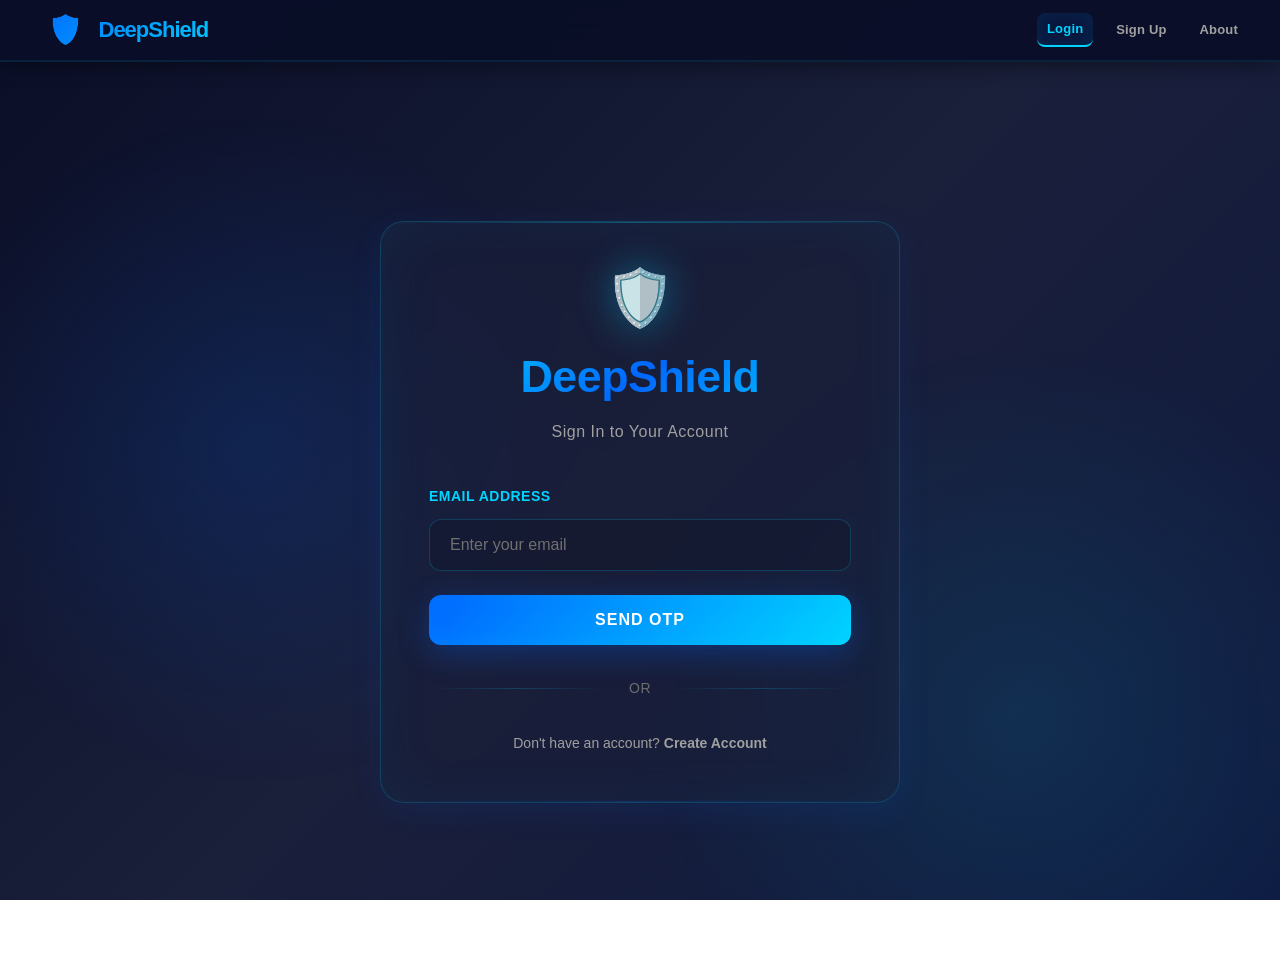
<file: deepfake-detection/index.html>
<!DOCTYPE html>
<html lang="en">
<head>
    <meta charset="UTF-8">
    <meta name="viewport" content="width=device-width, initial-scale=1.0">
    <title>DeepShield - Deepfake Detection System</title>
    <link rel="stylesheet" href="styles.css">
    <link rel="stylesheet" href="animations.css">
    <script src="config.js"></script>
    <script>
        // Check if user is authenticated
        const authToken = localStorage.getItem('authToken');
        const userEmail = localStorage.getItem('userEmail');
        
        if (!authToken || !userEmail) {
            // Redirect to login page if not authenticated
            window.location.href = 'login.html';
        }
    </script>
</head>
<body>
    <!-- Navigation Bar -->
    <nav class="navbar">
        <div class="nav-container">
            <div class="logo">
                <span class="logo-icon">🛡️</span>
                <span class="logo-text">DeepShield</span>
            </div>
            <ul class="nav-links">
                <li><a href="index.html" class="active">Home</a></li>
                <li><a href="image-detection.html">Images</a></li>
                <li><a href="video-detection.html">Videos</a></li>
                <li><a href="audio-detection.html">Audio</a></li>
                <li><a href="scanner.html">Scanner</a></li>
                <li><a href="ai-assistant.html">AI Chat</a></li>
                <li><a href="feedback.html">Feedback</a></li>
                <li><a href="index.html#about">About</a></li>
                <li><a href="profile.html" id="profileLink" class="profile-name" style="display: none;"></a></li>
            </ul>
        </div>
    </nav>

    <!-- Hero Section -->
    <section class="hero">
        <div class="hero-background">
            <div class="glow-sphere glow-1"></div>
            <div class="glow-sphere glow-2"></div>
            <div class="glow-sphere glow-3"></div>
            <div class="mesh-grid"></div>
        </div>
        <div class="hero-content glass animate-up">
            <div class="hero-badge">AI-Powered Authentication</div>
            <h1 class="hero-title">Protecting Truth in the <span class="text-gradient">Digital Era</span></h1>
            <p class="hero-subtitle">Advanced AI detection system providing instant verification for images, videos, and audio content with enterprise-grade precision.</p>
            <div class="hero-buttons">
                <a href="image-detection.html" class="btn btn-primary btn-large">
                    <span class="btn-icon">📸</span>
                    Analyze Image
                </a>
                <a href="video-detection.html" class="btn btn-primary btn-large">
                    <span class="btn-icon">🎥</span>
                    Analyze Video
                </a>
                <a href="audio-detection.html" class="btn btn-primary btn-large">
                    <span class="btn-icon">🎵</span>
                    Analyze Audio
                </a>
                <a href="scanner.html" class="btn btn-secondary btn-large">
                    <span class="btn-icon">🔍</span>
                    Scan URL/QR
                </a>
            </div>
        </div>
    </section>

    <!-- Features Section -->
    <section class="features" id="features">
        <div class="container">
            <h2 class="section-title">Our Detection Technology</h2>
            <div class="features-grid">
                <div class="feature-card glass glass-hover">
                    <div class="feature-icon">📸</div>
                    <h3>Image Analysis</h3>
                    <p>Advanced facial artifact detection using XceptionNet CNN to identify manipulated images with high accuracy.</p>
                </div>

                <div class="feature-card glass glass-hover">
                    <div class="feature-icon">🎥</div>
                    <h3>Video Analysis</h3>
                    <p>Frame-by-frame deepfake detection with temporal consistency checking for comprehensive video authentication.</p>
                </div>

                <div class="feature-card glass glass-hover">
                    <div class="feature-icon">🎵</div>
                    <h3>Audio Analysis</h3>
                    <p>Speech synthesis detection using MFCC feature extraction and CNN classification for audio authenticity verification.</p>
                </div>

                <div class="feature-card glass glass-hover">
                    <div class="feature-icon">🔀</div>
                    <h3>Fusion Logic</h3>
                    <p>Intelligent weighted fusion of multiple detection results for a comprehensive trust score assessment.</p>
                </div>

                <div class="feature-card glass glass-hover">
                    <div class="feature-icon">🧠</div>
                    <h3>Explainable AI</h3>
                    <p>Grad-CAM visualization highlights the regions that influenced the model's decision for transparency.</p>
                </div>

                <div class="feature-card glass glass-hover">
                    <div class="feature-icon">⚡</div>
                    <h3>Real-time Results</h3>
                    <p>Instant analysis and detailed reports with confidence scores and visual indicators for quick decision making.</p>
                </div>
            </div>
        </div>
    </section>
                
    <!-- URL & QR Scanner Section -->
    <section class="scanner-teaser">
        <div class="container">
            <div class="feature-card highlighted full-width">
                <div class="feature-icon">🔍</div>
                <div class="scanner-teaser-content">
                    <h3>URL & QR Scanner</h3>
                    <p>Detect phishing links, malicious redirects, and fraudulent QR codes using advanced heuristic analysis and anomaly detection. Our scanner provides real-time risk scores and transparent explanations for every detection.</p>
                    <ul class="feature-list">
                        <li>Heuristic URL analysis & ML risk assessment</li>
                        <li>QR code link extraction and verification</li>
                        <li>Domain reputation and SSL certificate checking</li>
                    </ul>
                    <a href="scanner.html" class="btn btn-primary">Open Scanner Dashboard</a>
                </div>
            </div>
        </div>
    </section>

    <!-- Models Section -->
    <section class="models">
        <div class="container">
            <h2 class="section-title">ML Models & Techniques</h2>
            <div class="models-grid">
                <div class="model-card glass glass-hover">
                    <h3>XceptionNet</h3>
                    <p class="model-type">CNN Architecture</p>
                    <p>Deep learning CNN based on depthwise separable convolutions for capturing subtle facial artifacts.</p>
                </div>
                <div class="model-card glass glass-hover">
                    <h3>MTCNN</h3>
                    <p class="model-type">Face Detection</p>
                    <p>Multi-task cascaded CNN for detecting and cropping facial regions with landmark precision.</p>
                </div>
                <div class="model-card glass glass-hover">
                    <h3>MFCC</h3>
                    <p class="model-type">Audio Features</p>
                    <p>Mel-Frequency Cepstral Coefficients for extracting meaningful features from audio signals.</p>
                </div>
                <div class="model-card glass glass-hover">
                    <h3>Audio CNN</h3>
                    <p class="model-type">Classification</p>
                    <p>Convolutional Neural Network trained to classify audio as real or synthetically generated.</p>
                </div>
            </div>
        </div>
    </section>

    <!-- How It Works Section -->
    <section class="how-it-works">
        <div class="container">
            <h2 class="section-title">How It Works</h2>
            <div class="workflow">
                <div class="workflow-step">
                    <div class="step-number">1</div>
                    <h3>Upload Content</h3>
                    <p>Select and upload your image, video, or audio file for analysis</p>
                </div>
                <div class="step-arrow">→</div>
                <div class="workflow-step">
                    <div class="step-number">2</div>
                    <h3>Processing</h3>
                    <p>AI models analyze the content for signs of manipulation</p>
                </div>
                <div class="step-arrow">→</div>
                <div class="workflow-step">
                    <div class="step-number">3</div>
                    <h3>Analysis</h3>
                    <p>Multi-modal fusion combines all detection results</p>
                </div>
                <div class="step-arrow">→</div>
                <div class="workflow-step">
                    <div class="step-number">4</div>
                    <h3>Results</h3>
                    <p>Get detailed report with trust score and visual explanations</p>
                </div>
            </div>
        </div>
    </section>

    <!-- About Section -->
    <section class="about" id="about">
        <div class="container">
            <h2 class="section-title">About DeepShield</h2>
            <div class="about-content glass">
                <p>DeepShield is a state-of-the-art deepfake detection system designed to help identify manipulated multimedia content. With advances in AI and deep learning, creating convincing deepfakes has become easier, making detection tools essential for content verification and misinformation prevention.</p>
                <p>Our system combines multiple detection algorithms and machine learning models to provide comprehensive analysis across images, videos, and audio content. We leverage cutting-edge techniques like XceptionNet, MTCNN, and MFCC feature extraction to ensure accurate and reliable results.</p>
                <p>DeepShield is committed to transparency and explainability, providing visual insights into why content was flagged as potentially fake, helping users understand the detection process.</p>
            </div>
        </div>
    </section>

    <!-- Footer -->
    <footer class="footer">
        <div class="container">
            <div class="footer-content">
                <div class="footer-section">
                    <h3>DeepShield</h3>
                    <p>Advanced deepfake detection system</p>
                </div>
                <div class="footer-section">
                    <h4>Navigation</h4>
                    <ul>
                        <li><a href="index.html">Home</a></li>
                        <li><a href="image-detection.html">Image Detection</a></li>
                        <li><a href="video-detection.html">Video Detection</a></li>
                        <li><a href="audio-detection.html">Audio Detection</a></li>
                        <li><a href="scanner.html">URL & QR Scanner</a></li>
                    </ul>
                </div>
                <div class="footer-section">
                    <h4>Technologies</h4>
                    <ul>
                        <li>XceptionNet</li>
                        <li>MTCNN</li>
                        <li>MFCC</li>
                        <li>Grad-CAM</li>
                    </ul>
                </div>
                <div class="footer-section">
                    <h4>Support</h4>
                    <ul>
                        <li><a href="#">Documentation</a></li>
                        <li><a href="#">FAQ</a></li>
                        <li><a href="#">Contact</a></li>
                    </ul>
                </div>
            </div>
            <div class="footer-bottom">
                <p>&copy; 2026 DeepShield. All rights reserved. | Hackathon Project</p>
            </div>
        </div>
    </footer>

    <script src="script.js"></script>
</body>
</html>
</file>
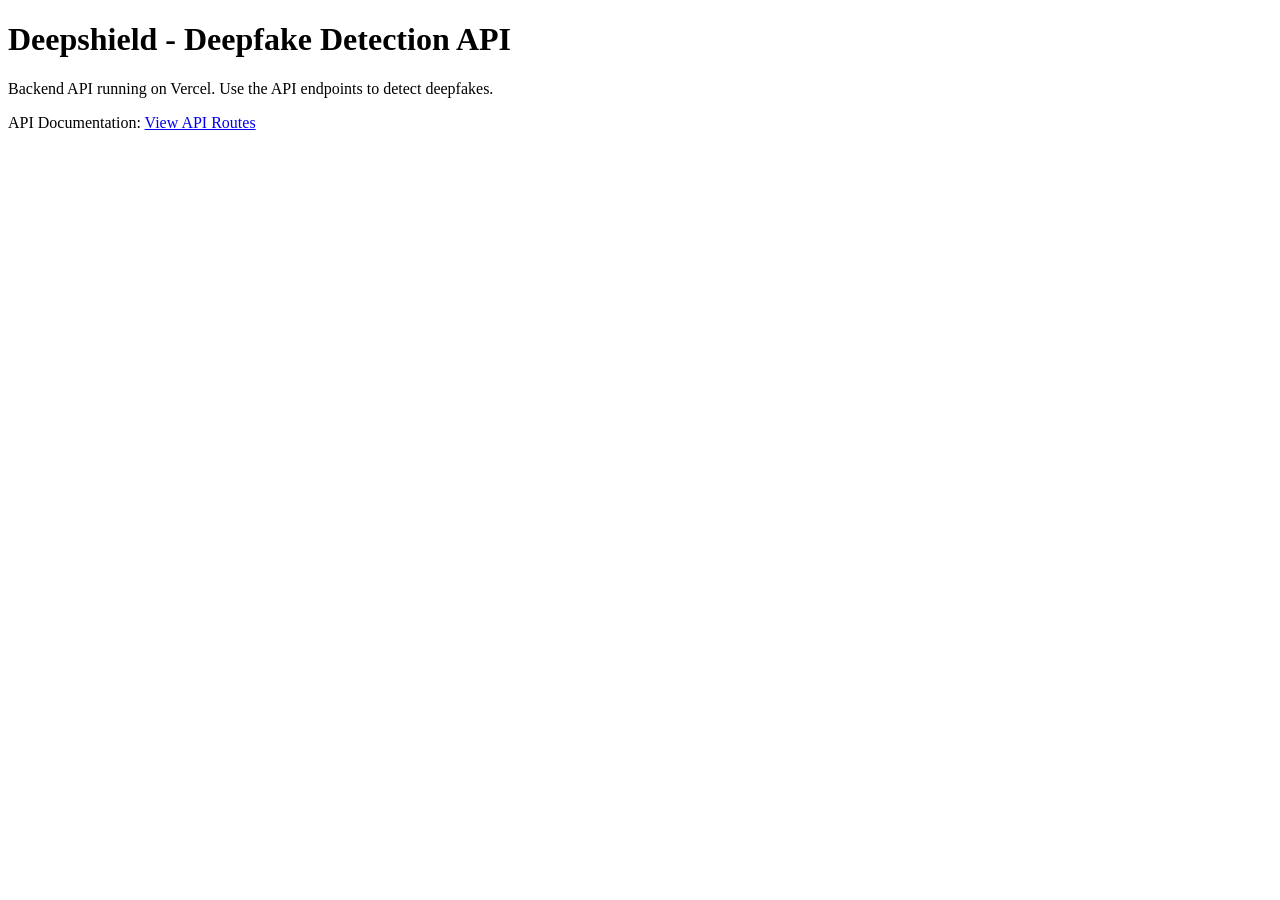
<file: deepfake-detection/public/index.html>
<!DOCTYPE html>
<html>
<head>
  <title>Deepshield API</title>
</head>
<body>
  <h1>Deepshield - Deepfake Detection API</h1>
  <p>Backend API running on Vercel. Use the API endpoints to detect deepfakes.</p>
  <p>API Documentation: <a href="/api">View API Routes</a></p>
</body>
</html>
</file>
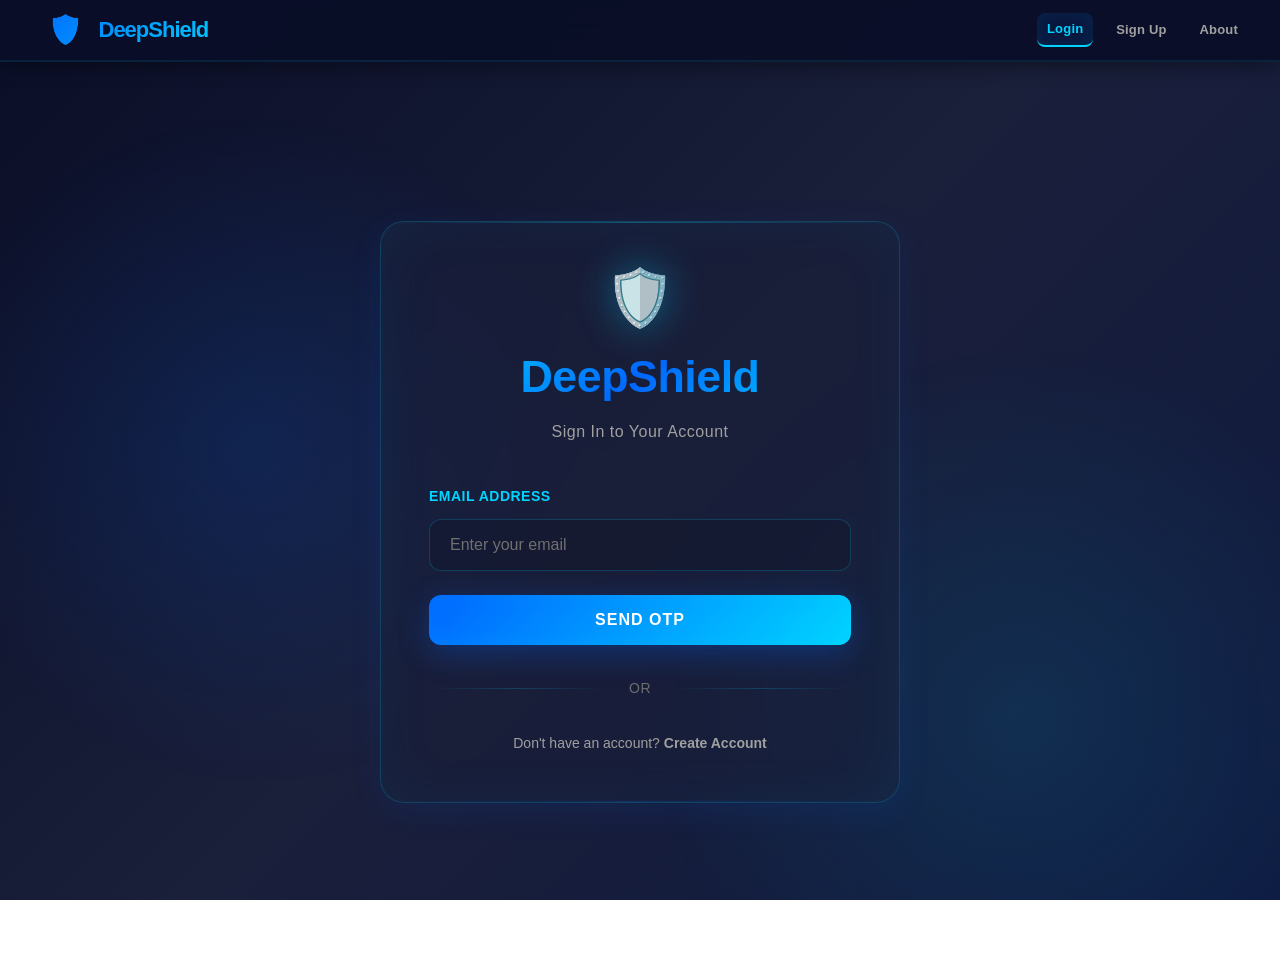
<file: deepfake-detection/ai-assistant.html>
<!DOCTYPE html>
<html lang="en">
<head>
    <meta charset="UTF-8">
    <meta name="viewport" content="width=device-width, initial-scale=1.0">
    <title>AI Assistant - DeepShield</title>
    <link rel="stylesheet" href="styles.css">
    <link rel="stylesheet" href="animations.css">
    <script src="config.js"></script>
    <script>
        // Check if user is authenticated
        const authToken = localStorage.getItem('authToken');
        const userEmail = localStorage.getItem('userEmail');
        
        if (!authToken || !userEmail) {
            // Redirect to login page if not authenticated
            window.location.href = 'login.html';
        }
    </script>
</head>
<body>
    <!-- Navigation Bar -->
    <nav class="navbar">
        <div class="nav-container">
            <div class="logo">
                <span class="logo-icon">🛡️</span>
                <span class="logo-text">DeepShield</span>
            </div>
            <ul class="nav-links">
                <li><a href="index.html">Home</a></li>
                <li><a href="image-detection.html">Images</a></li>
                <li><a href="video-detection.html">Videos</a></li>
                <li><a href="audio-detection.html">Audio</a></li>
                <li><a href="ai-assistant.html" class="active">AI Chat</a></li>
                <li><a href="feedback.html">Feedback</a></li>
                <li><a href="index.html#about">About</a></li>
                <li><a href="profile.html" id="profileLink" class="profile-name" style="display: none;"></a></li>
            </ul>
        </div>
    </nav>

    <!-- AI Assistant Container -->
    <div class="detection-container animate-in">
        <div class="detection-header glass">
            <div class="header-content">
                <div class="hero-badge">AI Intelligence</div>
                <h1>DeepShield <span class="text-gradient">AI Assistant</span></h1>
                <p>Equipped with advanced multi-modal knowledge to help you decode digital authenticity and understand detection fingerprints.</p>
            </div>
            <div class="header-background">
                <div class="glow-sphere glow-1"></div>
            </div>
        </div>

        <div class="detection-content glass">
            <div class="ai-assistant-wrapper">
                <!-- Chat Area -->
                <div class="ai-chat-box glass-accent">
                    <div class="ai-chat-messages" id="chatContainer">
                        <div class="ai-message assistant-msg">
                            <div class="ai-msg-content glass">
                                👋 Hello! I'm your DeepShield AI Assistant. I can help you understand deepfake detection results, answer questions about digital media authenticity, and provide insights about AI security. How can I assist you today?
                            </div>
                        </div>
                    </div>

                    <!-- Suggestions -->
                    <div class="ai-suggestions-premium" id="suggestions">
                        <div class="suggestion-chip" onclick="sendSuggestion('What is deepfake detection?')">What is deepfake detection?</div>
                        <div class="suggestion-chip" onclick="sendSuggestion('How accurate is your detection?')">How accurate is your detection?</div>
                        <div class="suggestion-chip" onclick="sendSuggestion('What indicators show a deepfake?')">What indicators show a deepfake?</div>
                        <div class="suggestion-chip" onclick="sendSuggestion('How can I verify media authenticity?')">How can I verify media authenticity?</div>
                    </div>

                    <!-- Input Area -->
                    <div class="ai-input-section-premium">
                        <div class="voice-status-indicator" id="voiceStatus"></div>
                        <div class="ai-input-row">
                            <textarea 
                                id="messageInput" 
                                placeholder="Consult the Oracle..." 
                                rows="1"
                            ></textarea>
                            <div class="ai-controls-group">
                                <button id="voiceRecordBtn" class="control-btn voice-btn" title="Record" onclick="toggleVoiceRecord()" style="display: none;">
                                    <span class="btn-icon">🎤</span>
                                </button>
                                <button id="sendBtn" class="control-btn send-btn" onclick="sendMessage()">
                                    <span class="btn-icon">🚀</span>
                                </button>
                            </div>
                        </div>
                        
                        <div class="ai-utility-bar">
                            <button class="utility-btn" onclick="clearChat()">🗑️ Clear</button>
                            <button class="utility-btn" onclick="exportChat()">📤 Export</button>
                            <button class="utility-btn" id="voiceStatusBtn" onclick="checkVoiceFeatures()" style="display: none;">🎤 Voice Beta</button>
                        </div>
                    </div>
                </div>
            </div>
        </div>
    </div>

    <!-- Footer -->
    <footer class="footer">
        <div class="container">
            <div class="footer-content">
                <div class="footer-section">
                    <h4>DeepShield</h4>
                    <p>Advanced AI-powered deepfake detection system for images, videos, and audio.</p>
                </div>
                <div class="footer-section">
                    <h4>Quick Links</h4>
                    <ul>
                        <li><a href="index.html">Home</a></li>
                        <li><a href="image-detection.html">Image Detection</a></li>
                        <li><a href="video-detection.html">Video Detection</a></li>
                        <li><a href="audio-detection.html">Audio Detection</a></li>
                    </ul>
                </div>
                <div class="footer-section">
                    <h4>Technology</h4>
                    <ul>
                        <li>XceptionNet CNN</li>
                        <li>Temporal Analysis</li>
                        <li>MFCC Features</li>
                        <li>Fusion Logic</li>
                    </ul>
                </div>
            </div>
            <div class="footer-bottom">
                <p>&copy; 2024 DeepShield. All rights reserved.</p>
            </div>
        </div>
    </footer>

    <style>
        /* AI Assistant Specific Styles */
        /* Premium AI Assistant Overhaul */
        .ai-assistant-wrapper {
            max-width: 1000px;
            margin: 0 auto;
            height: 700px;
        }

        .ai-chat-box {
            background: rgba(15, 23, 42, 0.4);
            border: 1px solid var(--glass-border);
            border-radius: 32px;
            overflow: hidden;
            display: flex;
            flex-direction: column;
            height: 100%;
            box-shadow: var(--shadow-soft);
            backdrop-filter: blur(20px);
        }

        .ai-chat-messages {
            flex: 1;
            overflow-y: auto;
            padding: 32px;
            display: flex;
            flex-direction: column;
            gap: 24px;
            scrollbar-width: thin;
            scrollbar-color: var(--primary-neon) transparent;
        }

        .ai-message {
            display: flex;
            max-width: 85%;
            animation: messageEntry 0.5s cubic-bezier(0.16, 1, 0.3, 1) forwards;
        }

        @keyframes messageEntry {
            from { opacity: 0; transform: translateY(20px) scale(0.95); }
            to { opacity: 1; transform: translateY(0) scale(1); }
        }

        .ai-message.user-msg {
            align-self: flex-end;
            flex-direction: row-reverse;
        }

        .ai-msg-content {
            padding: 16px 24px;
            border-radius: 20px;
            font-size: 15px;
            line-height: 1.6;
            position: relative;
        }

        .user-msg .ai-msg-content {
            background: var(--gradient-primary);
            color: white;
            border-bottom-right-radius: 4px;
            box-shadow: 0 4px 15px rgba(0, 102, 255, 0.3);
        }

        .assistant-msg .ai-msg-content {
            background: rgba(255, 255, 255, 0.03);
            border: 1px solid rgba(255, 255, 255, 0.08);
            color: var(--text-main);
            border-bottom-left-radius: 4px;
        }

        .ai-suggestions-premium {
            display: flex;
            flex-wrap: wrap;
            gap: 12px;
            padding: 0 32px 24px;
            justify-content: center;
        }

        .suggestion-chip {
            padding: 10px 18px;
            background: rgba(255, 255, 255, 0.03);
            border: 1px solid var(--glass-border);
            border-radius: 100px;
            color: var(--text-muted);
            font-size: 13px;
            cursor: pointer;
            transition: var(--transition);
        }

        .suggestion-chip:hover {
            background: rgba(0, 242, 255, 0.1);
            border-color: var(--primary-neon);
            color: var(--primary-neon);
            transform: translateY(-2px);
            box-shadow: 0 5px 15px rgba(0, 242, 255, 0.1);
        }

        .ai-input-section-premium {
            padding: 24px 32px;
            background: rgba(15, 23, 42, 0.6);
            border-top: 1px solid var(--glass-border);
        }

        .ai-input-row {
            display: flex;
            gap: 16px;
            align-items: flex-end;
            background: rgba(255, 255, 255, 0.02);
            border: 1px solid var(--glass-border);
            border-radius: 20px;
            padding: 8px 16px;
            transition: var(--transition);
        }

        .ai-input-row:focus-within {
            border-color: var(--primary-neon);
            background: rgba(255, 255, 255, 0.05);
            box-shadow: 0 0 20px rgba(0, 242, 255, 0.1);
        }

        #messageInput {
            flex: 1;
            background: transparent;
            border: none;
            color: white;
            padding: 12px 0;
            font-size: 15px;
            resize: none;
            max-height: 120px;
        }

        #messageInput:focus {
            outline: none;
        }

        .ai-controls-group {
            display: flex;
            gap: 8px;
            padding-bottom: 4px;
        }

        .control-btn {
            width: 44px;
            height: 44px;
            border-radius: 14px;
            border: 1px solid var(--glass-border);
            background: rgba(255, 255, 255, 0.05);
            color: white;
            cursor: pointer;
            transition: var(--transition);
            display: flex;
            align-items: center;
            justify-content: center;
        }

        .send-btn {
            background: var(--gradient-primary);
            border-color: transparent;
        }

        .control-btn:hover {
            transform: scale(1.05);
            border-color: var(--primary-neon);
        }

        .ai-utility-bar {
            display: flex;
            gap: 16px;
            margin-top: 16px;
            opacity: 0.6;
            transition: var(--transition);
        }

        .ai-utility-bar:hover {
            opacity: 1;
        }

        .utility-btn {
            background: transparent;
            border: none;
            color: var(--text-muted);
            font-size: 12px;
            cursor: pointer;
            display: flex;
            align-items: center;
            gap: 6px;
            transition: var(--transition);
        }

        .utility-btn:hover {
            color: var(--primary-neon);
        }

        @media (max-width: 768px) {
            .ai-voice-controls {
                flex-direction: column;
            }

            .btn-voice {
                width: 100%;
                justify-content: center;
            }

            .voice-status {
                width: 100%;
            }
        }
    </style>

    <script>
        const chatContainer = document.getElementById('chatContainer');
        const messageInput = document.getElementById('messageInput');
        const sendBtn = document.getElementById('sendBtn');
        const suggestionsDiv = document.getElementById('suggestions');

        let conversationHistory = [];
        let currentAnalysisId = null;
        let isWaitingForResponse = false;

        // Get analysis ID from URL parameters if available
        const urlParams = new URLSearchParams(window.location.search);
        currentAnalysisId = urlParams.get('analysis_id') || null;

        // Allow Enter key to send message (Shift+Enter for new line)
        messageInput.addEventListener('keydown', function(event) {
            if (event.key === 'Enter' && !event.shiftKey) {
                event.preventDefault();
                sendMessage();
            }
        });

        // Auto-resize textarea
        messageInput.addEventListener('input', function() {
            this.style.height = 'auto';
            this.style.height = Math.min(this.scrollHeight, 100) + 'px';
        });

        function addMessage(content, isUser = false) {
            const messageDiv = document.createElement('div');
            messageDiv.className = `ai-message ${isUser ? 'user-msg' : 'assistant-msg'}`;
            
            const contentDiv = document.createElement('div');
            contentDiv.className = 'ai-msg-content glass';
            
            if (isUser) {
                contentDiv.textContent = content;
            } else {
                // Format assistant responses with proper text wrapping and line breaks
                contentDiv.innerHTML = formatResponse(content);
            }
            
            messageDiv.appendChild(contentDiv);
            chatContainer.appendChild(messageDiv);
            chatContainer.scrollTop = chatContainer.scrollHeight;

            if (!isUser) {
                conversationHistory.push({
                    role: 'assistant',
                    content: content
                });
            } else {
                conversationHistory.push({
                    role: 'user',
                    content: content
                });
            }
        }

        function formatResponse(text) {
            // Preserve existing line breaks and add proper formatting
            return text
                .split('\n')
                .map(line => {
                    line = line.trim();
                    if (!line) return '<br>';
                    
                    // Format numbered lists
                    if (/^\d+\.\s/.test(line)) {
                        return `<div class="list-item"><strong>${line}</strong></div>`;
                    }
                    
                    // Format bullet points
                    if (/^[\*\-]\s/.test(line)) {
                        return `<div class="bullet-item">${line}</div>`;
                    }
                    
                    // Format bold text markers
                    line = line.replace(/\*\*(.*?)\*\*/g, '<strong>$1</strong>');
                    line = line.replace(/\*\*(.*?):/g, '<strong>$1:</strong>');
                    
                    return `<div class="text-line">${line}</div>`;
                })
                .join('')
                .replace(/<br><br>+/g, '<br>')
                .replace(/<br>$/, '');
        }

        function showTypingIndicator() {
            const messageDiv = document.createElement('div');
            messageDiv.className = 'ai-message assistant-msg';
            messageDiv.id = 'typingIndicator';
            
            const contentDiv = document.createElement('div');
            contentDiv.className = 'typing-indicator';
            contentDiv.innerHTML = `
                <div class="typing-dot"></div>
                <div class="typing-dot"></div>
                <div class="typing-dot"></div>
            `;
            
            messageDiv.appendChild(contentDiv);
            chatContainer.appendChild(messageDiv);
            chatContainer.scrollTop = chatContainer.scrollHeight;
        }

        function removeTypingIndicator() {
            const typingIndicator = document.getElementById('typingIndicator');
            if (typingIndicator) {
                typingIndicator.remove();
            }
        }

        async function sendMessage() {
            const message = messageInput.value.trim();
            
            if (!message || isWaitingForResponse) {
                return;
            }

            // Hide suggestions on first message
            if (conversationHistory.length === 0) {
                suggestionsDiv.style.display = 'none';
            }

            addMessage(message, true);
            messageInput.value = '';
            messageInput.style.height = 'auto';
            
            sendBtn.disabled = true;
            isWaitingForResponse = true;
            showTypingIndicator();

            try {
                const response = await fetch(getApiUrl('/api/chat'), {
                    method: 'POST',
                    headers: {
                        'Content-Type': 'application/json',
                    },
                    body: JSON.stringify({
                        message: message,
                        history: conversationHistory,
                        analysis_id: currentAnalysisId
                    })
                });

                removeTypingIndicator();

                if (!response.ok) {
                    const error = await response.json();
                    throw new Error(error.error || 'Failed to get response');
                }

                const data = await response.json();
                addMessage(data.response, false);

            } catch (error) {
                removeTypingIndicator();
                console.error('Error:', error);
                const errorMsg = `⚠️ Error: ${error.message}. Please check if the backend server is running.`;
                const messageDiv = document.createElement('div');
                messageDiv.className = 'ai-message assistant-msg';
                const contentDiv = document.createElement('div');
                contentDiv.className = 'ai-msg-content error-message';
                contentDiv.textContent = errorMsg;
                messageDiv.appendChild(contentDiv);
                chatContainer.appendChild(messageDiv);
            } finally {
                sendBtn.disabled = false;
                isWaitingForResponse = false;
                messageInput.focus();
            }
        }

        function sendSuggestion(suggestion) {
            messageInput.value = suggestion;
            messageInput.focus();
            sendMessage();
        }

        function clearChat() {
            if (confirm('Are you sure you want to clear the chat history?')) {
                conversationHistory = [];
                chatContainer.innerHTML = `
                    <div class="ai-message assistant-msg">
                        <div class="ai-msg-content glass">
                            👋 Hello! I'm your DeepShield AI Assistant. How can I help you today?
                        </div>
                    </div>
                `;
                suggestionsDiv.style.display = 'flex';
                messageInput.focus();
            }
        }

        async function exportChat() {
            if (conversationHistory.length === 0) {
                alert('No chat to export!');
                return;
            }

            let exportText = 'DeepShield Chat Export\n';
            exportText += `Generated: ${new Date().toLocaleString()}\n`;
            exportText += '='.repeat(60) + '\n\n';

            for (const msg of conversationHistory) {
                exportText += `[${msg.role.toUpperCase()}]\n${msg.content}\n\n`;
                exportText += '-'.repeat(60) + '\n\n';
            }

            const blob = new Blob([exportText], { type: 'text/plain' });
            const url = window.URL.createObjectURL(blob);
            const a = document.createElement('a');
            a.href = url;
            a.download = `deepshield_chat_${new Date().getTime()}.txt`;
            document.body.appendChild(a);
            a.click();
            window.URL.revokeObjectURL(url);
            document.body.removeChild(a);
        }

        // Load chat history if available
        async function loadChatHistory() {
            if (currentAnalysisId) {
                try {
                    const response = await fetch(getApiUrl(`/api/chat/history/${currentAnalysisId}`));
                    if (response.ok) {
                        const data = await response.json();
                        if (data.history && data.history.length > 0) {
                            chatContainer.innerHTML = '';
                            for (const chat of data.history) {
                                addMessage(chat.user_message, true);
                                addMessage(chat.assistant_response, false);
                            }
                            suggestionsDiv.style.display = 'none';
                        }
                    }
                } catch (error) {
                    console.log('Could not load chat history:', error);
                }
            }
        }

        // Load chat history on page load
        window.addEventListener('load', loadChatHistory);

        // ========== VOICE ASSISTANT FUNCTIONS ==========
        let voiceAssistant = null;
        let isVoiceRecording = false;
        let isVoiceChat = false;

        /**
         * Initialize voice assistant
         */
        async function initializeVoiceAssistant() {
            voiceAssistant = new VoiceAssistant(getApiUrl(''));
            
            // Set up callbacks
            voiceAssistant.onRecordingStart = () => {
                updateVoiceStatus('Recording...', 'recording');
            };
            
            voiceAssistant.onRecordingStop = () => {
                updateVoiceStatus('Processing...', 'processing');
            };
            
            voiceAssistant.onTranscriptionComplete = (text) => {
                messageInput.value = text;
                updateVoiceStatus('Transcribed', 'success');
            };
            
            voiceAssistant.onSpeechStart = () => {
                updateVoiceStatus('Playing response...', 'processing');
            };
            
            voiceAssistant.onSpeechComplete = () => {
                updateVoiceStatus('Ready', 'ready');
            };
            
            voiceAssistant.onError = (error) => {
                console.error('Voice error:', error);
                updateVoiceStatus('❌ ' + error, 'error');
                alert('Voice Error: ' + error);
            };

            // Check voice availability
            await checkVoiceFeatures();
        }

        /**
         * Check and display voice features availability
         */
        async function checkVoiceFeatures() {
            if (!voiceAssistant) return;

            try {
                const status = await voiceAssistant.checkVoiceAvailability();
                const recordBtn = document.getElementById('voiceRecordBtn');
                const chatBtn = document.getElementById('voiceChatBtn');
                const statusBtn = document.getElementById('voiceStatusBtn');

                if (status.voice_available && status.groq_available) {
                    recordBtn.style.display = 'inline-block';
                    chatBtn.style.display = 'inline-block';
                    statusBtn.style.display = 'inline-block';
                    updateVoiceStatus('✓ Voice Ready', 'ready');
                } else {
                    updateVoiceStatus('⚠ Voice unavailable', 'error');
                    if (!status.voice_available) {
                        console.warn('Voice features not available');
                    }
                    if (!status.groq_available) {
                        console.warn('Groq AI not available');
                    }
                }
            } catch (error) {
                console.error('Error checking voice features:', error);
                updateVoiceStatus('❌ Check failed', 'error');
            }
        }

        /**
         * Toggle voice recording
         */
        async function toggleVoiceRecord() {
            if (!voiceAssistant) return;

            try {
                if (!isVoiceRecording) {
                    // Start recording
                    await voiceAssistant.startRecording();
                    isVoiceRecording = true;
                    document.getElementById('voiceRecordBtn').classList.add('recording');
                    document.getElementById('voiceRecordBtn').querySelector('.voice-text').textContent = 'Stop';
                } else {
                    // Stop recording and transcribe
                    const audioBlob = await voiceAssistant.stopRecording();
                    isVoiceRecording = false;
                    document.getElementById('voiceRecordBtn').classList.remove('recording');
                    document.getElementById('voiceRecordBtn').querySelector('.voice-text').textContent = 'Record';

                    if (audioBlob) {
                        updateVoiceStatus('Transcribing...', 'processing');
                        await voiceAssistant.transcribeAudio(audioBlob, 'en-US');
                    }
                }
            } catch (error) {
                console.error('Recording error:', error);
                isVoiceRecording = false;
                document.getElementById('voiceRecordBtn').classList.remove('recording');
                document.getElementById('voiceRecordBtn').querySelector('.voice-text').textContent = 'Record';
                updateVoiceStatus('❌ Recording failed', 'error');
            }
        }

        /**
         * Toggle voice chat (record & get voice response)
         */
        async function toggleVoiceChat() {
            if (!voiceAssistant) return;

            try {
                if (!isVoiceChat) {
                    // Start voice chat
                    isVoiceChat = true;
                    document.getElementById('voiceChatBtn').classList.add('active');
                    document.getElementById('voiceChatBtn').querySelector('.voice-text').textContent = 'Stop Chat';
                    updateVoiceStatus('🎤 Listening...', 'recording');

                    await voiceAssistant.startRecording();
                } else {
                    // End recording and process voice chat
                    isVoiceChat = false;
                    document.getElementById('voiceChatBtn').classList.remove('active');
                    document.getElementById('voiceChatBtn').querySelector('.voice-text').textContent = 'Voice Chat';

                    const audioBlob = await voiceAssistant.stopRecording();

                    if (audioBlob) {
                        updateVoiceStatus('Processing...', 'processing');
                        try {
                            console.log('🎯 Starting voice chat request...');
                            const voiceChatResponse = await voiceAssistant.voiceChat(
                                audioBlob,
                                'en-US',
                                'wav',
                                currentAnalysisId
                            );
                            
                            console.log('🎯 Voice chat response received:', voiceChatResponse);
                            console.log('🎯 Response type:', typeof voiceChatResponse);
                            console.log('🎯 Response keys:', voiceChatResponse ? Object.keys(voiceChatResponse) : 'null');
                            console.log('🎯 user_text:', voiceChatResponse?.user_text);
                            console.log('🎯 assistant_text:', voiceChatResponse?.assistant_text);
                            
                            // Add messages to chat from the response data
                            if (voiceChatResponse && voiceChatResponse.user_text && voiceChatResponse.assistant_text) {
                                console.log('✅ Adding user message to chat...');
                                addMessage(voiceChatResponse.user_text, true);
                                console.log('✅ User message added');
                                console.log('✅ Adding assistant message to chat...');
                                addMessage(voiceChatResponse.assistant_text, false);
                                console.log('✅ Assistant message added');
                                console.log('✅ Updating status...');
                                updateVoiceStatus('✓ Voice response received', 'ready');
                                console.log('✅ Status updated');
                            } else {
                                console.error('❌ Voice response missing text fields:', voiceChatResponse);
                                const missingFields = [];
                                if (!voiceChatResponse) missingFields.push('response is null/undefined');
                                if (!voiceChatResponse?.user_text) missingFields.push('user_text');
                                if (!voiceChatResponse?.assistant_text) missingFields.push('assistant_text');
                                updateVoiceStatus('❌ Missing: ' + missingFields.join(', '), 'error');
                            }
                        } catch (voiceError) {
                            console.error('❌ Voice chat processing error:', voiceError);
                            console.error('❌ Error stack:', voiceError.stack);
                            updateVoiceStatus('❌ Error: ' + voiceError.message, 'error');
                            throw voiceError;
                        }
                    }
                }
            } catch (error) {
                console.error('Voice chat error:', error);
                isVoiceChat = false;
                document.getElementById('voiceChatBtn').classList.remove('active');
                document.getElementById('voiceChatBtn').querySelector('.voice-text').textContent = 'Voice Chat';
                updateVoiceStatus('❌ Voice chat error: ' + error.message, 'error');
                alert('Voice chat error: ' + error.message);
            }
        }

        /**
         * Update voice status display
         */
        function updateVoiceStatus(message, status = 'default') {
            const statusEl = document.getElementById('voiceStatus');
            if (statusEl) {
                statusEl.textContent = message;
                statusEl.className = 'voice-status ' + status;
            }
        }

        // Initialize voice assistant when page loads
        window.addEventListener('load', () => {
            initializeVoiceAssistant();
        });
    </script>
    <script src="voice-assistant.js"></script>
    <script src="script.js"></script>
</body>
</html>
</file>
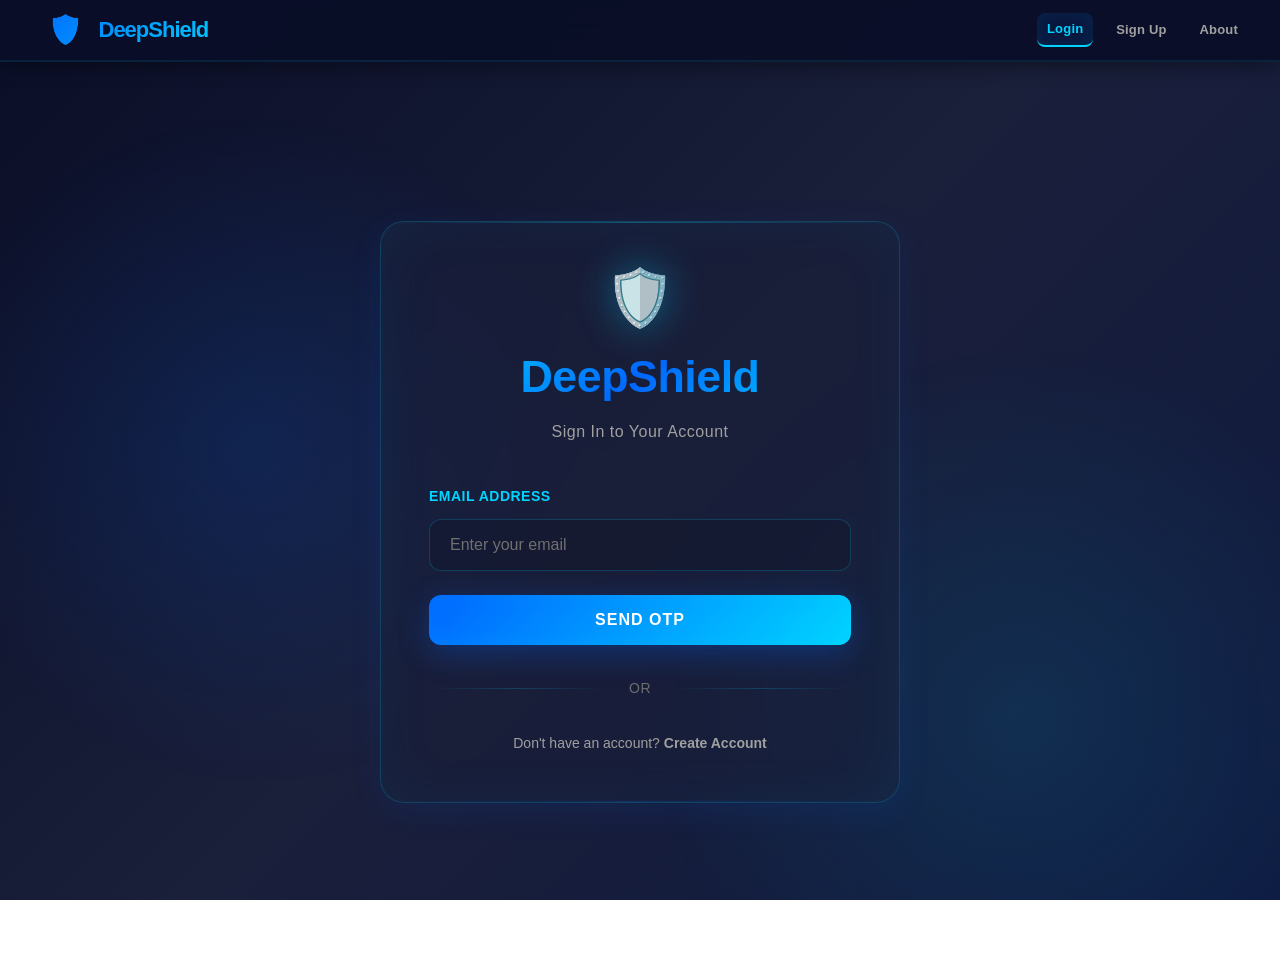
<file: deepfake-detection/audio-detection.html>
<!DOCTYPE html>
<html lang="en">
<head>
    <meta charset="UTF-8">
    <meta name="viewport" content="width=device-width, initial-scale=1.0">
    <title>Audio Deepfake Detection - DeepShield</title>
    <link rel="stylesheet" href="styles.css">
    <link rel="stylesheet" href="animations.css">
    <script src="config.js"></script>
    <script>
        // Check if user is authenticated
        const authToken = localStorage.getItem('authToken');
        const userEmail = localStorage.getItem('userEmail');
        
        if (!authToken || !userEmail) {
            // Redirect to login page if not authenticated
            window.location.href = 'login.html';
        }
    </script>
</head>
<body>
    <!-- Navigation Bar -->
    <nav class="navbar">
        <div class="nav-container">
            <div class="logo">
                <span class="logo-icon">🛡️</span>
                <span class="logo-text">DeepShield</span>
            </div>
            <ul class="nav-links">
                <li><a href="index.html">Home</a></li>
                <li><a href="image-detection.html">Images</a></li>
                <li><a href="video-detection.html">Videos</a></li>
                <li><a href="audio-detection.html" class="active">Audio</a></li>
                <li><a href="ai-assistant.html">AI Chat</a></li>
                <li><a href="feedback.html">Feedback</a></li>
                <li><a href="index.html#about">About</a></li>
                <li><a href="profile.html" id="profileLink" class="profile-name" style="display: none;"></a></li>
            </ul>
        </div>
    </nav>

    <!-- Detection Container -->
    <div class="detection-container animate-in">
        <div class="detection-header glass">
            <div class="header-content">
                <div class="hero-badge">Acoustic Analysis</div>
                <h1>Audio <span class="text-gradient">Deepfake Detection</span></h1>
                <p>Speech synthesis detection using MFCC feature extraction and deep learning classification to identify AI-generated voices with high accuracy.</p>
            </div>
            <div class="header-background">
                <div class="glow-sphere glow-3"></div>
            </div>
        </div>

        <div class="detection-content glass">
            <!-- Upload Section -->
            <div class="upload-section">
                <div class="upload-area-premium" id="uploadArea">
                    <div class="upload-glow"></div>
                    <div class="upload-icon-wrapper">
                        <span class="upload-icon">🎵</span>
                    </div>
                    <div class="upload-text">
                        <h3>Secure Audio Portal</h3>
                        <p>Drag and drop audio here or <span class="browse-link">browse files</span></p>
                        <span class="file-support">Supported: MP3, WAV, M4A (Max 20MB)</span>
                    </div>
                    <input type="file" id="fileInput" accept="audio/*" hidden>
                </div>
                <div class="file-info-premium" id="fileInfo" style="display: none;">
                    <div class="file-details">
                        <span class="file-icon">📻</span>
                        <p id="fileName"></p>
                    </div>
                    <button type="button" class="btn btn-secondary btn-sm" onclick="clearFile()">Change File</button>
                </div>
            </div>

            <!-- Audio Preview Section -->
            <div class="preview-section" id="previewSection" style="display: none;">
                <div class="audio-player">
                    <audio id="previewAudio" controls style="width: 100%; margin-bottom: 20px;">
                        <source id="audioSource" src="" type="audio/mpeg">
                        Your browser does not support the audio element.
                    </audio>
                </div>
                <div class="audio-info">
                    <p><strong>Duration:</strong> <span id="audioDuration">0:00</span></p>
                    <p><strong>Sample Rate:</strong> <span id="sampleRate">N/A</span></p>
                </div>
            </div>

            <!-- Waveform Visualization -->
            <div class="waveform-container" id="waveformContainer" style="display: none;">
                <h3>Audio Waveform</h3>
                <canvas id="waveformCanvas" class="waveform-canvas"></canvas>
            </div>

            <!-- Analysis Button -->
            <div class="button-container">
                <button class="btn btn-primary btn-large" id="analyzeBtn" onclick="analyzeAudio()" style="display: none;">
                    🔍 Analyze Audio
                </button>
            </div>

            <!-- Loading Spinner -->
            <div class="loading-spinner" id="loadingSpinner" style="display: none;">
                <div class="spinner"></div>
                <div class="progress-container">
                    <p id="loadingText">Extracting MFCC features and analyzing speech...</p>
                    <div class="progress-bar">
                        <div class="progress-fill" id="progressFill"></div>
                    </div>
                    <p class="progress-percentage" id="progressPercentage">0%</p>
                </div>
            </div>

            <!-- Results Section -->
            <div class="results-section" id="resultsSection" style="display: none;">
                <h2>Audio Analysis Results</h2>

                <div class="trust-score-container">
                    <div class="trust-score-card">
                        <h3>Overall Trust Score</h3>
                        <div class="trust-meter">
                            <div class="trust-bar" id="trustBar"></div>
                        </div>
                        <p class="trust-percentage" id="trustPercentage">0%</p>
                    </div>
                </div>

                <!-- 🤖 AI-Powered Analysis Section (Dedicated) -->
                <div id="aiReasonsContainer" class="ai-analysis-section" style="display: none;">
                    <!-- Content will be injected here by JavaScript -->
                </div>

                <div class="results-grid">
                    <div class="result-card">
                        <h3>📊 Speech Analysis</h3>
                        <div class="result-item">
                            <label>Speech Synthesis Probability:</label>
                            <div class="confidence-bar">
                                <div class="confidence-fill" id="synthesisConfidence"></div>
                            </div>
                            <span id="synthesisScore">0%</span>
                        </div>
                        <div class="result-item">
                            <label>Voice Authenticity:</label>
                            <div class="confidence-bar">
                                <div class="confidence-fill" id="authenticityConfidence"></div>
                            </div>
                            <span id="authenticityScore">0%</span>
                        </div>
                    </div>

                    <div class="result-card">
                        <h3>📈 MFCC Features</h3>
                        <p class="info-text">Mel-Frequency Cepstral Coefficients analysis:</p>
                        <div class="result-item">
                            <label>Spectral Consistency:</label>
                            <div class="confidence-bar">
                                <div class="confidence-fill" id="spectralConfidence"></div>
                            </div>
                            <span id="spectralScore">0%</span>
                        </div>
                        <div class="result-item">
                            <label>Frequency Stability:</label>
                            <div class="confidence-bar">
                                <div class="confidence-fill" id="frequencyConfidence"></div>
                            </div>
                            <span id="frequencyScore">0%</span>
                        </div>
                    </div>

                    <div class="result-card">
                        <h3>🎯 Detection Verdict</h3>
                        <div class="verdict-box" id="verdictBox">
                            <p id="verdictText"></p>
                            <p class="verdict-confidence" id="verdictConfidence"></p>
                        </div>
                    </div>
                </div>

                <!-- MFCC Spectrogram -->
                <div class="result-card full-width">
                    <h3>🎵 MFCC Spectrogram</h3>
                    <p class="info-text">Visual representation of audio features extracted from the speech signal:</p>
                    <div class="spectrogram-container">
                        <canvas id="spectrogramCanvas" class="spectrogram-canvas"></canvas>
                    </div>
                </div>

                <!-- Frequency Analysis -->
                <div class="result-card full-width">
                    <h3>📊 Frequency Analysis</h3>
                    <div class="frequency-analysis">
                        <canvas id="frequencyChart" class="frequency-chart"></canvas>
                    </div>
                </div>

                <div class="result-card full-width">
                    <h3>📋 Detailed Report</h3>
                    <div class="report-details">
                        <div class="report-item">
                            <span class="report-label">File Analyzed:</span>
                            <span id="reportFileName"></span>
                        </div>
                        <div class="report-item">
                            <span class="report-label">File Size:</span>
                            <span id="reportFileSize"></span>
                        </div>
                        <div class="report-item">
                            <span class="report-label">Audio Duration:</span>
                            <span id="reportDuration"></span>
                        </div>
                        <div class="report-item">
                            <span class="report-label">Sample Rate:</span>
                            <span id="reportSampleRate"></span>
                        </div>
                        <div class="report-item">
                            <span class="report-label">Analysis Time:</span>
                            <span id="reportTime">0.00s</span>
                        </div>
                        <div class="report-item">
                            <span class="report-label">Models Used:</span>
                            <span>MFCC Feature Extraction, Audio CNN</span>
                        </div>
                        <div class="report-item">
                            <span class="report-label">Recommendation:</span>
                            <span id="reportRecommendation"></span>
                        </div>
                    </div>
                </div>

                <div class="button-container">
                    <button class="btn btn-secondary" onclick="downloadReport()">📥 Download Report</button>
                    <button class="btn btn-secondary" onclick="analyzeAnother()">🔄 Analyze Another</button>
                </div>
            </div>

            <!-- Error Section -->
            <div class="error-section" id="errorSection" style="display: none;">
                <div class="error-box">
                    <p id="errorMessage"></p>
                    <button class="btn btn-secondary" onclick="clearError()">Dismiss</button>
                </div>
            </div>
        </div>

        <!-- Information Section -->
        <div class="info-section">
            <h2>How Audio Detection Works</h2>
            <div class="info-grid">
                <div class="info-card">
                    <h3>1. Audio Processing</h3>
                    <p>Audio file is loaded and processed for feature extraction.</p>
                </div>
                <div class="info-card">
                    <h3>2. MFCC Extraction</h3>
                    <p>Mel-Frequency Cepstral Coefficients capture audio characteristics.</p>
                </div>
                <div class="info-card">
                    <h3>3. Feature Analysis</h3>
                    <p>CNN model analyzes MFCC features for synthetic speech detection.</p>
                </div>
                <div class="info-card">
                    <h3>4. Authenticity Scoring</h3>
                    <p>Results are combined to generate audio authenticity verification.</p>
                </div>
            </div>
        </div>
    </div>

    <!-- Footer -->
    <footer class="footer">
        <div class="container">
            <div class="footer-content">
                <div class="footer-section">
                    <h3>DeepShield</h3>
                    <p>Advanced deepfake detection system</p>
                </div>
                <div class="footer-section">
                    <h4>Navigation</h4>
                    <ul>
                        <li><a href="index.html">Home</a></li>
                        <li><a href="image-detection.html">Image Detection</a></li>
                        <li><a href="video-detection.html">Video Detection</a></li>
                        <li><a href="audio-detection.html">Audio Detection</a></li>
                    </ul>
                </div>
                <div class="footer-section">
                    <h4>Technologies</h4>
                    <ul>
                        <li>XceptionNet</li>
                        <li>MTCNN</li>
                        <li>MFCC</li>
                        <li>Grad-CAM</li>
                    </ul>
                </div>
                <div class="footer-section">
                    <h4>Support</h4>
                    <ul>
                        <li><a href="#">Documentation</a></li>
                        <li><a href="#">FAQ</a></li>
                        <li><a href="#">Contact</a></li>
                    </ul>
                </div>
            </div>
            <div class="footer-bottom">
                <p>&copy; 2026 DeepShield. All rights reserved. | Hackathon Project</p>
            </div>
        </div>
    </footer>

    <script src="script.js"></script>
</body>
</html>
</file>
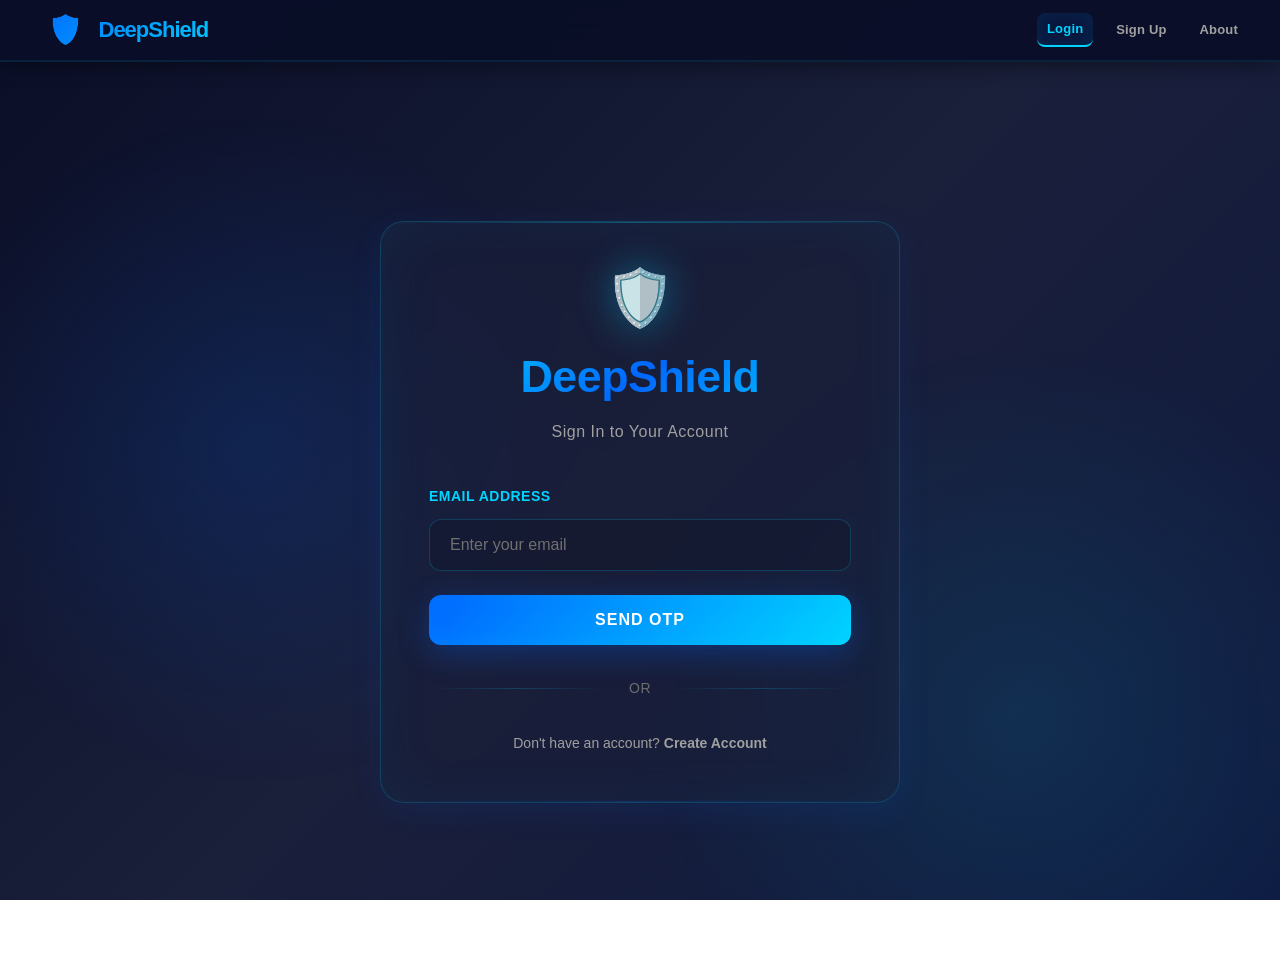
<file: deepfake-detection/feedback.html>
<!DOCTYPE html>
<html lang="en">
<head>
    <meta charset="UTF-8">
    <meta name="viewport" content="width=device-width, initial-scale=1.0">
    <title>Feedback & Suggestions - DeepShield</title>
    <link rel="stylesheet" href="styles.css">
    <link rel="stylesheet" href="animations.css">
    <script src="config.js"></script>
    <script>
        // Check if user is authenticated
        const authToken = localStorage.getItem('authToken');
        const userEmail = localStorage.getItem('userEmail');
        
        if (!authToken || !userEmail) {
            // Redirect to login page if not authenticated
            window.location.href = 'login.html';
        }
    </script></head>
<body>
    <!-- Navigation Bar -->
    <nav class="navbar">
        <div class="nav-container">
            <div class="logo">
                <span class="logo-icon">🛡️</span>
                <span class="logo-text">DeepShield</span>
            </div>
            <ul class="nav-links">
                <li><a href="index.html">Home</a></li>
                <li><a href="image-detection.html">Images</a></li>
                <li><a href="video-detection.html">Videos</a></li>
                <li><a href="audio-detection.html">Audio</a></li>
                <li><a href="ai-assistant.html">AI Chat</a></li>
                <li><a href="feedback.html" class="active">Feedback</a></li>
                <li><a href="index.html#about">About</a></li>
                <li><a href="profile.html" id="profileLink" class="profile-name" style="display: none;"></a></li>
            </ul>
        </div>
    </nav>

    <!-- Feedback Container -->
    <div class="detection-container">
        <div class="detection-header">
            <h1>Share Your Feedback</h1>
            <p>Help us improve DeepShield by sharing your thoughts, suggestions, and bug reports</p>
        </div>

        <!-- Feedback Form Card -->
        <div class="feedback-card">
            <form id="feedbackForm" onsubmit="submitFeedback(event)">
                <!-- Feedback Type -->
                <div class="form-group">
                    <label for="feedbackType">Feedback Type *</label>
                    <select id="feedbackType" required class="form-control">
                        <option value="">Select a type...</option>
                        <option value="bug_report">Bug Report</option>
                        <option value="feature_request">Feature Request</option>
                        <option value="improvement">Improvement Suggestion</option>
                        <option value="general">General Feedback</option>
                        <option value="complaint">Complaint</option>
                        <option value="praise">Praise</option>
                    </select>
                </div>

                <!-- User Email (Display Only - From Session) -->
                <div class="form-group">
                    <label for="userEmail">Your Email</label>
                    <div id="userEmailDisplay" class="form-control" style="
                        background: rgba(0, 212, 255, 0.08);
                        border: 1px solid rgba(0, 212, 255, 0.3);
                        display: flex;
                        align-items: center;
                        color: #00d4ff;
                        font-weight: 500;
                    ">
                        📧 <span id="userEmailText" style="margin-left: 10px;">Loading...</span>
                    </div>
                    <small style="color: #888; display: block; margin-top: 8px;">Using your logged-in email address</small>
                    <input type="hidden" id="userEmail">
                </div>

                <!-- Subject -->
                <div class="form-group">
                    <label for="subject">Subject *</label>
                    <input 
                        type="text" 
                        id="subject" 
                        required 
                        class="form-control" 
                        placeholder="Brief subject of your feedback"
                        maxlength="100"
                    >
                </div>

                <!-- Message -->
                <div class="form-group">
                    <label for="message">Message *</label>
                    <textarea 
                        id="message" 
                        required 
                        class="form-control feedback-textarea" 
                        placeholder="Please provide detailed feedback here..."
                        rows="8"
                        maxlength="2000"
                    ></textarea>
                    <small id="charCount" class="char-count">0 / 2000 characters</small>
                </div>

                <!-- File Upload (Optional) -->
                <div class="form-group">
                    <label for="attachment">Attachment (Optional)</label>
                    <div class="upload-area feedback-upload-area">
                        <div class="upload-icon">📎</div>
                        <h4>Attach a file (if needed)</h4>
                        <p>Screenshots, documents, etc.</p>
                        <input type="file" id="attachment" hidden accept=".jpg,.jpeg,.png,.pdf,.doc,.docx,.txt">
                    </div>
                    <div class="file-info" id="fileInfo" style="display: none;">
                        <p id="fileName"></p>
                        <button type="button" class="btn btn-secondary btn-small" onclick="clearFile()">Change File</button>
                    </div>
                </div>

                <!-- Checkbox for email copy -->
                <div class="checkbox-group">
                    <label class="checkbox-label">
                        <input type="checkbox" id="sendCopy" checked>
                        <span>Send me a copy of this feedback</span>
                    </label>
                </div>

                <!-- Submit Button -->
                <div class="form-actions">
                    <button type="submit" class="btn btn-primary btn-large">
                        <span class="btn-text">Submit Feedback</span>
                        <span class="btn-icon">✉️</span>
                    </button>
                </div>

                <!-- Disclaimer -->
                <p class="form-disclaimer">
                    Your feedback is important to us. We read all submissions and use them to improve DeepShield.
                </p>
            </form>

            <!-- Success Message -->
            <div id="successMessage" class="alert alert-success" style="display: none;">
                <h4>✅ Thank You!</h4>
                <p>Your feedback has been submitted successfully. We appreciate your input!</p>
                <button type="button" class="btn btn-secondary btn-small" onclick="resetForm()">Submit Another Feedback</button>
            </div>

            <!-- Error Message -->
            <div id="errorMessage" class="alert alert-error" style="display: none;">
                <h4>❌ Submission Failed</h4>
                <p id="errorText"></p>
                <button type="button" class="btn btn-secondary btn-small" onclick="hideErrorMessage()">Try Again</button>
            </div>

            <!-- Loading Spinner -->
            <div id="loadingSpinner" class="loading-spinner" style="display: none;">
                <div class="spinner"></div>
                <p>Submitting your feedback...</p>
            </div>
        </div>

        <!-- Info Section -->
        <section class="info-section">
            <h2>Why We Value Your Feedback</h2>
            <div class="info-grid">
                <div class="info-card">
                    <div class="info-icon">🔍</div>
                    <h3>Bug Detection</h3>
                    <p>Help us identify and fix issues you encounter while using DeepShield</p>
                </div>
                <div class="info-card">
                    <div class="info-icon">✨</div>
                    <h3>Feature Development</h3>
                    <p>Share your ideas for new features that would make detection better</p>
                </div>
                <div class="info-card">
                    <div class="info-icon">📈</div>
                    <h3>Continuous Improvement</h3>
                    <p>Your suggestions help us enhance accuracy and user experience</p>
                </div>
                <div class="info-card">
                    <div class="info-icon">👥</div>
                    <h3>Community Growth</h3>
                    <p>Be part of our community and shape the future of deepfake detection</p>
                </div>
            </div>
        </section>
    </div>

    <script src="script.js"></script>
</body>
</html>
</file>
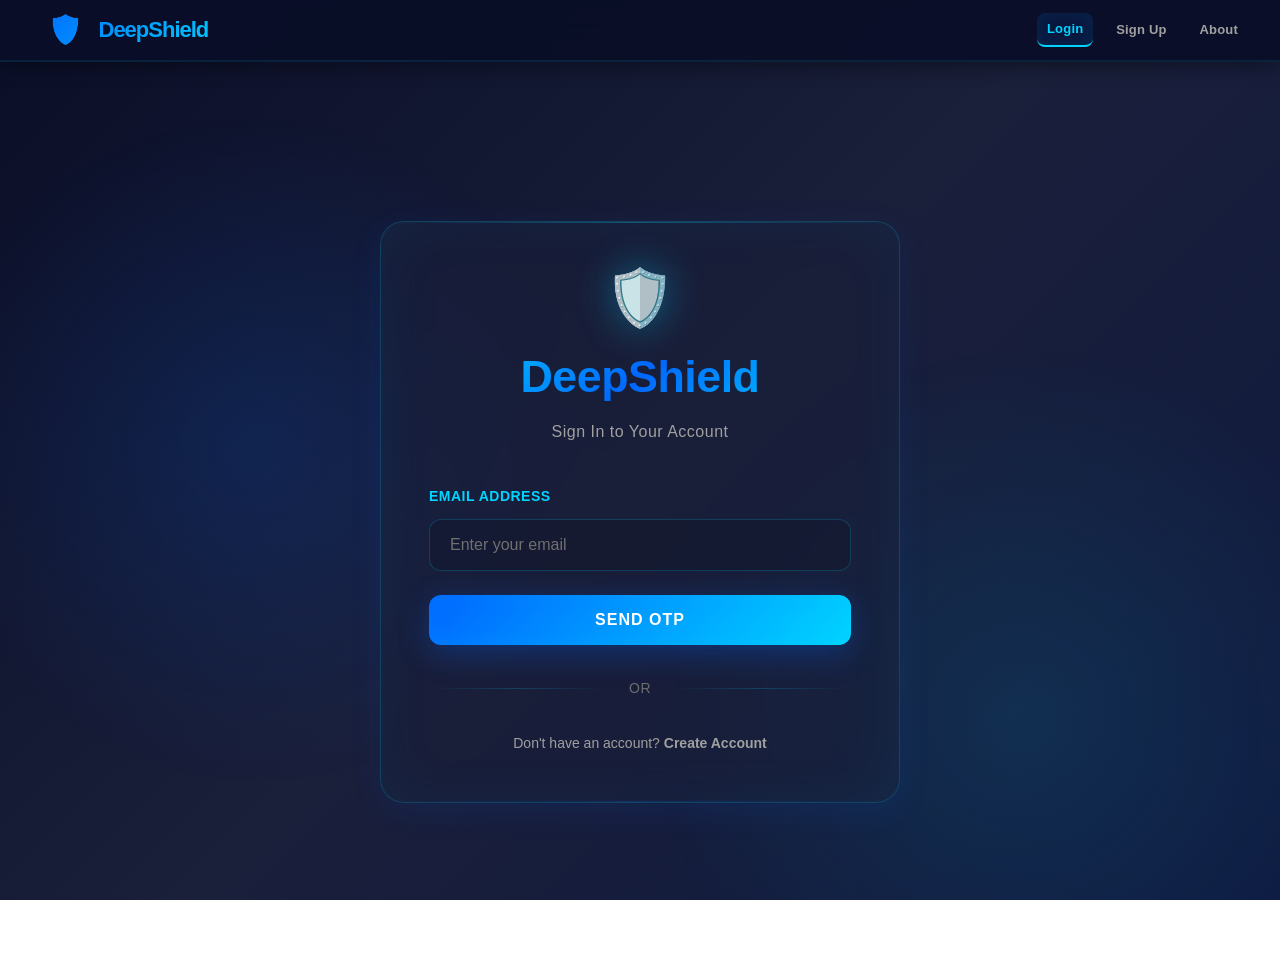
<file: deepfake-detection/image-detection.html>
<!DOCTYPE html>
<html lang="en">
<head>
    <meta charset="UTF-8">
    <meta name="viewport" content="width=device-width, initial-scale=1.0">
    <title>Image Deepfake Detection - DeepShield</title>
    <link rel="stylesheet" href="styles.css">
    <link rel="stylesheet" href="animations.css">
    <script src="config.js"></script>
    <script>
        // Check if user is authenticated
        const authToken = localStorage.getItem('authToken');
        const userEmail = localStorage.getItem('userEmail');
        
        if (!authToken || !userEmail) {
            // Redirect to login page if not authenticated
            window.location.href = 'login.html';
        }
    </script>
</head>
<body>
    <!-- Navigation Bar -->
    <nav class="navbar">
        <div class="nav-container">
            <div class="logo">
                <span class="logo-icon">🛡️</span>
                <span class="logo-text">DeepShield</span>
            </div>
            <ul class="nav-links">
                <li><a href="index.html">Home</a></li>
                <li><a href="image-detection.html" class="active">Images</a></li>
                <li><a href="video-detection.html">Videos</a></li>
                <li><a href="audio-detection.html">Audio</a></li>
                <li><a href="ai-assistant.html">AI Chat</a></li>
                <li><a href="feedback.html">Feedback</a></li>
                <li><a href="index.html#about">About</a></li>
                <li><a href="profile.html" id="profileLink" class="profile-name" style="display: none;"></a></li>
            </ul>
        </div>
    </nav>

    <!-- Detection Container -->
    <div class="detection-container animate-in">
        <div class="detection-header glass">
            <div class="header-content">
                <div class="hero-badge">Deep Analysis</div>
                <h1>Image <span class="text-gradient">Deepfake Detection</span></h1>
                <p>State-of-the-art neural networks analyze every pixel for manipulation artifacts, facial inconsistencies, and synthetic patterns.</p>
            </div>
            <div class="header-background">
                <div class="glow-sphere glow-1"></div>
            </div>
        </div>

        <div class="detection-content glass">
            <!-- Upload Section -->
            <div class="upload-section">
                <div class="upload-area-premium" id="uploadArea">
                    <div class="upload-glow"></div>
                    <div class="upload-icon-wrapper">
                        <span class="upload-icon">📸</span>
                    </div>
                    <div class="upload-text">
                        <h3>Secure Upload Portal</h3>
                        <p>Drag and drop image here or <span class="browse-link">browse files</span></p>
                        <span class="file-support">Supported: JPG, PNG, WEBP (Max 10MB)</span>
                    </div>
                    <input type="file" id="fileInput" accept="image/*" hidden>
                </div>
                <div class="file-info-premium" id="fileInfo" style="display: none;">
                    <div class="file-details">
                        <span class="file-icon">📄</span>
                        <p id="fileName"></p>
                    </div>
                    <button type="button" class="btn btn-secondary btn-sm" onclick="clearFile()">Change File</button>
                </div>
            </div>

            <!-- Preview Section -->
            <div class="preview-section" id="previewSection" style="display: none;">
                <div class="image-preview">
                    <img id="previewImage" src="" alt="Preview">
                </div>
            </div>

            <!-- Analysis Button -->
            <div class="button-container">
                <button class="btn btn-primary btn-large" id="analyzeBtn" onclick="analyzeImage()" style="display: none;">
                    🔍 Analyze Image
                </button>
            </div>

            <!-- Loading Spinner -->
            <div class="loading-spinner" id="loadingSpinner" style="display: none;">
                <div class="spinner"></div>
                <p id="loadingText">Analyzing image with XceptionNet CNN...</p>
                <div class="progress-container">
                    <div class="progress-bar">
                        <div class="progress-fill"></div>
                    </div>
                    <p class="progress-percentage" id="progressPercentage">0%</p>
                </div>
            </div>

            <!-- Results Section -->
            <div class="results-section" id="resultsSection" style="display: none;">
                <h2>Analysis Results</h2>

                <div class="trust-score-container">
                    <div class="trust-score-card">
                        <h3>Overall Trust Score</h3>
                        <div class="trust-meter">
                            <div class="trust-bar" id="trustBar"></div>
                        </div>
                        <p class="trust-percentage" id="trustPercentage">0%</p>
                    </div>
                </div>

                <!-- 🤖 AI-Powered Analysis Section (Dedicated) -->
                <div id="aiReasonsContainer" class="ai-analysis-section" style="display: none;">
                    <!-- Content will be injected here by JavaScript -->
                </div>

                <div class="results-grid">
                    <div class="result-card">
                        <h3>📊 Detection Analysis</h3>
                        <div class="result-item">
                            <label>XceptionNet Confidence:</label>
                            <div class="confidence-bar">
                                <div class="confidence-fill" id="xceptionConfidence"></div>
                            </div>
                            <span id="xceptionScore">0%</span>
                        </div>
                        <div class="result-item">
                            <label>Facial Artifact Detection:</label>
                            <div class="confidence-bar">
                                <div class="confidence-fill" id="artifactConfidence"></div>
                            </div>
                            <span id="artifactScore">0%</span>
                        </div>
                    </div>

                    <div class="result-card">
                        <h3>🎯 Detection Verdict</h3>
                        <div class="verdict-box" id="verdictBox">
                            <p id="verdictText"></p>
                            <p class="verdict-confidence" id="verdictConfidence"></p>
                        </div>
                    </div>
                </div>

                <div class="result-card full-width">
                    <h3>📍 Grad-CAM Visualization</h3>
                    <p class="info-text">Regions highlighted in red indicate areas that influenced the deepfake detection decision:</p>
                    <div class="gradcam-container">
                        <img id="gradcamImage" src="" alt="Grad-CAM Visualization" class="gradcam-image">
                    </div>
                </div>

                <div class="result-card full-width">
                    <h3>📋 Detailed Report</h3>
                    <div class="report-details">
                        <div class="report-item">
                            <span class="report-label">File Analyzed:</span>
                            <span id="reportFileName"></span>
                        </div>
                        <div class="report-item">
                            <span class="report-label">File Size:</span>
                            <span id="reportFileSize"></span>
                        </div>
                        <div class="report-item">
                            <span class="report-label">Analysis Time:</span>
                            <span id="reportTime">0.00s</span>
                        </div>
                        <div class="report-item">
                            <span class="report-label">Models Used:</span>
                            <span>MTCNN (Face Detection), XceptionNet (Deepfake Detection)</span>
                        </div>
                        <div class="report-item">
                            <span class="report-label">Recommendation:</span>
                            <span id="reportRecommendation"></span>
                        </div>
                    </div>
                </div>

                <div class="button-container">
                    <button class="btn btn-secondary" onclick="downloadReport()">📥 Download Report</button>
                    <button class="btn btn-secondary" onclick="analyzeAnother()">🔄 Analyze Another</button>
                </div>
            </div>

            <!-- Error Section -->
            <div class="error-section" id="errorSection" style="display: none;">
                <div class="error-box">
                    <p id="errorMessage"></p>
                    <button class="btn btn-secondary" onclick="clearError()">Dismiss</button>
                </div>
            </div>
        </div>

        <!-- Information Section -->
        <div class="info-section">
            <h2>How Image Detection Works</h2>
            <div class="info-grid">
                <div class="info-card">
                    <h3>1. Face Detection</h3>
                    <p>MTCNN detects and extracts facial regions from the uploaded image.</p>
                </div>
                <div class="info-card">
                    <h3>2. Feature Analysis</h3>
                    <p>XceptionNet analyzes the facial region for artifacts and inconsistencies.</p>
                </div>
                <div class="info-card">
                    <h3>3. Confidence Scoring</h3>
                    <p>The model provides confidence scores indicating probability of manipulation.</p>
                </div>
                <div class="info-card">
                    <h3>4. Explainability</h3>
                    <p>Grad-CAM highlights regions that influenced the detection decision.</p>
                </div>
            </div>
        </div>
    </div>

    <!-- Footer -->
    <footer class="footer">
        <div class="container">
            <div class="footer-content">
                <div class="footer-section">
                    <h3>DeepShield</h3>
                    <p>Advanced deepfake detection system</p>
                </div>
                <div class="footer-section">
                    <h4>Navigation</h4>
                    <ul>
                        <li><a href="index.html">Home</a></li>
                        <li><a href="image-detection.html">Image Detection</a></li>
                        <li><a href="video-detection.html">Video Detection</a></li>
                        <li><a href="audio-detection.html">Audio Detection</a></li>
                    </ul>
                </div>
                <div class="footer-section">
                    <h4>Technologies</h4>
                    <ul>
                        <li>XceptionNet</li>
                        <li>MTCNN</li>
                        <li>MFCC</li>
                        <li>Grad-CAM</li>
                    </ul>
                </div>
                <div class="footer-section">
                    <h4>Support</h4>
                    <ul>
                        <li><a href="#">Documentation</a></li>
                        <li><a href="#">FAQ</a></li>
                        <li><a href="#">Contact</a></li>
                    </ul>
                </div>
            </div>
            <div class="footer-bottom">
                <p>&copy; 2026 DeepShield. All rights reserved. | Hackathon Project</p>
            </div>
        </div>
    </footer>

    <script src="script.js"></script>
</body>
</html>
</file>
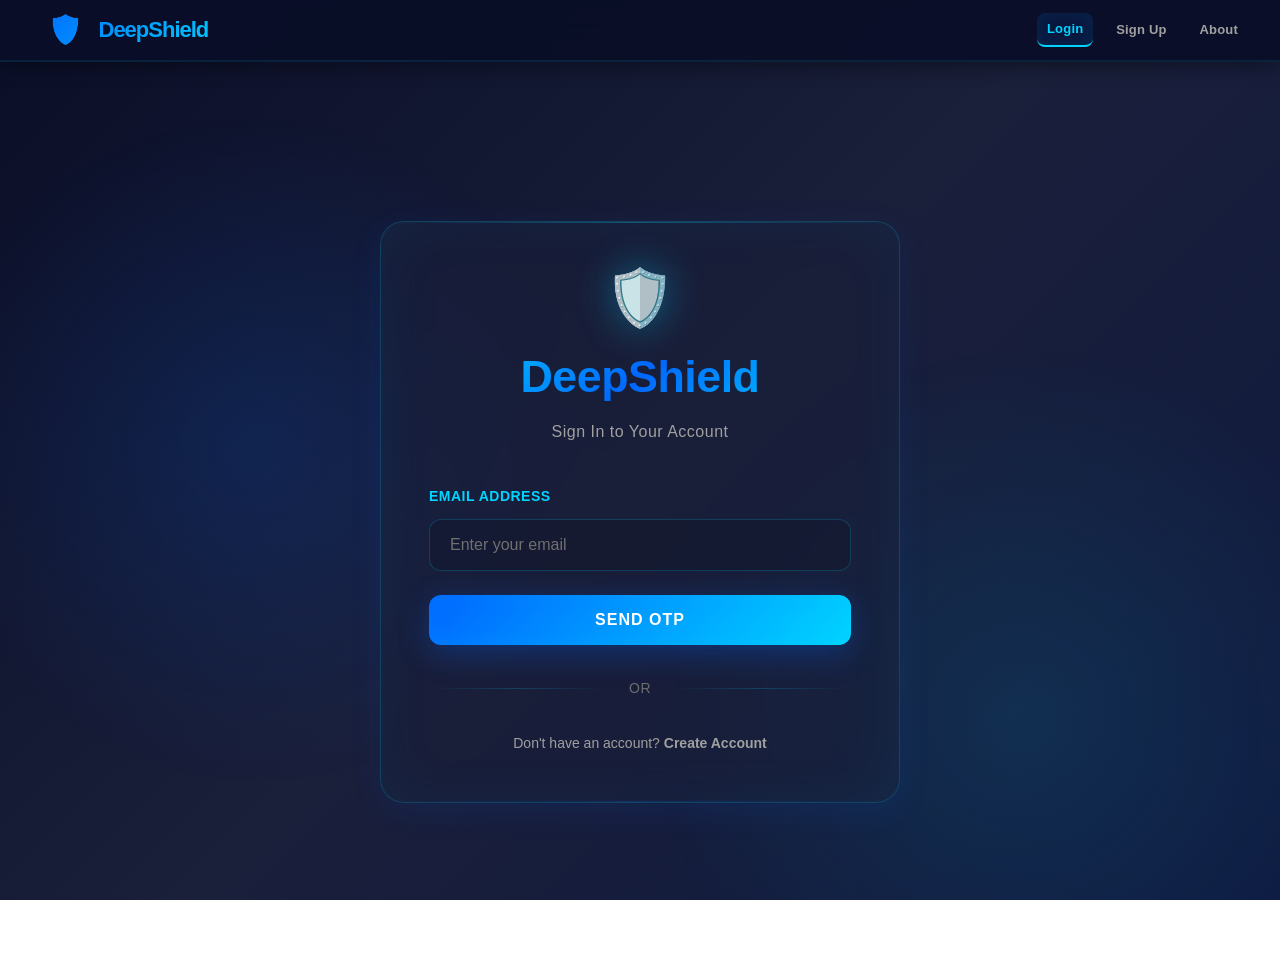
<file: deepfake-detection/login.html>
<!DOCTYPE html>
<html lang="en">
<head>
    <meta charset="UTF-8">
    <meta name="viewport" content="width=device-width, initial-scale=1.0">
    <title>Sign In - DeepShield</title>
    <link rel="stylesheet" href="styles.css">
    <link rel="stylesheet" href="animations.css">
    <script src="config.js"></script>
    <style>
        body {
            background: linear-gradient(135deg, #0a0e27 0%, #1a1f3a 50%, #0f1a40 100%);
            background-attachment: fixed;
            background-repeat: no-repeat;
            min-height: 100vh;
            position: relative;
            overflow-x: hidden;
        }

        /* Animated background elements */
        body::before {
            content: '';
            position: fixed;
            top: 0;
            left: 0;
            right: 0;
            bottom: 0;
            background-image: 
                radial-gradient(circle at 20% 50%, rgba(0, 102, 255, 0.15) 0%, transparent 30%),
                radial-gradient(circle at 80% 80%, rgba(0, 212, 255, 0.1) 0%, transparent 30%);
            pointer-events: none;
            animation: bgShift 8s ease-in-out infinite;
            z-index: 0;
        }

        @keyframes bgShift {
            0%, 100% { opacity: 1; }
            50% { opacity: 0.8; }
        }

        .auth-container {
            min-height: 100vh;
            display: flex;
            align-items: center;
            justify-content: center;
            padding: 2rem;
            position: relative;
            z-index: 1;
        }

        .auth-wrapper {
            width: 100%;
            max-width: 520px;
            animation: slideInUp 0.8s cubic-bezier(0.4, 0, 0.2, 1);
        }

        @keyframes slideInUp {
            from { 
                opacity: 0; 
                transform: translateY(40px); 
            }
            to { 
                opacity: 1; 
                transform: translateY(0); 
            }
        }

        .auth-card {
            background: rgba(26, 31, 58, 0.6);
            backdrop-filter: blur(20px);
            -webkit-backdrop-filter: blur(20px);
            border: 1px solid rgba(0, 212, 255, 0.2);
            border-radius: 24px;
            padding: 3rem;
            box-shadow: 
                0 8px 32px rgba(0, 102, 255, 0.1),
                0 0 60px rgba(0, 212, 255, 0.05) inset;
            position: relative;
            overflow: hidden;
        }

        .auth-card::before {
            content: '';
            position: absolute;
            top: 0;
            left: 0;
            right: 0;
            height: 1px;
            background: linear-gradient(90deg, transparent, rgba(0, 212, 255, 0.3), transparent);
        }

        .auth-card::after {
            content: '';
            position: absolute;
            bottom: 0;
            left: 0;
            right: 0;
            height: 1px;
            background: linear-gradient(90deg, transparent, rgba(0, 102, 255, 0.2), transparent);
        }

        .auth-header {
            text-align: center;
            margin-bottom: 2.5rem;
        }

        .auth-header .logo-icon {
            font-size: 56px;
            display: inline-block;
            margin-bottom: 1.5rem;
            animation: float 3s ease-in-out infinite;
            filter: drop-shadow(0 0 20px rgba(0, 212, 255, 0.4));
        }

        @keyframes float {
            0%, 100% { transform: translateY(0); }
            50% { transform: translateY(-12px); }
        }

        .auth-header h1 {
            font-size: 2.8rem;
            font-weight: 900;
            background: linear-gradient(135deg, #00d4ff 0%, #0066ff 50%, #00d4ff 100%);
            -webkit-background-clip: text;
            -webkit-text-fill-color: transparent;
            background-clip: text;
            margin: 0;
            letter-spacing: -0.5px;
            line-height: 1.2;
        }

        .auth-header p {
            color: #a0a0a0;
            margin-top: 1rem;
            font-size: 1rem;
            font-weight: 400;
            letter-spacing: 0.5px;
        }

        .form-group {
            margin-bottom: 1.5rem;
        }

        .form-group label {
            display: block;
            color: #e0e0e0;
            font-size: 0.875rem;
            font-weight: 600;
            margin-bottom: 0.75rem;
            text-transform: uppercase;
            letter-spacing: 0.5px;
            color: #00d4ff;
        }

        .form-group input {
            width: 100%;
            padding: 1rem 1.25rem;
            background: rgba(19, 23, 42, 0.5);
            border: 1.5px solid rgba(0, 212, 255, 0.2);
            color: #e0e0e0;
            border-radius: 12px;
            font-size: 1rem;
            transition: all 0.3s cubic-bezier(0.4, 0, 0.2, 1);
            font-weight: 500;
        }

        .form-group input::placeholder {
            color: #707070;
        }

        .form-group input:focus {
            outline: none;
            border-color: #00d4ff;
            background: rgba(19, 23, 42, 0.8);
            box-shadow: 
                0 0 0 4px rgba(0, 212, 255, 0.1),
                0 8px 24px rgba(0, 212, 255, 0.15);
            transform: translateY(-2px);
        }

        .form-group input:hover {
            border-color: rgba(0, 212, 255, 0.4);
            background: rgba(19, 23, 42, 0.7);
        }

        .submit-btn {
            width: 100%;
            padding: 1rem;
            background: linear-gradient(135deg, #0066ff 0%, #00d4ff 100%);
            border: none;
            color: white;
            border-radius: 12px;
            font-size: 1rem;
            font-weight: 700;
            cursor: pointer;
            transition: all 0.3s cubic-bezier(0.4, 0, 0.2, 1);
            box-shadow: 
                0 8px 32px rgba(0, 102, 255, 0.3),
                0 0 20px rgba(0, 212, 255, 0.1) inset;
            text-transform: uppercase;
            letter-spacing: 1px;
            position: relative;
            overflow: hidden;
        }

        .submit-btn::before {
            content: '';
            position: absolute;
            top: 0;
            left: -100%;
            width: 100%;
            height: 100%;
            background: rgba(255, 255, 255, 0.2);
            transition: left 0.5s ease;
        }

        .submit-btn:hover::before {
            left: 100%;
        }

        .submit-btn:hover {
            transform: translateY(-3px);
            box-shadow: 
                0 12px 48px rgba(0, 102, 255, 0.4),
                0 0 30px rgba(0, 212, 255, 0.2) inset;
        }

        .submit-btn:active {
            transform: translateY(-1px);
            box-shadow: 
                0 4px 16px rgba(0, 102, 255, 0.3),
                0 0 15px rgba(0, 212, 255, 0.1) inset;
        }

        .divider {
            display: flex;
            align-items: center;
            margin: 2rem 0;
        }

        .divider::before,
        .divider::after {
            content: '';
            flex: 1;
            height: 1px;
            background: linear-gradient(90deg, transparent, rgba(0, 212, 255, 0.2), transparent);
        }

        .divider span {
            padding: 0 1.5rem;
            color: #707070;
            font-size: 0.875rem;
            font-weight: 500;
            text-transform: uppercase;
            letter-spacing: 0.5px;
        }

        .auth-link {
            text-align: center;
            color: #a0a0a0;
            font-size: 14px;
        }

        .auth-link a {
            color: var(--primary-neon);
            text-decoration: none;
            font-weight: 700;
            transition: var(--transition);
        }

        .otp-input-group {
            display: flex;
            gap: 12px;
            justify-content: center;
            margin: 32px 0;
        }

        .otp-input {
            width: 54px;
            height: 60px;
            text-align: center;
            font-size: 24px;
            font-weight: 800;
            background: rgba(255, 255, 255, 0.03);
            border: 1px solid var(--glass-border);
            border-radius: 14px;
            color: var(--text-main);
            transition: var(--transition);
        }

        .otp-input:focus {
            border-color: var(--primary-neon);
            background: rgba(255, 255, 255, 0.06);
            transform: translateY(-4px);
        }

        .loading-spinner {
            display: inline-block;
            width: 18px;
            height: 18px;
            border: 2px solid rgba(255, 255, 255, 0.3);
            border-top-color: white;
            border-radius: 50%;
            animation: spin 0.8s linear infinite;
        }

        @keyframes spin {
            to { transform: rotate(360deg); }
        }

        @media (max-width: 480px) {
            .auth-card { padding: 32px 24px; }
            .otp-input { width: 44px; height: 50px; font-size: 20px; }
        }
        .otp-section {
            display: none;
            opacity: 0;
            transition: opacity 0.4s ease;
        }

        .otp-section.active {
            display: block;
            opacity: 1;
        }

        .email-section.hidden {
            display: none;
        }
    </style>
</head>
<body>
    <nav class="navbar">
        <div class="nav-container">
            <div class="logo">
                <span class="logo-icon">🛡️</span>
                <span class="logo-text">DeepShield</span>
            </div>
            <ul class="nav-links">
                <li><a href="login.html" class="active">Login</a></li>
                <li><a href="signup.html">Sign Up</a></li>
                <li><a href="index.html#about">About</a></li>
            </ul>
        </div>
    </nav>

    <div class="auth-container">
        <div class="auth-wrapper">
            <div class="auth-card">
                <!-- Header -->
                <div class="auth-header">
                    <span class="logo-icon">🛡️</span>
                    <h1>DeepShield</h1>
                    <p id="headerText">Sign In to Your Account</p>
                </div>

                <!-- Error/Success Messages -->
                <div class="error-message" id="errorMessage"></div>
                <div class="success-message" id="successMessage"></div>

                <!-- Email Section -->
                <div id="emailSection">
                    <form id="loginForm" onsubmit="handleEmailSubmit(event)">
                        <div class="form-group">
                            <label for="email">Email Address</label>
                            <input 
                                type="email" 
                                id="email" 
                                name="email" 
                                placeholder="Enter your email"
                                required
                            >
                        </div>

                        <button type="submit" class="submit-btn" id="submitBtn">
                            Send OTP
                        </button>
                    </form>
                </div>

                <!-- OTP Section -->
                <div id="otpSection" class="otp-section">
                    <div class="form-group">
                        <label>Enter OTP (6 digits)</label>
                        <div class="otp-input-group">
                            <input type="text" class="otp-input" maxlength="1" id="otp1" onInput="moveToNext(this, 'otp2')">
                            <input type="text" class="otp-input" maxlength="1" id="otp2" onInput="moveToNext(this, 'otp3')">
                            <input type="text" class="otp-input" maxlength="1" id="otp3" onInput="moveToNext(this, 'otp4')">
                            <input type="text" class="otp-input" maxlength="1" id="otp4" onInput="moveToNext(this, 'otp5')">
                            <input type="text" class="otp-input" maxlength="1" id="otp5" onInput="moveToNext(this, 'otp6')">
                            <input type="text" class="otp-input" maxlength="1" id="otp6" onInput="handleOtpComplete(this)">
                        </div>
                    </div>

                    <button type="button" class="submit-btn" id="verifyBtn" onclick="verifyOTP()">
                        Verify OTP
                    </button>

                    <div class="otp-timer">
                        <span id="otpTimer">Resend in <span id="timerCount">120</span>s</span>
                        <br>
                        <button type="button" class="resend-btn" id="resendBtn" disabled onclick="resendOTP()">
                            Resend OTP
                        </button>
                    </div>

                    <button type="button" class="resend-btn" onclick="backToEmail()" style="display: block; margin-top: 15px;">
                        ← Back
                    </button>
                </div>

                <!-- Divider -->
                <div class="divider">
                    <span>OR</span>
                </div>

                <!-- Sign Up Link -->
                <div class="auth-link">
                    Don't have an account? <a href="signup.html">Create Account</a>
                </div>
            </div>
        </div>
    </div>

    <script>
        let otpTimer = null;
        let timerCount = 120;
        let userEmail = '';

        function showError(message) {
            const errorDiv = document.getElementById('errorMessage');
            errorDiv.textContent = message;
            errorDiv.style.display = 'block';
            setTimeout(() => {
                errorDiv.style.display = 'none';
            }, 5000);
        }

        function showSuccess(message) {
            const successDiv = document.getElementById('successMessage');
            successDiv.textContent = message;
            successDiv.style.display = 'block';
        }

        async function handleEmailSubmit(event) {
            event.preventDefault();
            const email = document.getElementById('email').value.trim();
            const submitBtn = document.getElementById('submitBtn');

            if (!email) {
                showError('Please enter your email');
                return;
            }

            userEmail = email;
            submitBtn.disabled = true;
            submitBtn.innerHTML = '<span class="loading-spinner"></span> Sending OTP...';

            try {
                const response = await fetch(getApiUrl('/api/auth/send-otp'), {
                    method: 'POST',
                    headers: {
                        'Content-Type': 'application/json',
                    },
                    body: JSON.stringify({ email })
                });

                const data = await response.json();

                if (!response.ok) {
                    throw new Error(data.error || 'Failed to send OTP');
                }

                showSuccess('OTP sent to your email. Check spam folder if not found.');
                document.getElementById('emailSection').style.display = 'none';
                document.getElementById('otpSection').classList.add('active');
                document.getElementById('headerText').textContent = 'Enter OTP';
                startOtpTimer();
                document.getElementById('otp1').focus();

            } catch (error) {
                console.error('Error:', error);
                showError(error.message);
            } finally {
                submitBtn.disabled = false;
                submitBtn.innerHTML = 'Send OTP';
            }
        }

        function moveToNext(current, nextId) {
            current.value = current.value.replace(/[^0-9]/g, '');
            if (current.value.length === 1) {
                const nextInput = document.getElementById(nextId);
                if (nextInput) nextInput.focus();
            }
        }

        function handleOtpComplete(input) {
            input.value = input.value.replace(/[^0-9]/g, '');
            const otp1 = document.getElementById('otp1').value;
            const otp2 = document.getElementById('otp2').value;
            const otp3 = document.getElementById('otp3').value;
            const otp4 = document.getElementById('otp4').value;
            const otp5 = document.getElementById('otp5').value;
            const otp6 = document.getElementById('otp6').value;

            if (otp1 && otp2 && otp3 && otp4 && otp5 && otp6) {
                verifyOTP();
            }
        }

        async function verifyOTP() {
            const otp = document.getElementById('otp1').value +
                       document.getElementById('otp2').value +
                       document.getElementById('otp3').value +
                       document.getElementById('otp4').value +
                       document.getElementById('otp5').value +
                       document.getElementById('otp6').value;

            if (otp.length !== 6) {
                showError('Please enter a valid 6-digit OTP');
                return;
            }

            const verifyBtn = document.getElementById('verifyBtn');
            verifyBtn.disabled = true;
            verifyBtn.innerHTML = '<span class="loading-spinner"></span> Verifying...';

            try {
                const response = await fetch(getApiUrl('/api/auth/verify-otp'), {
                    method: 'POST',
                    headers: {
                        'Content-Type': 'application/json',
                    },
                    body: JSON.stringify({ email: userEmail, otp })
                });

                const data = await response.json();

                if (!response.ok) {
                    throw new Error(data.error || 'Invalid OTP');
                }

                // Store token and redirect
                localStorage.setItem('authToken', data.token);
                localStorage.setItem('userEmail', userEmail);
                showSuccess('Login successful! Redirecting...');
                clearTimeout(otpTimer);
                setTimeout(() => {
                    window.location.href = 'index.html';
                }, 1500);

            } catch (error) {
                console.error('Error:', error);
                showError(error.message);
                verifyBtn.disabled = false;
                verifyBtn.innerHTML = 'Verify OTP';
            }
        }

        function startOtpTimer() {
            timerCount = 120;
            document.getElementById('resendBtn').disabled = true;

            otpTimer = setInterval(() => {
                timerCount--;
                document.getElementById('timerCount').textContent = timerCount;

                if (timerCount <= 0) {
                    clearInterval(otpTimer);
                    document.getElementById('otpTimer').style.display = 'none';
                    document.getElementById('resendBtn').disabled = false;
                }
            }, 1000);
        }

        async function resendOTP() {
            const resendBtn = document.getElementById('resendBtn');
            resendBtn.disabled = true;
            resendBtn.textContent = 'Sending...';

            try {
                const response = await fetch(getApiUrl('/api/auth/send-otp'), {
                    method: 'POST',
                    headers: {
                        'Content-Type': 'application/json',
                    },
                    body: JSON.stringify({ email: userEmail })
                });

                if (!response.ok) throw new Error('Failed to resend OTP');

                showSuccess('OTP resent to your email');
                clearOtpInputs();
                document.getElementById('otpTimer').style.display = 'block';
                startOtpTimer();
                document.getElementById('otp1').focus();

            } catch (error) {
                showError(error.message);
            } finally {
                resendBtn.disabled = true;
                resendBtn.textContent = 'Resend OTP';
            }
        }

        function clearOtpInputs() {
            for (let i = 1; i <= 6; i++) {
                document.getElementById(`otp${i}`).value = '';
            }
        }

        function backToEmail() {
            clearOtpInputs();
            document.getElementById('emailSection').style.display = 'block';
            document.getElementById('otpSection').classList.remove('active');
            document.getElementById('headerText').textContent = 'Sign In to Your Account';
            document.getElementById('email').focus();
            clearTimeout(otpTimer);
        }
    </script>
</body>
</html>
</file>
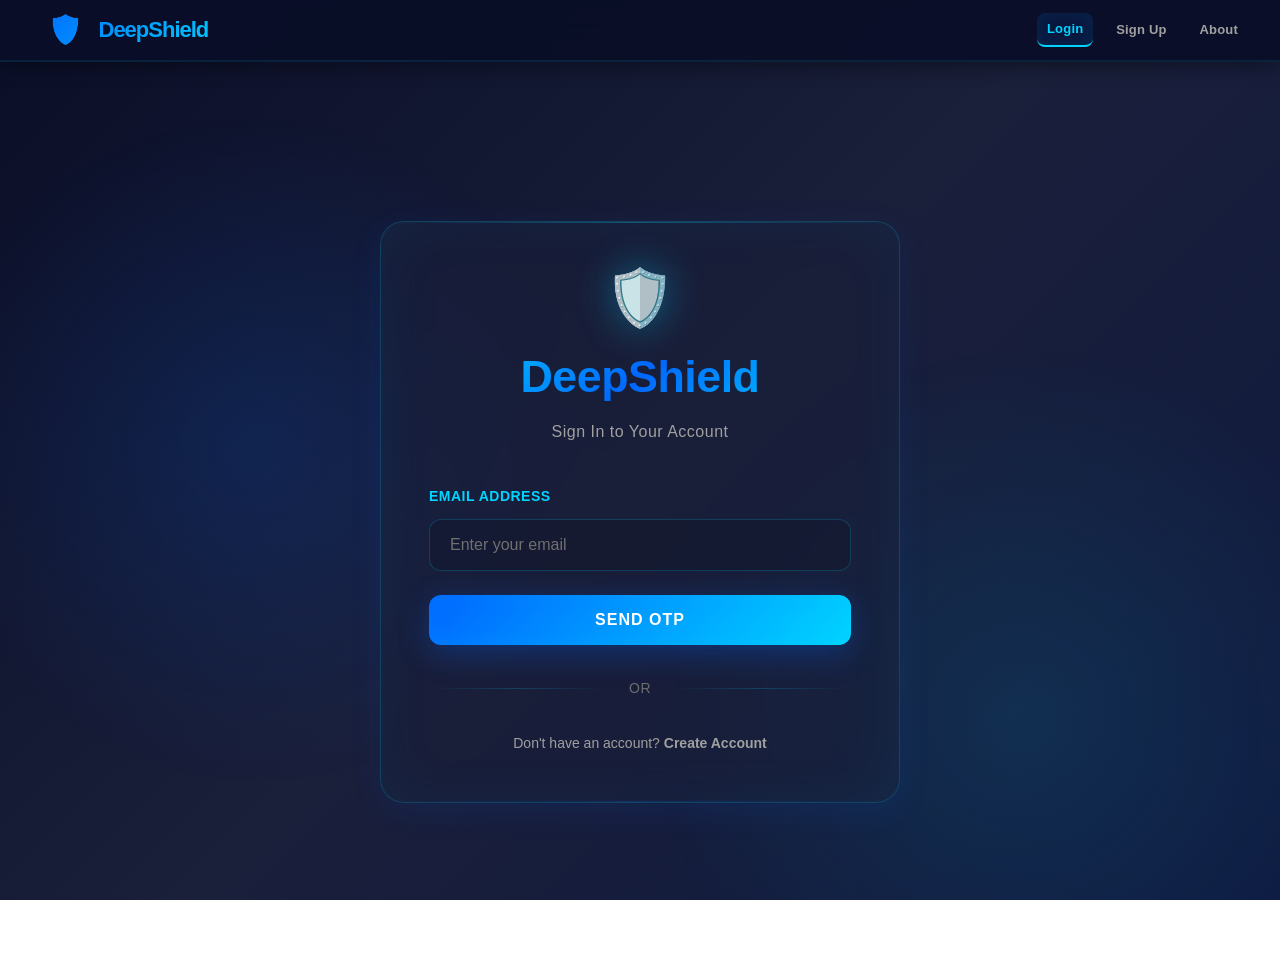
<file: deepfake-detection/profile.html>
<!DOCTYPE html>
<html lang="en">
<head>
    <meta charset="UTF-8">
    <meta name="viewport" content="width=device-width, initial-scale=1.0">
    <title>User Profile - DeepShield</title>
    <link rel="stylesheet" href="styles.css">
    <link rel="stylesheet" href="animations.css">
    <script src="config.js"></script>
    <script>
        // Check if user is authenticated
        const authToken = localStorage.getItem('authToken');
        const userEmail = localStorage.getItem('userEmail');
        
        if (!authToken || !userEmail) {
            // Redirect to login page if not authenticated
            window.location.href = 'login.html';
        }
    </script>
    <style>
        .profile-container {
            min-height: 100vh;
            background: var(--dark-bg);
            padding: 40px 20px;
        }

        .profile-header {
            max-width: 900px;
            margin: 0 auto 40px;
            text-align: center;
        }

        .profile-header h1 {
            font-size: 32px;
            background: var(--gradient-primary);
            -webkit-background-clip: text;
            -webkit-text-fill-color: transparent;
            background-clip: text;
            margin-bottom: 10px;
        }

        .profile-card {
            max-width: 900px;
            margin: 0 auto;
            background: var(--dark-card);
            border: 1px solid var(--border-color);
            border-radius: 12px;
            padding: 40px;
            box-shadow: 0 8px 32px rgba(0, 0, 0, 0.3);
        }

        .profile-section {
            margin-bottom: 30px;
            padding-bottom: 30px;
            border-bottom: 1px solid var(--border-color);
        }

        .profile-section:last-child {
            margin-bottom: 0;
            padding-bottom: 0;
            border-bottom: none;
        }

        .profile-section h2 {
            font-size: 18px;
            color: var(--secondary-color);
            margin-bottom: 20px;
            font-weight: 600;
            text-transform: uppercase;
            letter-spacing: 1px;
        }

        .profile-grid {
            display: grid;
            grid-template-columns: repeat(auto-fit, minmax(250px, 1fr));
            gap: 20px;
        }

        .profile-item {
            background: var(--dark-input);
            padding: 20px;
            border-radius: 8px;
            border: 1px solid var(--border-color);
        }

        .profile-item label {
            display: block;
            color: var(--light-text-secondary);
            font-size: 12px;
            font-weight: 600;
            text-transform: uppercase;
            letter-spacing: 0.5px;
            margin-bottom: 8px;
        }

        .profile-item p {
            color: var(--light-text);
            font-size: 14px;
            word-break: break-word;
        }

        .profile-item p.empty {
            color: var(--light-text-secondary);
            font-style: italic;
        }

        .profile-bio {
            background: var(--dark-input);
            padding: 20px;
            border-radius: 8px;
            border: 1px solid var(--border-color);
            margin-top: 20px;
        }

        .profile-bio label {
            display: block;
            color: var(--light-text-secondary);
            font-size: 12px;
            font-weight: 600;
            text-transform: uppercase;
            letter-spacing: 0.5px;
            margin-bottom: 10px;
        }

        .profile-bio p {
            color: var(--light-text);
            line-height: 1.6;
            white-space: pre-wrap;
        }

        .profile-bio p.empty {
            color: var(--light-text-secondary);
            font-style: italic;
        }

        .profile-actions {
            display: flex;
            gap: 15px;
            margin-top: 40px;
            justify-content: center;
            flex-wrap: wrap;
        }

        .btn {
            padding: 12px 24px;
            border-radius: 8px;
            font-weight: 600;
            cursor: pointer;
            transition: var(--transition);
            border: none;
            font-size: 14px;
        }

        .btn-primary {
            background: var(--gradient-primary);
            color: white;
        }

        .btn-primary:hover {
            transform: translateY(-2px);
            box-shadow: 0 8px 24px rgba(0, 102, 255, 0.3);
        }

        .btn-secondary {
            background: var(--dark-input);
            color: var(--light-text);
            border: 1px solid var(--border-color);
        }

        .btn-secondary:hover {
            background: var(--border-color);
        }

        .btn-danger {
            background: rgba(255, 51, 51, 0.2);
            color: #ff3333;
            border: 1px solid #ff3333;
        }

        .btn-danger:hover {
            background: rgba(255, 51, 51, 0.3);
        }

        .loading-spinner {
            display: inline-block;
            width: 16px;
            height: 16px;
            border: 2px solid rgba(0, 212, 255, 0.3);
            border-top-color: var(--secondary-color);
            border-radius: 50%;
            animation: spin 0.8s linear infinite;
        }

        @keyframes spin {
            to { transform: rotate(360deg); }
        }

        .error-message {
            background: rgba(255, 51, 51, 0.1);
            border-left: 3px solid #ff3333;
            color: #ff3333;
            padding: 15px;
            border-radius: 6px;
            margin-bottom: 20px;
            display: none;
        }

        .success-message {
            background: rgba(0, 208, 132, 0.1);
            border-left: 3px solid var(--success-color);
            color: var(--success-color);
            padding: 15px;
            border-radius: 6px;
            margin-bottom: 20px;
            display: none;
        }

        .stats-grid {
            display: grid;
            grid-template-columns: repeat(auto-fit, minmax(150px, 1fr));
            gap: 15px;
            margin-top: 20px;
        }

        .stat-card {
            background: linear-gradient(135deg, rgba(0, 102, 255, 0.1) 0%, rgba(0, 212, 255, 0.1) 100%);
            padding: 20px;
            border-radius: 8px;
            border: 1px solid var(--border-color);
            text-align: center;
        }

        .stat-card .stat-value {
            font-size: 28px;
            font-weight: bold;
            background: var(--gradient-primary);
            -webkit-background-clip: text;
            -webkit-text-fill-color: transparent;
            background-clip: text;
        }

        .edit-input {
            background: var(--dark-bg);
            color: var(--light-text);
            border: 2px solid var(--primary-color);
            border-radius: 6px;
            padding: 8px 12px;
            width: 100%;
            font-size: 14px;
            font-family: inherit;
            transition: all 0.3s ease;
        }

        .edit-input:focus {
            outline: none;
            border-color: var(--secondary-color);
            box-shadow: 0 0 10px rgba(0, 212, 255, 0.3);
        }

        .btn-success {
            background: linear-gradient(135deg, #00b366 0%, #00ff88 100%) !important;
        }

        .btn-success:hover {
            box-shadow: 0 8px 24px rgba(0, 255, 136, 0.3) !important;
        }        .stat-card .stat-label {
            color: var(--light-text-secondary);
            font-size: 12px;
            margin-top: 8px;
            text-transform: uppercase;
            letter-spacing: 0.5px;
        }

        @media (max-width: 768px) {
            .profile-container {
                padding: 20px 15px;
            }

            .profile-card {
                padding: 20px;
                border-radius: 8px;
            }

            .profile-header h1 {
                font-size: 24px;
            }

            .profile-header p {
                font-size: 14px;
            }

            .profile-section {
                margin-bottom: 20px;
                padding-bottom: 20px;
            }

            .profile-section h2 {
                font-size: 18px;
                margin-bottom: 15px;
            }

            .profile-grid {
                grid-template-columns: 1fr;
                gap: 15px;
            }

            .profile-item label {
                font-size: 12px;
            }

            .profile-item p {
                font-size: 14px;
            }

            .stats-grid {
                grid-template-columns: 1fr;
                gap: 15px;
            }

            .stat-card {
                padding: 20px;
            }

            .stat-value {
                font-size: 24px;
            }

            .stat-label {
                font-size: 12px;
            }

            .profile-actions {
                flex-direction: column;
                gap: 10px;
            }

            .btn {
                width: 100%;
                padding: 12px 16px;
                font-size: 14px;
                min-height: 44px;
            }
        }

        @media (max-width: 480px) {
            .profile-container {
                padding: 15px 10px;
            }

            .profile-card {
                padding: 15px;
                border-radius: 6px;
                box-shadow: 0 4px 16px rgba(0, 0, 0, 0.2);
            }

            .profile-header h1 {
                font-size: 20px;
            }

            .profile-header p {
                font-size: 12px;
            }

            .profile-section {
                margin-bottom: 15px;
                padding-bottom: 15px;
            }

            .profile-section h2 {
                font-size: 16px;
                margin-bottom: 12px;
            }

            .profile-grid {
                grid-template-columns: 1fr;
                gap: 12px;
            }

            .profile-item {
                padding: 10px;
            }

            .profile-item label {
                font-size: 11px;
                margin-bottom: 5px;
            }

            .profile-item p {
                font-size: 13px;
            }

            .stats-grid {
                grid-template-columns: 1fr;
                gap: 12px;
            }

            .stat-card {
                padding: 15px;
                text-align: center;
            }

            .stat-value {
                font-size: 20px;
            }

            .stat-label {
                font-size: 11px;
                margin-top: 5px;
            }

            .profile-actions {
                flex-direction: column;
                gap: 8px;
            }

            .btn {
                width: 100%;
                padding: 10px 14px;
                font-size: 13px;
                min-height: 42px;
                border-radius: 6px;
            }

            input, textarea, select {
                font-size: 16px !important;
            }
        }

        /* Extra small screens */
        @media (max-width: 360px) {
            .profile-header h1 {
                font-size: 18px;
            }

            .profile-section h2 {
                font-size: 15px;
            }

            .stat-value {
                font-size: 18px;
            }

            .btn {
                padding: 8px 12px;
                font-size: 12px;
            }
        }
    </style>
</head>
<body>
    <!-- Navigation Bar -->
    <nav class="navbar">
        <div class="nav-container">
            <div class="logo">
                <span class="logo-icon">🛡️</span>
                <span class="logo-text">DeepShield</span>
            </div>
            <ul class="nav-links">
                <li><a href="index.html">Home</a></li>
                <li><a href="image-detection.html">Images</a></li>
                <li><a href="video-detection.html">Videos</a></li>
                <li><a href="audio-detection.html">Audio</a></li>
                <li><a href="ai-assistant.html">AI Chat</a></li>
                <li><a href="feedback.html">Feedback</a></li>
                <li><a href="index.html#about">About</a></li>
                <li><a href="profile.html" id="profileLink" class="profile-name" style="display: none;"></a></li>
            </ul>
        </div>
    </nav>

    <!-- Profile Container -->
    <div class="profile-container">
        <div class="profile-header">
            <h1>Your Profile</h1>
            <p style="color: var(--light-text-secondary); margin-top: 10px;">Manage your account information</p>
        </div>

        <div class="profile-card">
            <!-- Error/Success Messages -->
            <div class="error-message" id="errorMessage"></div>
            <div class="success-message" id="successMessage"></div>

            <!-- Loading State -->
            <div style="text-align: center; padding: 40px;" id="loadingState">
                <div class="loading-spinner" style="margin: 0 auto; margin-bottom: 15px;"></div>
                <p style="color: var(--light-text-secondary);">Loading your profile...</p>
            </div>

            <!-- Profile Content (Hidden initially) -->
            <div id="profileContent" style="display: none;">
                <!-- Personal Information -->
                <div class="profile-section">
                    <h2>📋 Personal Information</h2>
                    <div class="profile-grid">
                        <div class="profile-item">
                            <label>Full Name</label>
                            <p id="fullName" data-field="full_name">-</p>
                        </div>
                        <div class="profile-item">
                            <label>Email</label>
                            <p id="email" data-field="email">-</p>
                        </div>
                        <div class="profile-item">
                            <label>Phone Number</label>
                            <p id="phoneNumber" data-field="phone_number">-</p>
                        </div>
                        <div class="profile-item">
                            <label>Date of Birth</label>
                            <p id="dateOfBirth" data-field="date_of_birth">-</p>
                        </div>
                        <div class="profile-item">
                            <label>Country</label>
                            <p id="country" data-field="country">-</p>
                        </div>
                        <div class="profile-item">
                            <label>Occupation</label>
                            <p id="occupation" data-field="occupation">-</p>
                        </div>
                    </div>
                </div>

                <!-- Account Statistics -->
                <div class="profile-section">
                    <h2>📊 Account Statistics</h2>
                    <div class="stats-grid">
                        <div class="stat-card">
                            <div class="stat-value" id="memberSince">-</div>
                            <div class="stat-label">Member Since</div>
                        </div>
                        <div class="stat-card">
                            <div class="stat-value" id="lastActive">-</div>
                            <div class="stat-label">Last Active</div>
                        </div>
                    </div>
                </div>

                <!-- Actions -->
                <div class="profile-actions">
                    <button class="btn btn-primary" onclick="editProfile()">✏️ Edit Profile</button>
                    <button class="btn btn-secondary" onclick="goHome()">🏠 Go to Home</button>
                    <button class="btn btn-danger" onclick="logoutUser()">🚪 Logout</button>
                </div>
            </div>
        </div>
    </div>

    <!-- Footer -->
    <footer class="footer">
        <div class="container">
            <div class="footer-content">
                <div class="footer-section">
                    <h3>DeepShield</h3>
                    <p>Advanced deepfake detection system</p>
                </div>
                <div class="footer-section">
                    <h4>Navigation</h4>
                    <ul>
                        <li><a href="index.html">Home</a></li>
                        <li><a href="profile.html">Profile</a></li>
                        <li><a href="ai-assistant.html">AI Assistant</a></li>
                    </ul>
                </div>
                <div class="footer-section">
                    <h4>Support</h4>
                    <ul>
                        <li><a href="#">Documentation</a></li>
                        <li><a href="#">FAQ</a></li>
                        <li><a href="#">Contact</a></li>
                    </ul>
                </div>
            </div>
            <div class="footer-bottom">
                <p>&copy; 2026 DeepShield. All rights reserved. | Hackathon Project</p>
            </div>
        </div>
    </footer>

    <script>
        // Check if user is logged in
        document.addEventListener('DOMContentLoaded', function() {
            const token = localStorage.getItem('authToken');
            if (!token) {
                window.location.href = 'login.html';
                return;
            }
            loadProfile();
        });

        async function loadProfile() {
            try {
                const token = localStorage.getItem('authToken');
                const userEmail = localStorage.getItem('userEmail');
                console.log('Loading profile - Token:', token ? 'exists' : 'missing', 'Email:', userEmail);
                
                const response = await fetch(getApiUrl('/api/auth/user'), {
                    method: 'GET',
                    headers: {
                        'Authorization': `Bearer ${token}`,
                        'Content-Type': 'application/json'
                    }
                });

                console.log('Response status:', response.status);

                if (!response.ok) {
                    if (response.status === 401) {
                        console.log('Unauthorized - redirecting to login');
                        localStorage.removeItem('authToken');
                        localStorage.removeItem('userEmail');
                        window.location.href = 'login.html';
                        return;
                    }
                    const errorData = await response.text();
                    console.error('Error response:', errorData);
                    throw new Error(`Failed to load profile: ${response.statusText}`);
                }

                const user = await response.json();
                console.log('User data received:', user);
                console.log('Full name:', user.full_name);
                console.log('Phone:', user.phone_number);
                console.log('Country:', user.country);
                console.log('Total analyses:', user.total_analyses);
                
                if (user && user.email) {
                    displayProfile(user);
                } else {
                    console.warn('Invalid user data received');
                    displayFallbackProfile();
                }
            } catch (error) {
                console.error('Error:', error);
                showError('Failed to load profile: ' + error.message);
                // Try to display whatever data we have
                displayFallbackProfile();
            } finally {
                const loadingState = document.getElementById('loadingState');
                const profileContent = document.getElementById('profileContent');
                if (loadingState) loadingState.style.display = 'none';
                if (profileContent) profileContent.style.display = 'block';
            }
        }
        
        function displayFallbackProfile() {
            const userEmail = localStorage.getItem('userEmail') || 'Not provided';
            console.log('Displaying fallback profile');
            document.getElementById('email').textContent = userEmail;
            document.getElementById('fullName').textContent = 'User';
            document.getElementById('phoneNumber').textContent = '-';
            document.getElementById('dateOfBirth').textContent = '-';
            document.getElementById('country').textContent = '-';
            document.getElementById('occupation').textContent = '-';
            document.getElementById('memberSince').textContent = '-';
            document.getElementById('lastActive').textContent = '-';
        }

        function displayProfile(user) {
            console.log('Displaying profile:', user);
            
            // Helper function to display values - show "-" for empty/missing values
            const displayValue = (value) => {
                if (!value || value === '' || value === '-') return '-';
                return value;
            };
            
            // Personal Information
            document.getElementById('fullName').textContent = displayValue(user.full_name) !== '-' ? user.full_name : 'User';
            document.getElementById('email').textContent = displayValue(user.email);
            document.getElementById('phoneNumber').textContent = displayValue(user.phone_number);
            document.getElementById('dateOfBirth').textContent = displayValue(formatDate(user.date_of_birth));
            document.getElementById('country').textContent = displayValue(user.country);
            document.getElementById('occupation').textContent = displayValue(user.occupation);

            // Statistics
            document.getElementById('memberSince').textContent = displayValue(formatDate(user.created_at));
            document.getElementById('lastActive').textContent = displayValue(formatDate(user.last_login));
            
            console.log('Profile displayed successfully');
        }

        function formatDate(dateString) {
            if (!dateString || dateString === '-') return '';
            try {
                const date = new Date(dateString);
                if (isNaN(date.getTime())) return '';
                return date.toLocaleDateString('en-US', {
                    year: 'numeric',
                    month: 'short',
                    day: 'numeric'
                });
            } catch (e) {
                console.error('Error formatting date:', e);
                return '';
            }
        }

        function showError(message) {
            const errorDiv = document.getElementById('errorMessage');
            errorDiv.textContent = message;
            errorDiv.style.display = 'block';
            setTimeout(() => {
                errorDiv.style.display = 'none';
            }, 5000);
        }

        function showSuccess(message) {
            const successDiv = document.getElementById('successMessage');
            successDiv.textContent = message;
            successDiv.style.display = 'block';
            setTimeout(() => {
                successDiv.style.display = 'none';
            }, 5000);
        }

        function editProfile() {
            // Toggle edit mode
            const fields = document.querySelectorAll('[data-field]');
            const editBtn = event.target;
            
            const isEditing = editBtn.textContent.includes('✏️');
            
            if (isEditing) {
                // Switch to edit mode
                fields.forEach(field => {
                    const fieldName = field.getAttribute('data-field');
                    const currentValue = field.textContent;
                    field.innerHTML = `<input type="text" value="${currentValue}" class="edit-input">`;
                });
                editBtn.textContent = '💾 Save Profile';
                editBtn.classList.add('btn-success');
                editBtn.classList.remove('btn-primary');
            } else {
                // Save mode - collect all data
                const updatedData = {};
                fields.forEach(field => {
                    const fieldName = field.getAttribute('data-field');
                    const input = field.querySelector('.edit-input');
                    if (input) {
                        updatedData[fieldName] = input.value || '';
                    }
                });
                
                // Send update to backend
                saveProfileChanges(updatedData, editBtn);
            }
        }
        
        async function saveProfileChanges(data, button) {
            try {
                const token = localStorage.getItem('authToken');
                const response = await fetch(getApiUrl('/api/auth/update-profile'), {
                    method: 'POST',
                    headers: {
                        'Authorization': `Bearer ${token}`,
                        'Content-Type': 'application/json'
                    },
                    body: JSON.stringify(data)
                });
                
                if (!response.ok) {
                    throw new Error('Failed to update profile');
                }
                
                const result = await response.json();
                showSuccess('Profile updated successfully!');
                
                // Reload profile
                loadProfile();
                
                // Reset button
                button.textContent = '✏️ Edit Profile';
                button.classList.remove('btn-success');
                button.classList.add('btn-primary');
            } catch (error) {
                console.error('Error:', error);
                showError('Failed to update profile: ' + error.message);
            }
        }

        function goHome() {
            window.location.href = 'index.html';
        }

        function logoutUser() {
            if (confirm('Are you sure you want to logout?')) {
                localStorage.removeItem('authToken');
                localStorage.removeItem('userEmail');
                window.location.href = 'login.html';
            }
        }

        document.addEventListener('DOMContentLoaded', function() {
            const token = localStorage.getItem('authToken');
            if (!token) {
                window.location.href = 'login.html';
                return;
            }
            loadProfile();
        });
    </script>
    <script src="script.js"></script>
</body>
</html>
</file>
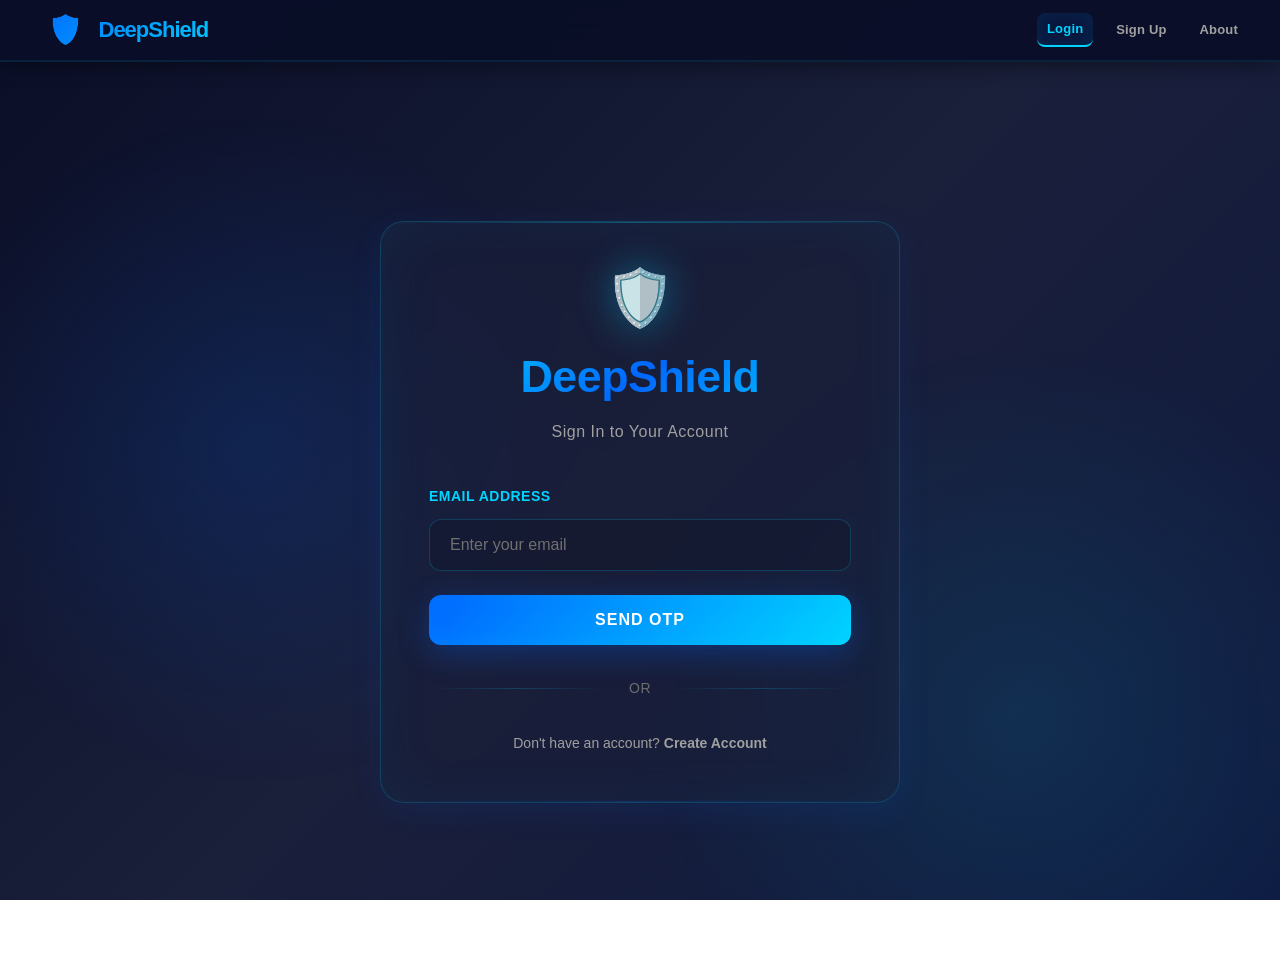
<file: deepfake-detection/scanner.html>
<!DOCTYPE html>
<html lang="en">
<head>
    <meta charset="UTF-8">
    <meta name="viewport" content="width=device-width, initial-scale=1.0">
    <title>URL & QR Scanner - DeepShield</title>
    <link rel="stylesheet" href="styles.css">
    <link rel="stylesheet" href="animations.css">
    <script src="config.js"></script>
    <script>
        const authToken = localStorage.getItem('authToken');
        const userEmail = localStorage.getItem('userEmail');
        if (!authToken || !userEmail) window.location.href = 'login.html';
    </script>
</head>
<body>
    <nav class="navbar">
        <div class="nav-container">
            <div class="logo">
                <span class="logo-icon">🛡️</span>
                <span class="logo-text">DeepShield</span>
            </div>
            <ul class="nav-links">
                <li><a href="index.html">Home</a></li>
                <li><a href="image-detection.html">Images</a></li>
                <li><a href="video-detection.html">Videos</a></li>
                <li><a href="audio-detection.html">Audio</a></li>
                <li><a href="scanner.html" class="active">Scanner</a></li>
                <li><a href="ai-assistant.html">AI Chat</a></li>
                <li><a href="profile.html" id="profileLink" class="profile-name" style="display: none;"></a></li>
            </ul>
        </div>
    </nav>

    <main class="container main-content">
        <header class="page-header">
            <h1>URL & QR Scanner</h1>
            <p>Analyze suspicious links and QR codes for phishing, malware, and fraudulent activity.</p>
        </header>

        <div class="scanner-grid">
            <!-- URL Scanner Card -->
            <div class="card scanner-card">
                <div class="card-header">
                    <span class="icon">🔗</span>
                    <h2>URL Analyzer</h2>
                </div>
                <div class="card-body">
                    <p>Enter a URL to check its safety and reputation.</p>
                    <div class="input-group">
                        <input type="text" id="urlInput" placeholder="https://example.com" class="form-control">
                        <button id="scanUrlBtn" class="btn btn-primary">Scan URL</button>
                    </div>
                    <div id="urlStatus" class="status-msg"></div>
                </div>
            </div>

            <!-- QR Scanner Card -->
            <div class="card scanner-card">
                <div class="card-header">
                    <span class="icon">📱</span>
                    <h2>QR Code Scanner</h2>
                </div>
                <div class="card-body">
                    <p>Upload an image containing a QR code to extract and analyze the URL.</p>
                    <div class="upload-zone" id="qrUploadZone">
                        <input type="file" id="qrInput" accept="image/*" hidden>
                        <div class="upload-content">
                            <span class="upload-icon">📤</span>
                            <p>Click or drag QR image here</p>
                        </div>
                    </div>
                    <div id="qrStatus" class="status-msg"></div>
                </div>
            </div>
        </div>

        <!-- Results Section -->
        <div id="resultsSection" class="results-section" style="display: none;">
            <div class="result-header">
                <h2>Scan Results</h2>
                <div id="resultBadge" class="badge">Safe</div>
            </div>
            
            <div class="result-container">
                <div class="result-main">
                    <div class="risk-score-container">
                        <div class="risk-score-label">Risk Score</div>
                        <div class="risk-score-value" id="riskScore">0.0</div>
                        <div class="risk-progress-bar">
                            <div id="riskProgress" class="risk-progress" style="width: 0%"></div>
                        </div>
                    </div>
                    
                    <div class="verdict-container">
                        <h3>Verdict: <span id="verdictText">Safe</span></h3>
                        <p id="recommendationText">This content appears safe.</p>
                    </div>
                </div>

                <div class="result-details">
                    <h3>Analysis Reasons</h3>
                    <ul id="reasonsList" class="reasons-list">
                        <!-- Reasons will be injected here -->
                    </ul>
                </div>
            </div>

            <div class="result-actions">
                <button id="resetScanner" class="btn btn-secondary">Scan Another</button>
                <a href="ai-assistant.html" id="askAssistant" class="btn btn-outline">Ask AI Assistant</a>
            </div>
        </div>
    </main>

    <footer class="footer">
        <div class="container">
            <p>&copy; 2026 DeepShield. All rights reserved.</p>
        </div>
    </footer>

    <script src="script.js"></script>
    <script>
        // Scanner specific UI logic
        document.addEventListener('DOMContentLoaded', () => {
            const urlInput = document.getElementById('urlInput');
            const scanUrlBtn = document.getElementById('scanUrlBtn');
            const qrInput = document.getElementById('qrInput');
            const qrUploadZone = document.getElementById('qrUploadZone');
            const resultsSection = document.getElementById('resultsSection');
            const resetBtn = document.getElementById('resetScanner');

            // URL Scan
            scanUrlBtn.addEventListener('click', async () => {
                const url = urlInput.value.trim();
                if (!url) return showStatus('urlStatus', 'Please enter a URL', 'error');
                
                showStatus('urlStatus', 'Scanning...', 'info');
                try {
                    const response = await fetch(`${API_CONFIG.BASE_URL}/api/scan/url`, {
                        method: 'POST',
                        headers: { 
                            'Content-Type': 'application/json',
                            'Authorization': `Bearer ${authToken}`
                        },
                        body: JSON.stringify({ url, userEmail })
                    });
                    const data = await response.json();
                    if (data.status === 'success') {
                        displayResults(data);
                    } else {
                        showStatus('urlStatus', data.error || 'Scan failed', 'error');
                    }
                } catch (err) {
                    showStatus('urlStatus', 'Error connecting to server', 'error');
                }
            });

            // QR Upload
            qrUploadZone.addEventListener('click', () => qrInput.click());
            qrInput.addEventListener('change', async (e) => {
                const file = e.target.files[0];
                if (!file) return;
                
                showStatus('qrStatus', `Uploading ${file.name}...`, 'info');
                const formData = new FormData();
                formData.append('file', file);
                formData.append('userEmail', userEmail);
                
                try {
                    const response = await fetch(`${API_CONFIG.BASE_URL}/api/scan/qr`, {
                        method: 'POST',
                        headers: { 'Authorization': `Bearer ${authToken}` },
                        body: formData
                    });
                    const data = await response.json();
                    if (data.status === 'success') {
                        if (data.qr_detected) {
                            displayResults(data);
                        } else {
                            showStatus('qrStatus', 'No QR code found in image', 'warning');
                        }
                    } else {
                        showStatus('qrStatus', data.error || 'Scan failed', 'error');
                    }
                } catch (err) {
                    showStatus('qrStatus', 'Error connecting to server', 'error');
                }
            });

            resetBtn.addEventListener('click', () => {
                resultsSection.style.display = 'none';
                urlInput.value = '';
                document.getElementById('urlStatus').innerHTML = '';
                document.getElementById('qrStatus').innerHTML = '';
                window.scrollTo({ top: 0, behavior: 'smooth' });
            });

            function displayResults(data) {
                resultsSection.style.display = 'block';
                document.getElementById('riskScore').textContent = data.risk_score.toFixed(2);
                document.getElementById('riskProgress').style.width = `${data.risk_score * 100}%`;
                document.getElementById('verdictText').textContent = data.verdict;
                document.getElementById('recommendationText').textContent = data.recommendation;
                
                const badge = document.getElementById('resultBadge');
                badge.textContent = data.verdict.toUpperCase();
                badge.className = `badge badge-${data.verdict}`;
                
                const list = document.getElementById('reasonsList');
                list.innerHTML = '';
                data.reasons.forEach(reason => {
                    const li = document.createElement('li');
                    li.textContent = reason;
                    list.appendChild(li);
                });
                
                resultsSection.scrollIntoView({ behavior: 'smooth' });
                
                // Store analysis_id for session (simulated)
                localStorage.setItem('lastAnalysisId', `scan_${Date.now()}`);
            }

            function showStatus(id, msg, type) {
                const el = document.getElementById(id);
                el.textContent = msg;
                el.className = `status-msg ${type}`;
            }
        });
    </script>
</body>
</html>
</file>
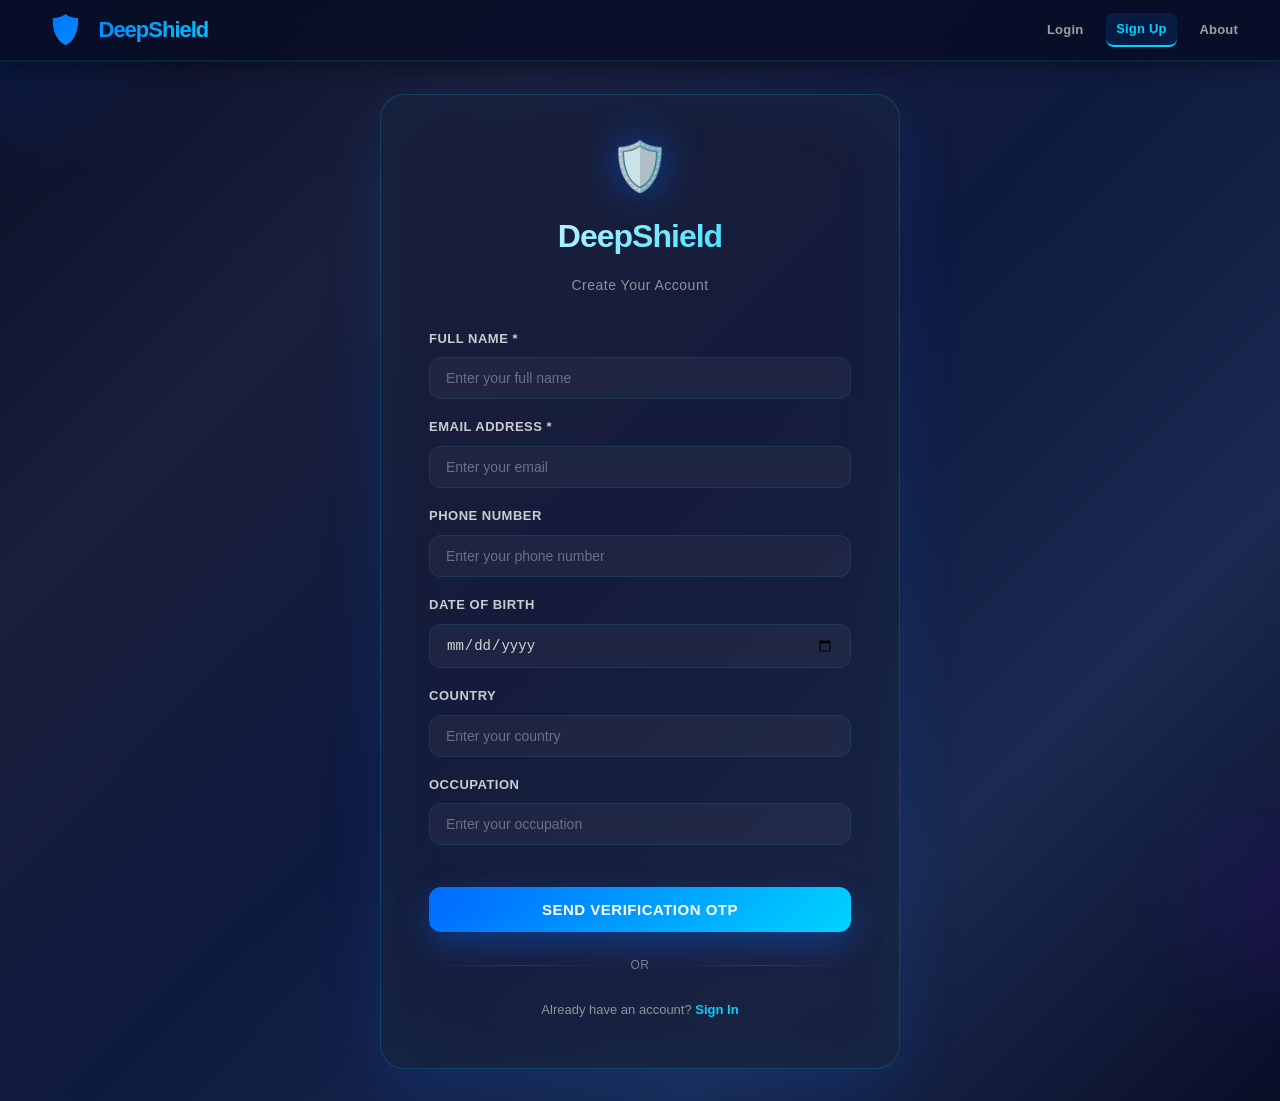
<file: deepfake-detection/signup.html>
<!DOCTYPE html>
<html lang="en">
<head>
    <meta charset="UTF-8">
    <meta name="viewport" content="width=device-width, initial-scale=1.0">
    <title>Sign Up - DeepShield</title>
    <link rel="stylesheet" href="styles.css">
    <link rel="stylesheet" href="animations.css">
    <script src="config.js"></script>
    <style>
        /* =======================================
           SIGNUP PAGE - MODERN GLASSMORPHIC DESIGN
           ======================================= */

        body {
            background: linear-gradient(
                135deg,
                #0a0e27 0%,
                #1a1f3a 25%,
                #0f1a40 50%,
                #1a2a50 75%,
                #0a0e27 100%
            );
            position: relative;
            min-height: 100vh;
            overflow-x: hidden;
        }

        body::before {
            content: '';
            position: fixed;
            width: 400px;
            height: 400px;
            background: radial-gradient(circle, rgba(0, 102, 255, 0.15) 0%, transparent 70%);
            border-radius: 50%;
            top: -200px;
            left: -200px;
            z-index: 0;
            animation: float 20s ease-in-out infinite;
            pointer-events: none;
        }

        body::after {
            content: '';
            position: fixed;
            width: 300px;
            height: 300px;
            background: radial-gradient(circle, rgba(112, 0, 255, 0.1) 0%, transparent 70%);
            border-radius: 50%;
            bottom: -150px;
            right: -150px;
            z-index: 0;
            animation: float 25s ease-in-out infinite reverse;
            pointer-events: none;
        }

        @keyframes float {
            0%, 100% { transform: translate(0, 0); }
            50% { transform: translate(30px, -30px); }
        }

        .auth-container {
            min-height: 100vh;
            display: flex;
            align-items: center;
            justify-content: center;
            padding: var(--spacing-lg);
            position: relative;
            z-index: 1;
        }

        .auth-wrapper {
            width: 100%;
            max-width: 520px;
            animation: slideInUp 0.8s cubic-bezier(0.16, 1, 0.3, 1);
        }

        @keyframes slideInUp {
            from {
                opacity: 0;
                transform: translateY(40px);
            }
            to {
                opacity: 1;
                transform: translateY(0);
            }
        }

        .auth-card {
            background: rgba(26, 31, 58, 0.6);
            backdrop-filter: blur(20px);
            -webkit-backdrop-filter: blur(20px);
            border: 1px solid rgba(0, 212, 255, 0.2);
            border-radius: 24px;
            padding: 48px;
            box-shadow: 
                0 20px 60px rgba(0, 102, 255, 0.15),
                0 0 80px rgba(0, 212, 255, 0.05) inset;
            position: relative;
            overflow: hidden;
        }

        .auth-card::before {
            content: '';
            position: absolute;
            top: -1px;
            left: 0;
            right: 0;
            height: 1px;
            background: linear-gradient(
                90deg,
                transparent 0%,
                rgba(0, 212, 255, 0.4) 50%,
                transparent 100%
            );
            animation: shimmer 3s ease-in-out infinite;
        }

        @keyframes shimmer {
            0%, 100% { opacity: 0.5; }
            50% { opacity: 1; }
        }

        .auth-header {
            text-align: center;
            margin-bottom: 32px;
            animation: slideInDown 0.6s cubic-bezier(0.4, 0, 0.2, 1) 0.1s both;
        }

        @keyframes slideInDown {
            from {
                opacity: 0;
                transform: translateY(-20px);
            }
            to {
                opacity: 1;
                transform: translateY(0);
            }
        }

        .auth-header .logo-icon {
            font-size: 48px;
            display: block;
            margin-bottom: 20px;
            filter: drop-shadow(0 0 20px rgba(0, 102, 255, 0.6));
            animation: float 3s ease-in-out infinite;
        }

        .auth-header h1 {
            font-size: 32px;
            font-weight: 900;
            background: linear-gradient(135deg, #fff 0%, #00d4ff 100%);
            -webkit-background-clip: text;
            -webkit-text-fill-color: transparent;
            background-clip: text;
            margin: 0;
            letter-spacing: -1px;
            text-transform: capitalize;
        }

        .auth-header p {
            color: rgba(224, 224, 224, 0.6);
            margin-top: 12px;
            font-size: 14px;
            letter-spacing: 0.5px;
        }

        .form-group {
            margin-bottom: 18px;
            animation: slideInLeft 0.6s cubic-bezier(0.4, 0, 0.2, 1) forwards;
            opacity: 0;
        }

        .form-group:nth-child(1) { animation-delay: 0.2s; }
        .form-group:nth-child(2) { animation-delay: 0.3s; }
        .form-group:nth-child(3) { animation-delay: 0.4s; }
        .form-group:nth-child(4) { animation-delay: 0.5s; }
        .form-group:nth-child(5) { animation-delay: 0.6s; }
        .form-group:nth-child(6) { animation-delay: 0.7s; }

        @keyframes slideInLeft {
            from {
                opacity: 0;
                transform: translateX(-20px);
            }
            to {
                opacity: 1;
                transform: translateX(0);
            }
        }

        .form-group label {
            display: block;
            color: rgba(224, 224, 224, 0.9);
            font-size: 13px;
            font-weight: 700;
            margin-bottom: 8px;
            text-transform: uppercase;
            letter-spacing: 0.5px;
        }

        .form-group input {
            width: 100%;
            padding: 12px 16px;
            background: rgba(255, 255, 255, 0.04);
            border: 1.5px solid rgba(0, 212, 255, 0.1);
            color: rgba(224, 224, 224, 0.95);
            border-radius: 12px;
            font-size: 14px;
            transition: all 0.3s cubic-bezier(0.4, 0, 0.2, 1);
            font-weight: 500;
        }

        .form-group input::placeholder {
            color: rgba(224, 224, 224, 0.4);
        }

        .form-group input:focus {
            outline: none;
            border-color: rgba(0, 212, 255, 0.6);
            background: rgba(255, 255, 255, 0.08);
            box-shadow: 
                0 0 0 4px rgba(0, 212, 255, 0.1),
                0 0 20px rgba(0, 212, 255, 0.2) inset;
            transform: translateY(-2px);
        }

        .submit-btn {
            width: 100%;
            padding: 14px 24px;
            background: linear-gradient(135deg, #0066ff 0%, #00d4ff 100%);
            border: none;
            color: white;
            border-radius: 12px;
            font-size: 15px;
            font-weight: 700;
            cursor: pointer;
            transition: all 0.3s cubic-bezier(0.4, 0, 0.2, 1);
            box-shadow: 
                0 12px 32px rgba(0, 102, 255, 0.35),
                0 0 20px rgba(0, 212, 255, 0.1) inset;
            margin-top: 24px;
            text-transform: uppercase;
            letter-spacing: 0.5px;
            position: relative;
            overflow: hidden;
            animation: slideInUp 0.6s cubic-bezier(0.4, 0, 0.2, 1) 0.8s both;
        }

        .submit-btn::before {
            content: '';
            position: absolute;
            top: 0;
            left: -100%;
            width: 100%;
            height: 100%;
            background: linear-gradient(
                90deg,
                transparent 0%,
                rgba(255, 255, 255, 0.2) 50%,
                transparent 100%
            );
            transition: left 0.6s ease;
            z-index: 1;
        }

        .submit-btn:hover::before {
            left: 100%;
        }

        .submit-btn:hover {
            transform: translateY(-3px);
            box-shadow: 
                0 16px 48px rgba(0, 102, 255, 0.5),
                0 0 30px rgba(0, 212, 255, 0.2) inset;
        }

        .submit-btn:active {
            transform: translateY(-1px);
            box-shadow: 
                0 8px 24px rgba(0, 102, 255, 0.35),
                0 0 20px rgba(0, 212, 255, 0.1) inset;
        }

        .divider {
            display: flex;
            align-items: center;
            margin: 24px 0;
            animation: slideInRight 0.6s cubic-bezier(0.4, 0, 0.2, 1) 0.7s both;
        }

        @keyframes slideInRight {
            from {
                opacity: 0;
                transform: translateX(20px);
            }
            to {
                opacity: 1;
                transform: translateX(0);
            }
        }

        .divider::before,
        .divider::after {
            content: '';
            flex: 1;
            height: 1px;
            background: linear-gradient(
                90deg,
                transparent,
                rgba(0, 212, 255, 0.2),
                transparent
            );
        }

        .divider span {
            padding: 0 16px;
            color: rgba(224, 224, 224, 0.5);
            font-size: 12px;
            text-transform: uppercase;
            letter-spacing: 0.5px;
        }

        .auth-link {
            text-align: center;
            color: rgba(224, 224, 224, 0.6);
            font-size: 13px;
            margin-top: 20px;
            animation: slideInUp 0.6s cubic-bezier(0.4, 0, 0.2, 1) 0.9s both;
        }

        .auth-link a {
            color: #00d4ff;
            text-decoration: none;
            font-weight: 700;
            transition: all 0.3s ease;
            position: relative;
        }

        .auth-link a::after {
            content: '';
            position: absolute;
            bottom: -2px;
            left: 0;
            width: 0;
            height: 2px;
            background: linear-gradient(90deg, #0066ff, #00d4ff);
            transition: width 0.3s ease;
        }

        .auth-link a:hover {
            color: #0066ff;
        }

        .auth-link a:hover::after {
            width: 100%;
        }

        .otp-input-group {
            display: flex;
            gap: 10px;
            justify-content: center;
            margin: 24px 0;
        }

        .otp-input {
            width: 48px;
            height: 56px;
            text-align: center;
            font-size: 20px;
            background: rgba(255, 255, 255, 0.04);
            border: 1.5px solid rgba(0, 212, 255, 0.1);
            border-radius: 12px;
            color: rgba(224, 224, 224, 0.95);
            font-weight: 600;
            transition: all 0.3s ease;
        }

        .otp-input:focus {
            outline: none;
            border-color: rgba(0, 212, 255, 0.6);
            background: rgba(255, 255, 255, 0.08);
            box-shadow: 0 0 20px rgba(0, 212, 255, 0.3);
            transform: translateY(-2px);
        }

        .loading-spinner {
            display: inline-block;
            width: 18px;
            height: 18px;
            border: 2px solid rgba(255, 255, 255, 0.2);
            border-top-color: #00d4ff;
            border-radius: 50%;
            animation: spin 0.8s linear infinite;
        }

        @keyframes spin {
            to { transform: rotate(360deg); }
        }

        .error-message,
        .success-message {
            padding: 12px 16px;
            border-radius: 12px;
            margin-bottom: 20px;
            font-size: 13px;
            font-weight: 600;
            animation: slideInDown 0.4s cubic-bezier(0.4, 0, 0.2, 1);
        }

        .error-message {
            background: rgba(255, 51, 51, 0.1);
            border: 1px solid rgba(255, 51, 51, 0.3);
            color: #ff6b6b;
            display: none;
        }

        .error-message.show {
            display: block;
        }

        .success-message {
            background: rgba(0, 212, 132, 0.1);
            border: 1px solid rgba(0, 212, 132, 0.3);
            color: #00d084;
            display: none;
        }

        .success-message.show {
            display: block;
        }

        .otp-section {
            display: none;
            opacity: 0;
            transition: opacity 0.4s ease;
        }

        .otp-section.active {
            display: block;
            opacity: 1;
        }

        .form-section.hidden {
            display: none;
        }

        /* =======================================
           RESPONSIVE DESIGN
           ======================================= */

        @media (max-width: 768px) {
            .auth-card {
                padding: 40px 28px;
            }

            .auth-header h1 {
                font-size: 28px;
            }

            .otp-input {
                width: 44px;
                height: 52px;
                font-size: 18px;
            }
        }

        @media (max-width: 480px) {
            .auth-card {
                padding: 28px 20px;
                border-radius: 20px;
            }

            .auth-header {
                margin-bottom: 24px;
            }

            .auth-header .logo-icon {
                font-size: 40px;
                margin-bottom: 16px;
            }

            .auth-header h1 {
                font-size: 24px;
            }

            .auth-header p {
                font-size: 13px;
            }

            .form-group {
                margin-bottom: 16px;
            }

            .form-group input {
                padding: 11px 14px;
                font-size: 13px;
            }

            .submit-btn {
                padding: 12px 20px;
                font-size: 14px;
                margin-top: 20px;
            }

            .otp-input {
                width: 40px;
                height: 48px;
                font-size: 16px;
            }

            .otp-input-group {
                gap: 8px;
            }
        }
    </style>
</head>
<body>
    <nav class="navbar">
        <div class="nav-container">
            <div class="logo">
                <span class="logo-icon">🛡️</span>
                <span class="logo-text">DeepShield</span>
            </div>
            <ul class="nav-links">
                <li><a href="login.html">Login</a></li>
                <li><a href="signup.html" class="active">Sign Up</a></li>
                <li><a href="index.html#about">About</a></li>
            </ul>
        </div>
    </nav>

    <div class="auth-container">
        <div class="auth-wrapper">
            <div class="auth-card">
                <!-- Header -->
                <div class="auth-header">
                    <span class="logo-icon">🛡️</span>
                    <h1>DeepShield</h1>
                    <p id="headerText">Create Your Account</p>
                </div>

                <!-- Error/Success Messages -->
                <div class="error-message" id="errorMessage"></div>
                <div class="success-message" id="successMessage"></div>

                <!-- Sign Up Form Section -->
                <div id="formSection">
                    <form id="signupForm" onsubmit="handleSignup(event)">
                        <div class="form-group">
                            <label for="fullName">Full Name *</label>
                            <input 
                                type="text" 
                                id="fullName" 
                                name="fullName" 
                                placeholder="Enter your full name"
                                required
                            >
                        </div>

                        <div class="form-group">
                            <label for="email">Email Address *</label>
                            <input 
                                type="email" 
                                id="email" 
                                name="email" 
                                placeholder="Enter your email"
                                required
                            >
                        </div>

                        <div class="form-group">
                            <label for="phoneNumber">Phone Number</label>
                            <input 
                                type="tel" 
                                id="phoneNumber" 
                                name="phoneNumber" 
                                placeholder="Enter your phone number"
                            >
                        </div>

                        <div class="form-group">
                            <label for="dateOfBirth">Date of Birth</label>
                            <input 
                                type="date" 
                                id="dateOfBirth" 
                                name="dateOfBirth"
                            >
                        </div>

                        <div class="form-group">
                            <label for="country">Country</label>
                            <input 
                                type="text" 
                                id="country" 
                                name="country" 
                                placeholder="Enter your country"
                            >
                        </div>

                        <div class="form-group">
                            <label for="occupation">Occupation</label>
                            <input 
                                type="text" 
                                id="occupation" 
                                name="occupation" 
                                placeholder="Enter your occupation"
                            >
                        </div>

                        <button type="submit" class="submit-btn" id="submitBtn">
                            Send Verification OTP
                        </button>
                    </form>
                </div>

                <!-- OTP Section -->
                <div id="otpSection" class="otp-section">
                    <div class="form-group">
                        <label>Enter OTP (6 digits)</label>
                        <div class="otp-input-group">
                            <input type="text" class="otp-input" maxlength="1" id="otp1" onInput="moveToNext(this, 'otp2')">
                            <input type="text" class="otp-input" maxlength="1" id="otp2" onInput="moveToNext(this, 'otp3')">
                            <input type="text" class="otp-input" maxlength="1" id="otp3" onInput="moveToNext(this, 'otp4')">
                            <input type="text" class="otp-input" maxlength="1" id="otp4" onInput="moveToNext(this, 'otp5')">
                            <input type="text" class="otp-input" maxlength="1" id="otp5" onInput="moveToNext(this, 'otp6')">
                            <input type="text" class="otp-input" maxlength="1" id="otp6" onInput="handleOtpComplete(this)">
                        </div>
                    </div>

                    <button type="button" class="submit-btn" id="verifyBtn" onclick="verifySignupOTP()">
                        Verify & Create Account
                    </button>

                    <div class="otp-timer">
                        <span id="otpTimer">Resend in <span id="timerCount">120</span>s</span>
                        <br>
                        <button type="button" class="resend-btn" id="resendBtn" disabled onclick="resendSignupOTP()">
                            Resend OTP
                        </button>
                    </div>

                    <button type="button" class="resend-btn" onclick="backToForm()" style="display: block; margin-top: 15px;">
                        ← Back
                    </button>
                </div>

                <!-- Divider -->
                <div class="divider">
                    <span>OR</span>
                </div>

                <!-- Sign In Link -->
                <div class="auth-link">
                    Already have an account? <a href="login.html">Sign In</a>
                </div>
            </div>
        </div>
    </div>

    <script>
        let otpTimer = null;
        let timerCount = 120;
        let signupData = {};

        function showError(message) {
            const errorDiv = document.getElementById('errorMessage');
            errorDiv.textContent = message;
            errorDiv.style.display = 'block';
            setTimeout(() => {
                errorDiv.style.display = 'none';
            }, 5000);
        }

        function showSuccess(message) {
            const successDiv = document.getElementById('successMessage');
            successDiv.textContent = message;
            successDiv.style.display = 'block';
        }

        async function handleSignup(event) {
            event.preventDefault();
            const fullName = document.getElementById('fullName').value.trim();
            const email = document.getElementById('email').value.trim();
            const phoneNumber = document.getElementById('phoneNumber').value.trim();
            const dateOfBirth = document.getElementById('dateOfBirth').value;
            const country = document.getElementById('country').value.trim();
            const occupation = document.getElementById('occupation').value.trim();
            const submitBtn = document.getElementById('submitBtn');

            if (!fullName || !email) {
                showError('Full name and email are required');
                return;
            }

            signupData = { 
                fullName, 
                email, 
                phoneNumber,
                dateOfBirth,
                country,
                occupation
            };
            submitBtn.disabled = true;
            submitBtn.innerHTML = '<span class="loading-spinner"></span> Sending OTP...';

            try {
                const response = await fetch(getApiUrl('/api/auth/send-otp'), {
                    method: 'POST',
                    headers: {
                        'Content-Type': 'application/json',
                    },
                    body: JSON.stringify({ email, isSignup: true })
                });

                const data = await response.json();

                if (!response.ok) {
                    throw new Error(data.error || 'Failed to send OTP');
                }

                showSuccess('OTP sent to your email. Check spam folder if not found.');
                document.getElementById('formSection').style.display = 'none';
                document.getElementById('otpSection').classList.add('active');
                document.getElementById('headerText').textContent = 'Verify Your Email';
                startOtpTimer();
                document.getElementById('otp1').focus();

            } catch (error) {
                console.error('Error:', error);
                showError(error.message);
            } finally {
                submitBtn.disabled = false;
                submitBtn.innerHTML = 'Send Verification OTP';
            }
        }

        function moveToNext(current, nextId) {
            current.value = current.value.replace(/[^0-9]/g, '');
            if (current.value.length === 1) {
                const nextInput = document.getElementById(nextId);
                if (nextInput) nextInput.focus();
            }
        }

        function handleOtpComplete(input) {
            input.value = input.value.replace(/[^0-9]/g, '');
            const otp1 = document.getElementById('otp1').value;
            const otp2 = document.getElementById('otp2').value;
            const otp3 = document.getElementById('otp3').value;
            const otp4 = document.getElementById('otp4').value;
            const otp5 = document.getElementById('otp5').value;
            const otp6 = document.getElementById('otp6').value;

            if (otp1 && otp2 && otp3 && otp4 && otp5 && otp6) {
                verifySignupOTP();
            }
        }

        async function verifySignupOTP() {
            const otp = document.getElementById('otp1').value +
                       document.getElementById('otp2').value +
                       document.getElementById('otp3').value +
                       document.getElementById('otp4').value +
                       document.getElementById('otp5').value +
                       document.getElementById('otp6').value;

            if (otp.length !== 6) {
                showError('Please enter a valid 6-digit OTP');
                return;
            }

            const verifyBtn = document.getElementById('verifyBtn');
            verifyBtn.disabled = true;
            verifyBtn.innerHTML = '<span class="loading-spinner"></span> Creating Account...';

            try {
                const response = await fetch(getApiUrl('/api/auth/signup'), {
                    method: 'POST',
                    headers: {
                        'Content-Type': 'application/json',
                    },
                    body: JSON.stringify({
                        fullName: signupData.fullName,
                        email: signupData.email,
                        phoneNumber: signupData.phoneNumber,
                        dateOfBirth: signupData.dateOfBirth,
                        country: signupData.country,
                        occupation: signupData.occupation,
                        otp
                    })
                });

                const data = await response.json();

                if (!response.ok) {
                    throw new Error(data.error || 'Failed to create account');
                }

                // Store token and redirect
                localStorage.setItem('authToken', data.token);
                localStorage.setItem('userEmail', signupData.email);
                showSuccess('Account created successfully! Redirecting...');
                clearTimeout(otpTimer);
                setTimeout(() => {
                    window.location.href = 'index.html';
                }, 1500);

            } catch (error) {
                console.error('Error:', error);
                showError(error.message);
                verifyBtn.disabled = false;
                verifyBtn.innerHTML = 'Verify & Create Account';
            }
        }

        function startOtpTimer() {
            timerCount = 120;
            document.getElementById('resendBtn').disabled = true;

            otpTimer = setInterval(() => {
                timerCount--;
                document.getElementById('timerCount').textContent = timerCount;

                if (timerCount <= 0) {
                    clearInterval(otpTimer);
                    document.getElementById('otpTimer').style.display = 'none';
                    document.getElementById('resendBtn').disabled = false;
                }
            }, 1000);
        }

        async function resendSignupOTP() {
            const resendBtn = document.getElementById('resendBtn');
            resendBtn.disabled = true;
            resendBtn.textContent = 'Sending...';

            try {
                const response = await fetch(getApiUrl('/api/auth/send-otp'), {
                    method: 'POST',
                    headers: {
                        'Content-Type': 'application/json',
                    },
                    body: JSON.stringify({ 
                        email: signupData.email,
                        isSignup: true
                    })
                });

                if (!response.ok) throw new Error('Failed to resend OTP');

                showSuccess('OTP resent to your email');
                clearOtpInputs();
                document.getElementById('otpTimer').style.display = 'block';
                startOtpTimer();
                document.getElementById('otp1').focus();

            } catch (error) {
                showError(error.message);
            } finally {
                resendBtn.disabled = true;
                resendBtn.textContent = 'Resend OTP';
            }
        }

        function clearOtpInputs() {
            for (let i = 1; i <= 6; i++) {
                document.getElementById(`otp${i}`).value = '';
            }
        }

        function backToForm() {
            clearOtpInputs();
            document.getElementById('formSection').style.display = 'block';
            document.getElementById('otpSection').classList.remove('active');
            document.getElementById('headerText').textContent = 'Create Your Account';
            document.getElementById('fullName').focus();
            clearTimeout(otpTimer);
        }
    </script>
</body>
</html>
</file>
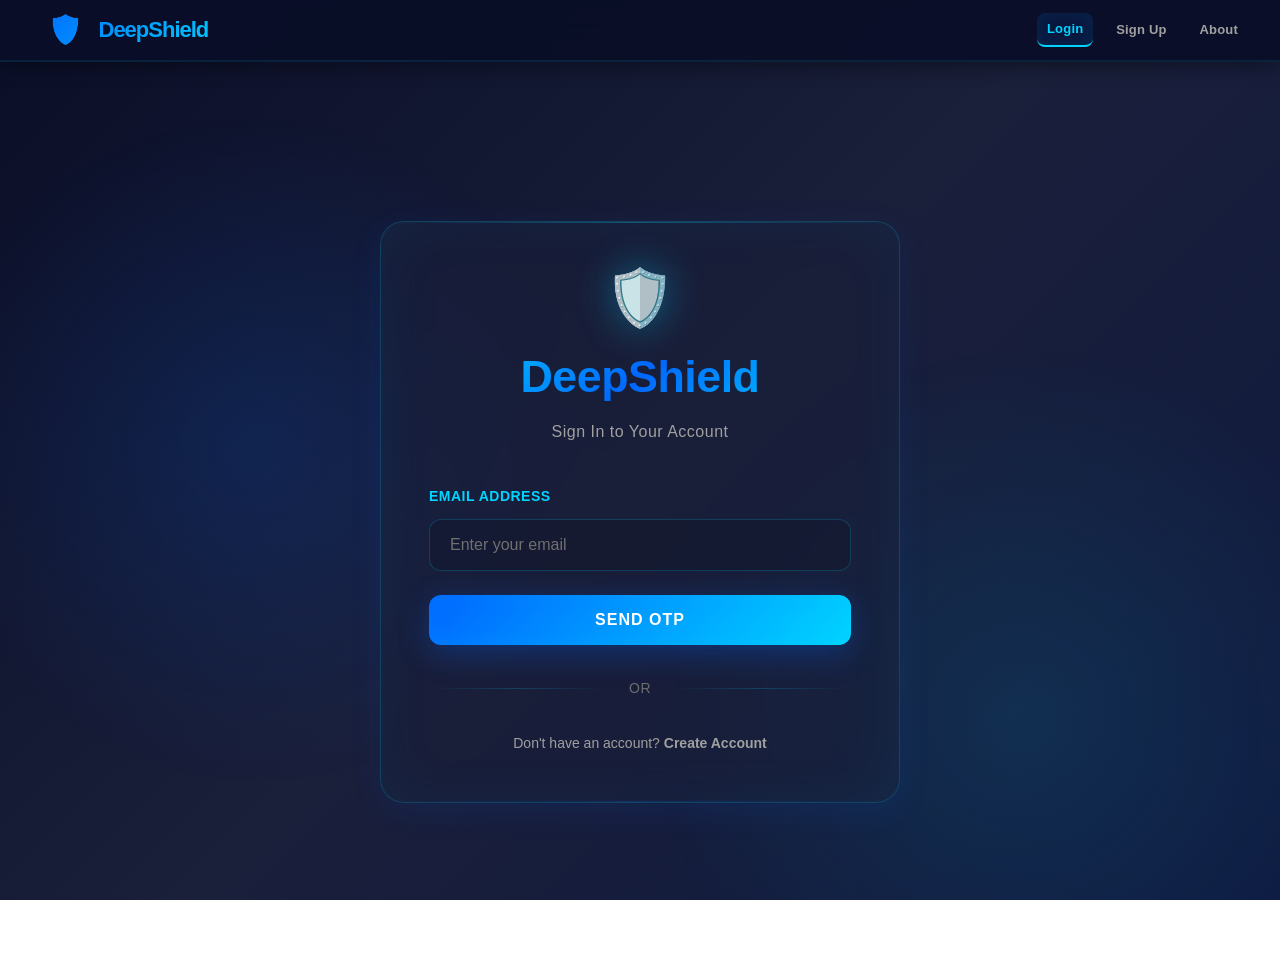
<file: deepfake-detection/video-detection.html>
<!DOCTYPE html>
<html lang="en">
<head>
    <meta charset="UTF-8">
    <meta name="viewport" content="width=device-width, initial-scale=1.0">
    <title>Video Deepfake Detection - DeepShield</title>
    <link rel="stylesheet" href="styles.css">
    <link rel="stylesheet" href="animations.css">
    <script src="config.js"></script>
    <script>
        // Check if user is authenticated
        const authToken = localStorage.getItem('authToken');
        const userEmail = localStorage.getItem('userEmail');
        
        if (!authToken || !userEmail) {
            // Redirect to login page if not authenticated
            window.location.href = 'login.html';
        }
    </script>
</head>
<body>
    <!-- Navigation Bar -->
    <nav class="navbar">
        <div class="nav-container">
            <div class="logo">
                <span class="logo-icon">🛡️</span>
                <span class="logo-text">DeepShield</span>
            </div>
            <ul class="nav-links">
                <li><a href="index.html">Home</a></li>
                <li><a href="image-detection.html">Images</a></li>
                <li><a href="video-detection.html" class="active">Videos</a></li>
                <li><a href="audio-detection.html">Audio</a></li>
                <li><a href="ai-assistant.html">AI Chat</a></li>
                <li><a href="feedback.html">Feedback</a></li>
                <li><a href="index.html#about">About</a></li>
                <li><a href="profile.html" id="profileLink" class="profile-name" style="display: none;"></a></li>
            </ul>
        </div>
    </nav>

    <!-- Detection Container -->
    <div class="detection-container animate-in">
        <div class="detection-header glass">
            <div class="header-content">
                <div class="hero-badge">Temporal Analysis</div>
                <h1>Video <span class="text-gradient">Deepfake Detection</span></h1>
                <p>Advanced frame-by-frame analysis with temporal consistency checking and facial artifact detection for high-precision video authentication.</p>
            </div>
            <div class="header-background">
                <div class="glow-sphere glow-2"></div>
            </div>
        </div>

        <div class="detection-content glass">
            <!-- Upload Section -->
            <div class="upload-section">
                <div class="upload-area-premium" id="uploadArea">
                    <div class="upload-glow"></div>
                    <div class="upload-icon-wrapper">
                        <span class="upload-icon">🎥</span>
                    </div>
                    <div class="upload-text">
                        <h3>Secure Video Portal</h3>
                        <p>Drag and drop video here or <span class="browse-link">browse files</span></p>
                        <span class="file-support">Supported: MP4, AVI, MOV (Max 50MB)</span>
                    </div>
                    <input type="file" id="fileInput" accept="video/*" hidden>
                </div>
                <div class="file-info-premium" id="fileInfo" style="display: none;">
                    <div class="file-details">
                        <span class="file-icon">🎬</span>
                        <p id="fileName"></p>
                    </div>
                    <button type="button" class="btn btn-secondary btn-sm" onclick="clearFile()">Change File</button>
                </div>
            </div>

            <!-- Video Preview Section -->
            <div class="preview-section" id="previewSection" style="display: none;">
                <div class="video-preview">
                    <video id="previewVideo" controls width="100%">
                        <source id="videoSource" src="" type="video/mp4">
                        Your browser does not support the video tag.
                    </video>
                </div>
                <div class="video-info">
                    <p><strong>Duration:</strong> <span id="videoDuration">0:00</span></p>
                    <p><strong>Resolution:</strong> <span id="videoResolution">N/A</span></p>
                </div>
            </div>

            <!-- Frame Selection -->
            <div class="frame-selection" id="frameSelection" style="display: none;">
                <h3>Select Sample Frames for Analysis</h3>
                <p class="info-text">Sample frames from the video for faster analysis</p>
                <div class="frame-options">
                    <label class="radio-option">
                        <input type="radio" name="frameSample" value="5" checked>
                        <span>5 Sample Frames (Fast)</span>
                    </label>
                    <label class="radio-option">
                        <input type="radio" name="frameSample" value="15">
                        <span>15 Sample Frames (Balanced)</span>
                    </label>
                    <label class="radio-option">
                        <input type="radio" name="frameSample" value="30">
                        <span>30 Sample Frames (Thorough)</span>
                    </label>
                </div>
            </div>

            <!-- Analysis Button -->
            <div class="button-container">
                <button class="btn btn-primary btn-large" id="analyzeBtn" onclick="analyzeVideo()" style="display: none;">
                    🔍 Analyze Video
                </button>
            </div>

            <!-- Loading Spinner -->
            <div class="loading-spinner" id="loadingSpinner" style="display: none;">
                <div class="spinner"></div>
                <div class="progress-container">
                    <p id="loadingText">Extracting and analyzing frames...</p>
                    <div class="progress-bar">
                        <div class="progress-fill" id="progressFill"></div>
                    </div>
                    <p class="progress-percentage" id="progressPercentage">0%</p>
                </div>
            </div>

            <!-- Results Section -->
            <div class="results-section" id="resultsSection" style="display: none;">
                <h2>Video Analysis Results</h2>

                <div class="trust-score-container">
                    <div class="trust-score-card">
                        <h3>Overall Trust Score</h3>
                        <div class="trust-meter">
                            <div class="trust-bar" id="trustBar"></div>
                        </div>
                        <p class="trust-percentage" id="trustPercentage">0%</p>
                    </div>
                </div>

                <!-- 🤖 AI-Powered Analysis Section (Dedicated) -->
                <div id="aiReasonsContainer" class="ai-analysis-section" style="display: none;">
                    <!-- Content will be injected here by JavaScript -->
                </div>

                <div class="results-grid">
                    <div class="result-card">
                        <h3>📊 Frame Analysis</h3>
                        <div class="result-item">
                            <label>Frames Analyzed:</label>
                            <span id="framesAnalyzed">0</span>
                        </div>
                        <div class="result-item">
                            <label>Average Fake Probability:</label>
                            <div class="confidence-bar">
                                <div class="confidence-fill" id="avgConfidence"></div>
                            </div>
                            <span id="avgScore">0%</span>
                        </div>
                        <div class="result-item">
                            <label>Suspicious Frames:</label>
                            <span id="suspiciousFrames">0</span>
                        </div>
                    </div>

                    <div class="result-card">
                        <h3>🎯 Temporal Consistency</h3>
                        <div class="result-item">
                            <label>Consistency Score:</label>
                            <div class="confidence-bar">
                                <div class="confidence-fill" id="consistencyScore"></div>
                            </div>
                            <span id="consistencyValue">0%</span>
                        </div>
                        <p class="info-text" id="consistencyInfo"></p>
                    </div>

                    <div class="result-card">
                        <h3>📋 Detection Verdict</h3>
                        <div class="verdict-box" id="verdictBox">
                            <p id="verdictText"></p>
                            <p class="verdict-confidence" id="verdictConfidence"></p>
                        </div>
                    </div>
                </div>

                <!-- Frame Analysis Timeline -->
                <div class="result-card full-width">
                    <h3>📈 Frame Analysis Timeline</h3>
                    <div class="timeline-container">
                        <canvas id="timelineChart" class="timeline-chart"></canvas>
                    </div>
                </div>

                <!-- Suspicious Frames Gallery -->
                <div class="result-card full-width">
                    <h3>⚠️ Suspicious Frames Gallery</h3>
                    <div class="frames-gallery" id="framesGallery">
                        <!-- Frames will be added here -->
                    </div>
                </div>

                <div class="result-card full-width">
                    <h3>📋 Detailed Report</h3>
                    <div class="report-details">
                        <div class="report-item">
                            <span class="report-label">File Analyzed:</span>
                            <span id="reportFileName"></span>
                        </div>
                        <div class="report-item">
                            <span class="report-label">File Size:</span>
                            <span id="reportFileSize"></span>
                        </div>
                        <div class="report-item">
                            <span class="report-label">Video Duration:</span>
                            <span id="reportDuration"></span>
                        </div>
                        <div class="report-item">
                            <span class="report-label">Analysis Time:</span>
                            <span id="reportTime">0.00s</span>
                        </div>
                        <div class="report-item">
                            <span class="report-label">Models Used:</span>
                            <span>MTCNN (Face Detection), XceptionNet (Deepfake Detection), Temporal Analysis</span>
                        </div>
                        <div class="report-item">
                            <span class="report-label">Recommendation:</span>
                            <span id="reportRecommendation"></span>
                        </div>
                    </div>
                </div>

                <div class="button-container">
                    <button class="btn btn-secondary" onclick="downloadReport()">📥 Download Report</button>
                    <button class="btn btn-secondary" onclick="analyzeAnother()">🔄 Analyze Another</button>
                </div>
            </div>

            <!-- Error Section -->
            <div class="error-section" id="errorSection" style="display: none;">
                <div class="error-box">
                    <p id="errorMessage"></p>
                    <button class="btn btn-secondary" onclick="clearError()">Dismiss</button>
                </div>
            </div>
        </div>

        <!-- Information Section -->
        <div class="info-section">
            <h2>How Video Detection Works</h2>
            <div class="info-grid">
                <div class="info-card">
                    <h3>1. Frame Extraction</h3>
                    <p>Video is split into individual frames at regular intervals for analysis.</p>
                </div>
                <div class="info-card">
                    <h3>2. Face Detection</h3>
                    <p>MTCNN detects facial regions in each frame with high precision.</p>
                </div>
                <div class="info-card">
                    <h3>3. Deepfake Detection</h3>
                    <p>XceptionNet analyzes each frame for artifacts and inconsistencies.</p>
                </div>
                <div class="info-card">
                    <h3>4. Temporal Analysis</h3>
                    <p>Results are combined across frames to detect temporal inconsistencies.</p>
                </div>
            </div>
        </div>
    </div>

    <!-- Footer -->
    <footer class="footer">
        <div class="container">
            <div class="footer-content">
                <div class="footer-section">
                    <h3>DeepShield</h3>
                    <p>Advanced deepfake detection system</p>
                </div>
                <div class="footer-section">
                    <h4>Navigation</h4>
                    <ul>
                        <li><a href="index.html">Home</a></li>
                        <li><a href="image-detection.html">Image Detection</a></li>
                        <li><a href="video-detection.html">Video Detection</a></li>
                        <li><a href="audio-detection.html">Audio Detection</a></li>
                    </ul>
                </div>
                <div class="footer-section">
                    <h4>Technologies</h4>
                    <ul>
                        <li>XceptionNet</li>
                        <li>MTCNN</li>
                        <li>MFCC</li>
                        <li>Grad-CAM</li>
                    </ul>
                </div>
                <div class="footer-section">
                    <h4>Support</h4>
                    <ul>
                        <li><a href="#">Documentation</a></li>
                        <li><a href="#">FAQ</a></li>
                        <li><a href="#">Contact</a></li>
                    </ul>
                </div>
            </div>
            <div class="footer-bottom">
                <p>&copy; 2026 DeepShield. All rights reserved. | Hackathon Project</p>
            </div>
        </div>
    </footer>

    <script src="script.js"></script>
</body>
</html>
</file>
<file: deepfake-detection/styles.css>
/* ============================================
   GLOBAL STYLES & VARIABLES
   ============================================ */

:root {
    --primary-color: #0066ff;
    --primary-dark: #0052cc;
    --secondary-color: #00d4ff;
    --success-color: #00d084;
    --danger-color: #ff3333;
    --warning-color: #ffb800;
    --dark-bg: #0a0e27;
    --dark-card: #1a1f3a;
    --dark-input: #13172a;
    --light-text: #e0e0e0;
    --light-text-secondary: #a0a0a0;
    --border-color: #2a3050;
    --gradient-primary: linear-gradient(135deg, #0066ff 0%, #00d4ff 100%);
    --gradient-success: linear-gradient(135deg, #00d084 0%, #00cc66 100%);
    --gradient-danger: linear-gradient(135deg, #ff3333 0%, #ff6666 100%);
    --shadow: 0 8px 32px rgba(0, 0, 0, 0.3);
    --shadow-lg: 0 20px 60px rgba(0, 102, 255, 0.2);
    --transition: all 0.3s cubic-bezier(0.4, 0, 0.2, 1);
    --transition-fast: all 0.15s cubic-bezier(0.4, 0, 0.2, 1);
    --transition-slow: all 0.5s cubic-bezier(0.4, 0, 0.2, 1);
    
    /* Spacing system */
    --spacing-xs: 0.5rem;
    --spacing-sm: 1rem;
    --spacing-md: 1.5rem;
    --spacing-lg: 2rem;
    --spacing-xl: 3rem;
    --spacing-2xl: 4rem;
    
    /* Border radius */
    --radius-sm: 6px;
    --radius-md: 12px;
    --radius-lg: 16px;
    --radius-xl: 20px;
    
    /* Max widths */
    --max-width-container: 1200px;
    --max-width-lg: 1400px;
}

* {
    margin: 0;
    padding: 0;
    box-sizing: border-box;
}

html {
    scroll-behavior: smooth;
    font-size: 16px;
}

body {
    font-family: 'Segoe UI', Tahoma, Geneva, Verdana, sans-serif;
    background: var(--dark-bg);
    color: var(--light-text);
    line-height: 1.6;
    overflow-x: hidden;
    width: 100%;
}

.container {
    max-width: var(--max-width-container);
    margin: 0 auto;
    padding: 0 var(--spacing-lg);
    width: 100%;
}

/* ============================================
   NAVIGATION BAR
   ============================================ */

.navbar {
    background: rgba(10, 14, 39, 0.95);
    backdrop-filter: blur(15px);
    -webkit-backdrop-filter: blur(15px);
    border-bottom: 2px solid rgba(0, 212, 255, 0.1);
    position: sticky;
    top: 0;
    z-index: 1000;
    box-shadow: 0 4px 20px rgba(0, 0, 0, 0.4);
    animation: slideDown 0.6s cubic-bezier(0.4, 0, 0.2, 1);
    width: 100%;
}

@keyframes slideDown {
    from {
        transform: translateY(-100%);
        opacity: 0;
    }
    to {
        transform: translateY(0);
        opacity: 1;
    }
}

.nav-container {
    width: 100%;
    max-width: var(--max-width-lg);
    margin: 0 auto;
    padding: 0.5rem var(--spacing-lg);
    display: flex;
    justify-content: space-between;
    align-items: center;
    height: 60px;
    gap: 1rem;
    flex-wrap: nowrap;
}

.logo {
    display: flex !important;
    align-items: center;
    justify-content: center;
    gap: var(--spacing-sm);
    font-size: 24px;
    font-weight: 800;
    background: linear-gradient(135deg, #0066ff 0%, #00d4ff 100%);
    -webkit-background-clip: text;
    -webkit-text-fill-color: transparent;
    background-clip: text;
    cursor: pointer;
    transition: all 0.4s cubic-bezier(0.4, 0, 0.2, 1);
    white-space: nowrap;
    flex-shrink: 0;
    animation: fadeInLeft 0.6s cubic-bezier(0.4, 0, 0.2, 1);
    letter-spacing: -0.5px;
    padding: var(--spacing-xs) var(--spacing-sm);
}

@keyframes fadeInLeft {
    from {
        opacity: 0;
        transform: translateX(-20px);
    }
    to {
        opacity: 1;
        transform: translateX(0);
    }
}

.logo:hover {
    transform: scale(1.08);
    filter: drop-shadow(0 0 20px rgba(0, 102, 255, 0.5));
}

.logo-icon {
    font-size: 28px;
    animation: spin 3s linear infinite;
    transition: transform 0.4s ease;
    display: inline-block;
    line-height: 1;
}

.logo:hover .logo-icon {
    animation: bounce 0.6s ease;
}

@keyframes spin {
    0% { transform: rotate(0deg); }
    100% { transform: rotate(360deg); }
}

@keyframes bounce {
    0%, 100% { transform: translateY(0); }
    50% { transform: translateY(-6px); }
}

.logo-text {
    font-size: 22px;
    font-weight: 800;
    letter-spacing: -1px;
}

.nav-links {
    display: flex;
    list-style: none;
    gap: 0.8rem;
    margin: 0;
    padding: 0;
    align-items: center;
    flex: 1;
    justify-content: flex-end;
    flex-wrap: nowrap;
}

.nav-links::-webkit-scrollbar {
    height: 4px;
}

.nav-links::-webkit-scrollbar-thumb {
    background: rgba(0, 212, 255, 0.3);
    border-radius: 2px;
}

.nav-links li {
    animation: fadeInDown 0.6s ease forwards;
    height: 100%;
    display: flex;
    align-items: center;
    flex-shrink: 0;
    white-space: nowrap;
}

.nav-links li:nth-child(1) { animation-delay: 0.1s; }
.nav-links li:nth-child(2) { animation-delay: 0.2s; }
.nav-links li:nth-child(3) { animation-delay: 0.3s; }
.nav-links li:nth-child(4) { animation-delay: 0.4s; }
.nav-links li:nth-child(5) { animation-delay: 0.5s; }
.nav-links li:nth-child(6) { animation-delay: 0.6s; }
.nav-links li:nth-child(7) { animation-delay: 0.7s; }
.nav-links li:nth-child(8) { animation-delay: 0.8s; }
.nav-links li:nth-child(9) { animation-delay: 0.9s; }

@keyframes fadeInDown {
    from {
        opacity: 0;
        transform: translateY(-20px);
    }
    to {
        opacity: 1;
        transform: translateY(0);
    }
}

.nav-links a {
    color: var(--light-text-secondary);
    text-decoration: none;
    font-weight: 600;
    font-size: 13px;
    position: relative;
    transition: all 0.3s cubic-bezier(0.4, 0, 0.2, 1);
    padding: 6px 10px;
    border-radius: 8px;
    white-space: nowrap;
    letter-spacing: 0.2px;
    display: flex;
    align-items: center;
}

.nav-links a:hover {
    color: var(--secondary-color);
    background: rgba(0, 212, 255, 0.08);
    transform: translateY(-2px);
    box-shadow: 0 4px 12px rgba(0, 212, 255, 0.15);
}

.nav-links a.active {
    color: var(--secondary-color);
    background: rgba(0, 102, 255, 0.1);
    box-shadow: inset 0 0 20px rgba(0, 212, 255, 0.08);
    border-bottom: 2px solid var(--secondary-color);
}

.profile-name {
    background: linear-gradient(135deg, #00d084 0%, #00cc66 100%) !important;
    color: white !important;
    padding: var(--spacing-xs) var(--spacing-sm) !important;
    border-radius: var(--radius-md);
    font-size: 13px !important;
    font-weight: 600 !important;
    display: inline-flex !important;
    align-items: center;
    justify-content: center;
    border: none !important;
    cursor: pointer !important;
    transition: all 0.3s cubic-bezier(0.4, 0, 0.2, 1) !important;
    position: relative;
    overflow: hidden;
    letter-spacing: 0.5px;
    box-shadow: 0 8px 25px rgba(0, 212, 132, 0.3);
    height: 40px;
    white-space: nowrap;
    max-width: 180px;
    text-overflow: ellipsis;
    margin-left: auto;
}

.profile-name:hover {
    transform: translateY(-3px) scale(1.05) !important;
    box-shadow: 0 12px 35px rgba(0, 212, 132, 0.5) !important;
    text-decoration: none !important;
}

.logout-link {
    background: var(--gradient-primary) !important;
    color: white !important;
    padding: 6px 14px !important;
    border-radius: 8px;
    font-size: 12px !important;
    font-weight: 700 !important;
    display: inline-flex !important;
    align-items: center;
    justify-content: center;
    border: none !important;
    cursor: pointer !important;
    transition: all 0.3s cubic-bezier(0.4, 0, 0.2, 1) !important;
    box-shadow: 0 4px 12px rgba(0, 102, 255, 0.3);
    white-space: nowrap;
}

.logout-link::before {
    content: '';
    position: absolute;
    top: 0;
    left: -100%;
    width: 100%;
    height: 100%;
    background: rgba(255, 255, 255, 0.2);
    transition: left 0.4s ease;
    z-index: 0;
}

.logout-link:hover::before {
    left: 100%;
}

.logout-link:hover {
    transform: translateY(-3px) scale(1.05) !important;
    box-shadow: 0 12px 35px rgba(0, 102, 255, 0.5) !important;
    text-decoration: none !important;
}

.logout-link:active {
    transform: translateY(-1px) scale(0.98) !important;
}

/* ============================================
   BUTTONS
   ============================================ */

.btn {
    padding: var(--spacing-sm) var(--spacing-md);
    border: none;
    border-radius: var(--radius-md);
    font-size: 14px;
    font-weight: 600;
    cursor: pointer;
    transition: all 0.3s cubic-bezier(0.4, 0, 0.2, 1);
    text-decoration: none;
    display: inline-flex;
    align-items: center;
    justify-content: center;
    text-align: center;
    position: relative;
    overflow: hidden;
    gap: var(--spacing-xs);
    outline: none;
    border: none;
}

.btn:focus-visible {
    outline: 2px solid var(--primary-color);
    outline-offset: 2px;
}

.btn::before {
    content: '';
    position: absolute;
    top: 50%;
    left: 50%;
    width: 0;
    height: 0;
    border-radius: 50%;
    background: rgba(255, 255, 255, 0.2);
    transform: translate(-50%, -50%);
    transition: width 0.5s, height 0.5s;
    pointer-events: none;
}

.btn:active::before {
    width: 250px;
    height: 250px;
}

.btn-primary {
    background: var(--gradient-primary);
    color: white;
    box-shadow: 0 4px 15px rgba(0, 102, 255, 0.3);
}

.btn-primary:hover {
    transform: translateY(-3px);
    box-shadow: 0 12px 30px rgba(0, 102, 255, 0.5);
}

.btn-primary:active {
    transform: translateY(-1px);
    box-shadow: 0 6px 15px rgba(0, 102, 255, 0.4);
}

.btn-secondary {
    background: var(--dark-card);
    color: var(--secondary-color);
    border: 2px solid var(--secondary-color);
    transition: all 0.3s cubic-bezier(0.4, 0, 0.2, 1);
}

.btn-secondary:hover {
    background: rgba(0, 212, 255, 0.1);
    transform: translateY(-2px);
    box-shadow: 0 8px 20px rgba(0, 212, 255, 0.3);
}

.btn-secondary:active {
    transform: translateY(0);
}

.btn-large {
    padding: var(--spacing-md) var(--spacing-lg);
    font-size: 15px;
    min-height: 48px;
}

.btn-sm {
    padding: var(--spacing-xs) var(--spacing-sm);
    font-size: 13px;
    min-height: 36px;
}

.btn-icon {
    display: inline-flex;
    align-items: center;
    justify-content: center;
    font-size: 18px;
}

.button-container {
    display: flex;
    gap: var(--spacing-md);
    justify-content: center;
    margin-top: var(--spacing-lg);
    flex-wrap: wrap;
    align-items: center;
    width: 100%;
}

/* ============================================
   FORM ELEMENTS
   ============================================ */

input[type="text"],
input[type="email"],
input[type="password"],
textarea,
select {
    background: rgba(19, 23, 42, 0.6);
    border: 1.5px solid rgba(0, 212, 255, 0.2);
    color: var(--light-text);
    padding: var(--spacing-sm) var(--spacing-md);
    border-radius: var(--radius-md);
    font-size: 14px;
    font-family: inherit;
    transition: all 0.3s cubic-bezier(0.4, 0, 0.2, 1);
    width: 100%;
}

input[type="text"]::placeholder,
input[type="email"]::placeholder,
input[type="password"]::placeholder,
textarea::placeholder {
    color: var(--light-text-secondary);
}

input[type="text"]:focus,
input[type="email"]:focus,
input[type="password"]:focus,
textarea:focus,
select:focus {
    outline: none;
    border-color: var(--secondary-color);
    background: rgba(19, 23, 42, 0.8);
    box-shadow: 0 0 0 3px rgba(0, 212, 255, 0.1),
                0 8px 20px rgba(0, 212, 255, 0.2);
    transform: translateY(-2px);
}

textarea {
    resize: vertical;
    min-height: 120px;
}

/* ============================================
   HERO SECTION
   ============================================ */

.hero {
    min-height: 90vh;
    display: flex;
    align-items: center;
    justify-content: center;
    padding: var(--spacing-2xl) var(--spacing-lg);
    position: relative;
    overflow: hidden;
}

.hero-background {
    position: absolute;
    inset: 0;
    z-index: 0;
}

.hero-content {
    max-width: 700px;
    z-index: 1;
    animation: slideInLeft 0.8s ease-out;
    text-align: center;
}

@keyframes slideInLeft {
    from {
        opacity: 0;
        transform: translateX(-50px);
    }
    to {
        opacity: 1;
        transform: translateX(0);
    }
}

.hero-badge {
    display: inline-block;
    padding: var(--spacing-xs) var(--spacing-md);
    background: rgba(0, 212, 255, 0.1);
    border: 1px solid rgba(0, 212, 255, 0.3);
    border-radius: 20px;
    font-size: 13px;
    font-weight: 600;
    color: var(--secondary-color);
    letter-spacing: 0.5px;
    text-transform: uppercase;
    margin-bottom: var(--spacing-md);
}

.hero-title {
    font-size: 52px;
    font-weight: 900;
    margin-bottom: var(--spacing-lg);
    background: var(--gradient-primary);
    -webkit-background-clip: text;
    -webkit-text-fill-color: transparent;
    background-clip: text;
    line-height: 1.2;
    letter-spacing: -1px;
}

.text-gradient {
    background: linear-gradient(135deg, #00d4ff 0%, #0066ff 100%);
    -webkit-background-clip: text;
    -webkit-text-fill-color: transparent;
    background-clip: text;
}

.hero-subtitle {
    font-size: 17px;
    color: var(--light-text-secondary);
    margin-bottom: var(--spacing-lg);
    line-height: 1.7;
    max-width: 100%;
}

.hero-buttons {
    display: flex;
    gap: var(--spacing-md);
    flex-wrap: wrap;
    justify-content: center;
    align-items: center;
}

.glow-sphere {
    position: absolute;
    border-radius: 50%;
    filter: blur(100px);
    opacity: 0.1;
}

.glow-1 {
    width: 400px;
    height: 400px;
    background: var(--primary-color);
    top: 10%;
    right: 10%;
    animation: float 6s ease-in-out infinite;
}

.glow-2 {
    width: 300px;
    height: 300px;
    background: var(--secondary-color);
    top: 50%;
    left: 10%;
    animation: float 8s ease-in-out infinite reverse;
}

.glow-3 {
    width: 250px;
    height: 250px;
    background: rgba(0, 208, 132, 0.8);
    bottom: 10%;
    right: 20%;
    animation: float 7s ease-in-out infinite;
}

@keyframes float {
    0%, 100% {
        transform: translateY(0px);
    }
    50% {
        transform: translateY(20px);
    }
}

.mesh-grid {
    position: absolute;
    width: 100%;
    height: 100%;
    background-image:
        linear-gradient(rgba(0, 212, 255, 0.05) 1px, transparent 1px),
        linear-gradient(90deg, rgba(0, 212, 255, 0.05) 1px, transparent 1px);
    background-size: 100px 100px;
}

@media (max-width: 768px) {
    .hero {
        min-height: 70vh;
        padding: var(--spacing-xl) var(--spacing-lg);
    }

    .hero-title {
        font-size: 36px;
    }

    .hero-subtitle {
        font-size: 15px;
    }

    .hero-buttons {
        flex-direction: column;
    }
}

/* ============================================
   FEATURES SECTION
   ============================================ */

.features,
.models,
.how-it-works,
.about {
    padding: var(--spacing-2xl) var(--spacing-lg);
    background: linear-gradient(180deg, var(--dark-bg) 0%, rgba(26, 31, 58, 0.5) 100%);
}

.section-title {
    font-size: 44px;
    font-weight: 900;
    text-align: center;
    margin-bottom: var(--spacing-2xl);
    background: var(--gradient-primary);
    -webkit-background-clip: text;
    -webkit-text-fill-color: transparent;
    background-clip: text;
    letter-spacing: -1px;
}

.features-grid {
    display: grid;
    grid-template-columns: repeat(auto-fit, minmax(320px, 1fr));
    gap: var(--spacing-lg);
    margin-bottom: var(--spacing-lg);
    max-width: var(--max-width-container);
    margin-left: auto;
    margin-right: auto;
}

.feature-card {
    background: linear-gradient(135deg, rgba(26, 31, 58, 0.8) 0%, rgba(10, 14, 39, 0.6) 100%);
    border: 1px solid rgba(0, 212, 255, 0.1);
    border-radius: var(--radius-lg);
    padding: var(--spacing-lg);
    transition: all 0.4s cubic-bezier(0.4, 0, 0.2, 1);
    position: relative;
    overflow: hidden;
    animation: fadeInUp 0.6s ease-out forwards;
    opacity: 0;
}

.feature-card:nth-child(1) { animation-delay: 0.1s; }
.feature-card:nth-child(2) { animation-delay: 0.2s; }
.feature-card:nth-child(3) { animation-delay: 0.3s; }
.feature-card:nth-child(4) { animation-delay: 0.4s; }
.feature-card:nth-child(5) { animation-delay: 0.5s; }
.feature-card:nth-child(6) { animation-delay: 0.6s; }

@keyframes fadeInUp {
    from {
        opacity: 0;
        transform: translateY(30px);
    }
    to {
        opacity: 1;
        transform: translateY(0);
    }
}

.feature-card::before {
    content: '';
    position: absolute;
    top: 0;
    left: 0;
    right: 0;
    height: 3px;
    background: var(--gradient-primary);
    transform: scaleX(0);
    transform-origin: left;
    transition: transform 0.4s cubic-bezier(0.4, 0, 0.2, 1);
}

.feature-card:hover {
    border-color: var(--secondary-color);
    transform: translateY(-12px);
    box-shadow: 0 25px 50px rgba(0, 102, 255, 0.15);
    background: linear-gradient(135deg, rgba(26, 31, 58, 1) 0%, rgba(10, 14, 39, 0.8) 100%);
}

.feature-card:hover::before {
    transform: scaleX(1);
}

.feature-icon {
    font-size: 48px;
    margin-bottom: var(--spacing-md);
    display: inline-block;
    transition: all 0.4s cubic-bezier(0.4, 0, 0.2, 1);
    animation: float 3s ease-in-out infinite;
    line-height: 1;
}

.feature-card:hover .feature-icon {
    transform: scale(1.15) rotate(10deg);
    animation: none;
}

.feature-card h3 {
    font-size: 20px;
    margin-bottom: var(--spacing-md);
    color: white;
    font-weight: 700;
}

.feature-card p {
    color: var(--light-text-secondary);
    margin-bottom: var(--spacing-md);
    font-size: 14px;
    line-height: 1.6;
}

.feature-list {
    list-style: none;
    margin-top: var(--spacing-md);
}

.feature-list li {
    padding: var(--spacing-xs) 0;
    padding-left: 24px;
    position: relative;
    font-size: 13px;
    color: var(--light-text-secondary);
}

.feature-list li::before {
    content: '✓';
    position: absolute;
    left: 0;
    color: var(--secondary-color);
    font-weight: bold;
}
/* dangling property fix */
.glow-sphere.glow-3 {
    right: 20%;
    animation: float 7s ease-in-out infinite;
}

@keyframes float {
    0%, 100% {
        transform: translateY(0px);
    }
    50% {
        transform: translateY(20px);
    }
}

.hero-content {
    max-width: 600px;
    z-index: 1;
    animation: slideInLeft 0.8s ease-out;
}

@keyframes slideInLeft {
    from {
        opacity: 0;
        transform: translateX(-50px);
    }
    to {
        opacity: 1;
        transform: translateX(0);
    }
}

.hero-title {
    font-size: 56px;
    font-weight: 900;
    margin-bottom: 20px;
    background: var(--gradient-primary);
    -webkit-background-clip: text;
    -webkit-text-fill-color: transparent;
    background-clip: text;
}

.hero-subtitle {
    font-size: 18px;
    color: var(--light-text-secondary);
    margin-bottom: 40px;
    line-height: 1.8;
}

.hero-buttons {
    display: flex;
    gap: 15px;
    flex-wrap: wrap;
}

@media (max-width: 768px) {
    .hero {
        min-height: 60vh;
        padding: 40px 20px;
    }
    
    .hero-title {
        font-size: 36px;
    }
    
    .hero-subtitle {
        font-size: 16px;
    }
}

/* ============================================
   FEATURES SECTION
   ============================================ */

.features,
.models,
.how-it-works,
.about {
    padding: 80px 20px;
    background: linear-gradient(180deg, var(--dark-bg) 0%, rgba(26, 31, 58, 0.5) 100%);
}

.section-title {
    font-size: 42px;
    font-weight: 900;
    text-align: center;
    margin-bottom: 60px;
    background: var(--gradient-primary);
    -webkit-background-clip: text;
    -webkit-text-fill-color: transparent;
    background-clip: text;
}

.features-grid {
    display: grid;
    grid-template-columns: repeat(auto-fit, minmax(300px, 1fr));
    gap: 30px;
    margin-bottom: 40px;
}

.feature-card {
    background: linear-gradient(135deg, rgba(26, 31, 58, 0.8) 0%, rgba(10, 14, 39, 0.6) 100%);
    border: 1px solid rgba(0, 212, 255, 0.1);
    border-radius: 12px;
    padding: 30px;
    transition: all 0.4s cubic-bezier(0.4, 0, 0.2, 1);
    position: relative;
    overflow: hidden;
    animation: fadeInUp 0.6s ease-out forwards;
    opacity: 0;
}

.feature-card:nth-child(1) { animation-delay: 0.1s; }
.feature-card:nth-child(2) { animation-delay: 0.2s; }
.feature-card:nth-child(3) { animation-delay: 0.3s; }
.feature-card:nth-child(4) { animation-delay: 0.4s; }
.feature-card:nth-child(5) { animation-delay: 0.5s; }
.feature-card:nth-child(6) { animation-delay: 0.6s; }

@keyframes fadeInUp {
    from {
        opacity: 0;
        transform: translateY(30px);
    }
    to {
        opacity: 1;
        transform: translateY(0);
    }
}

.feature-card::before {
    content: '';
    position: absolute;
    top: 0;
    left: 0;
    right: 0;
    height: 3px;
    background: var(--gradient-primary);
    transform: scaleX(0);
    transform-origin: left;
    transition: transform 0.4s cubic-bezier(0.4, 0, 0.2, 1);
}

.feature-card::after {
    content: '';
    position: absolute;
    inset: 0;
    background: radial-gradient(circle at var(--mouse-x, 50%) var(--mouse-y, 50%), rgba(0, 212, 255, 0.1), transparent);
    opacity: 0;
    transition: opacity 0.3s;
}

.feature-card:hover {
    border-color: var(--secondary-color);
    transform: translateY(-12px);
    box-shadow: 0 25px 50px rgba(0, 102, 255, 0.15);
    background: linear-gradient(135deg, rgba(26, 31, 58, 1) 0%, rgba(10, 14, 39, 0.8) 100%);
}

.feature-card:hover::before {
    transform: scaleX(1);
}

.feature-card:hover::after {
    opacity: 1;
}

.feature-icon {
    font-size: 48px;
    margin-bottom: 15px;
    display: inline-block;
    transition: all 0.4s cubic-bezier(0.4, 0, 0.2, 1);
    animation: float 3s ease-in-out infinite;
}

.feature-card:hover .feature-icon {
    transform: scale(1.15) rotate(10deg);
    animation: none;
}

.feature-card h3 {
    font-size: 20px;
    margin-bottom: 12px;
    color: white;
}

.feature-card p {
    color: var(--light-text-secondary);
    margin-bottom: 15px;
    font-size: 14px;
}

.feature-list {
    list-style: none;
    margin-top: 15px;
}

.feature-list li {
    padding: 8px 0;
    padding-left: 24px;
    position: relative;
    font-size: 13px;
    color: var(--light-text-secondary);
}

.feature-list li::before {
    content: '✓';
    position: absolute;
    left: 0;
    color: var(--secondary-color);
    font-weight: bold;
}

/* ============================================
   MODELS SECTION
   ============================================ */

.models-grid {
    display: grid;
    grid-template-columns: repeat(auto-fit, minmax(250px, 1fr));
    gap: 25px;
}

.model-card {
    background: linear-gradient(135deg, rgba(0, 102, 255, 0.1) 0%, rgba(0, 212, 255, 0.1) 100%);
    border: 1px solid var(--border-color);
    border-radius: 12px;
    padding: 25px;
    transition: var(--transition);
    text-align: center;
}

.model-card:hover {
    border-color: var(--secondary-color);
    background: linear-gradient(135deg, rgba(0, 102, 255, 0.2) 0%, rgba(0, 212, 255, 0.2) 100%);
}

.model-card h3 {
    font-size: 22px;
    margin-bottom: 8px;
    color: white;
}

.model-type {
    color: var(--secondary-color);
    font-size: 12px;
    font-weight: 600;
    text-transform: uppercase;
    letter-spacing: 1px;
    margin-bottom: 12px;
}

.model-card p {
    color: var(--light-text-secondary);
    font-size: 14px;
    line-height: 1.6;
}

/* ============================================
   HOW IT WORKS SECTION
   ============================================ */

.workflow {
    display: grid;
    grid-template-columns: repeat(auto-fit, minmax(200px, 1fr));
    gap: 30px;
    align-items: center;
    max-width: 1000px;
    margin: 0 auto;
}

.workflow-step {
    background: var(--dark-card);
    border: 1px solid var(--border-color);
    border-radius: 12px;
    padding: 30px 25px;
    text-align: center;
    transition: var(--transition);
    position: relative;
    z-index: 1;
}

.workflow-step:hover {
    border-color: var(--secondary-color);
    box-shadow: 0 10px 30px rgba(0, 102, 255, 0.15);
}

.step-number {
    width: 50px;
    height: 50px;
    background: var(--gradient-primary);
    border-radius: 50%;
    display: flex;
    align-items: center;
    justify-content: center;
    font-size: 24px;
    font-weight: bold;
    margin: 0 auto 15px;
    color: white;
}

.workflow-step h3 {
    font-size: 18px;
    margin-bottom: 10px;
}

.workflow-step p {
    color: var(--light-text-secondary);
    font-size: 14px;
}

.step-arrow {
    text-align: center;
    font-size: 32px;
    color: var(--secondary-color);
    display: none;
}

@media (min-width: 768px) {
    .workflow {
        grid-template-columns: repeat(4, 1fr);
    }
    
    .step-arrow {
        display: block;
        grid-column: auto;
        margin: 0 -15px;
    }
}

/* ============================================
   ABOUT SECTION
   ============================================ */

.about {
    background: linear-gradient(180deg, rgba(26, 31, 58, 0.5) 0%, var(--dark-bg) 100%);
}

.about-content {
    max-width: 800px;
    margin: 0 auto;
    text-align: center;
}

.about-content p {
    font-size: 16px;
    line-height: 1.8;
    margin-bottom: 20px;
    color: var(--light-text-secondary);
}

/* ============================================
   DETECTION CONTAINER
   ============================================ */

.detection-container {
    max-width: var(--max-width-container);
    margin: 0 auto;
    padding: var(--spacing-2xl) var(--spacing-lg);
    width: 100%;
}

.detection-header {
    text-align: center;
    margin-bottom: var(--spacing-2xl);
}

.detection-header h1 {
    font-size: 44px;
    font-weight: 900;
    margin-bottom: var(--spacing-lg);
    background: var(--gradient-primary);
    -webkit-background-clip: text;
    -webkit-text-fill-color: transparent;
    background-clip: text;
    line-height: 1.2;
    letter-spacing: -1px;
}

.detection-header p {
    font-size: 16px;
    color: var(--light-text-secondary);
    line-height: 1.6;
    max-width: 600px;
    margin: 0 auto;
}

.detection-content {
    background: var(--dark-card);
    border: 1px solid var(--border-color);
    border-radius: var(--radius-lg);
    padding: var(--spacing-lg);
    margin-bottom: var(--spacing-lg);
    box-shadow: var(--shadow);
}

.detection-content.glass {
    background: rgba(26, 31, 58, 0.4);
    backdrop-filter: blur(20px);
    -webkit-backdrop-filter: blur(20px);
    border: 1px solid rgba(0, 212, 255, 0.1);
}

/* ============================================
   UPLOAD SECTION
   ============================================ */

.upload-section {
    margin-bottom: var(--spacing-lg);
}

.upload-area {
    border: 2px dashed var(--border-color);
    border-radius: var(--radius-lg);
    padding: 60px var(--spacing-lg);
    text-align: center;
    cursor: pointer;
    transition: var(--transition);
    background: linear-gradient(135deg, rgba(0, 102, 255, 0.05) 0%, rgba(0, 212, 255, 0.05) 100%);
}

.upload-area:hover {
    border-color: var(--secondary-color);
    background: linear-gradient(135deg, rgba(0, 102, 255, 0.1) 0%, rgba(0, 212, 255, 0.1) 100%);
    transform: translateY(-2px);
}

.upload-icon {
    font-size: 64px;
    margin-bottom: var(--spacing-lg);
    animation: pulse 2s ease-in-out infinite;
    display: inline-block;
    line-height: 1;
}

@keyframes pulse {
    0%, 100% {
        transform: scale(1);
    }
    50% {
        transform: scale(1.1);
    }
}

.upload-area h3 {
    font-size: 22px;
    margin-bottom: var(--spacing-md);
    color: white;
    font-weight: 700;
}

.upload-area p {
    color: var(--light-text-secondary);
    font-size: 14px;
}

.browse-link {
    color: var(--secondary-color);
    font-weight: 600;
    cursor: pointer;
    text-decoration: underline;
}

.file-support {
    display: block;
    margin-top: var(--spacing-sm);
    font-size: 12px;
    color: var(--light-text-secondary);
}

.file-info {
    background: linear-gradient(135deg, rgba(0, 208, 132, 0.1) 0%, rgba(0, 204, 102, 0.1) 100%);
    border: 1px solid rgba(0, 208, 132, 0.3);
    border-radius: var(--radius-md);
    padding: var(--spacing-lg);
    text-align: center;
    margin-bottom: var(--spacing-lg);
}

.file-info p {
    color: var(--success-color);
    font-weight: 500;
    margin-bottom: var(--spacing-md);
}

/* ============================================
   PREVIEW SECTIONS
   ============================================ */

.preview-section {
    margin-bottom: var(--spacing-lg);
}

.image-preview,
.video-preview,
.audio-player {
    margin-bottom: var(--spacing-lg);
}

.image-preview img,
.video-preview video {
    width: 100%;
    max-height: 500px;
    height: auto;
    border-radius: var(--radius-md);
    border: 1px solid var(--border-color);
    display: block;
}

.audio-info,
.video-info {
    display: flex;
    gap: var(--spacing-xl);
    justify-content: center;
    color: var(--light-text-secondary);
    font-size: 14px;
    flex-wrap: wrap;
}

.audio-info p,
.video-info p {
    margin: 0;
}

/* ============================================
   LOADING SPINNER
   ============================================ */

.loading-spinner {
    text-align: center;
    padding: var(--spacing-xl);
}

.spinner {
    width: 50px;
    height: 50px;
    border: 4px solid var(--border-color);
    border-top: 4px solid var(--primary-color);
    border-radius: 50%;
    animation: spin 1s linear infinite;
    margin: 0 auto var(--spacing-lg);
}

@keyframes spin {
    to {
        transform: rotate(360deg);
    }
}

.progress-container {
    margin-top: var(--spacing-lg);
}

.progress-bar {
    width: 100%;
    height: 12px;
    background: var(--dark-input);
    border-radius: 6px;
    overflow: hidden;
    margin: var(--spacing-lg) 0;
    border: 1px solid var(--border-color);
}

.progress-fill {
    height: 100%;
    background: var(--gradient-primary);
    border-radius: 6px;
    animation: progress 0.5s ease-out forwards;
    box-shadow: 0 0 15px rgba(0, 102, 255, 0.5);
}

@keyframes progress {
    to {
        width: 100%;
    }
}

.progress-percentage {
    color: var(--secondary-color);
    font-weight: 600;
    font-size: 14px;
}
.upload-area {
    text-align: center;
    cursor: pointer;
    transition: var(--transition);
    background: linear-gradient(135deg, rgba(0, 102, 255, 0.05) 0%, rgba(0, 212, 255, 0.05) 100%);
}

.upload-area:hover {
    border-color: var(--secondary-color);
    background: linear-gradient(135deg, rgba(0, 102, 255, 0.1) 0%, rgba(0, 212, 255, 0.1) 100%);
}

.upload-icon {
    font-size: 64px;
    margin-bottom: 20px;
    animation: pulse 2s ease-in-out infinite;
}

@keyframes pulse {
    0%, 100% {
        transform: scale(1);
    }
    50% {
        transform: scale(1.1);
    }
}

.upload-area h3 {
    font-size: 22px;
    margin-bottom: 8px;
    color: white;
}

.upload-area p {
    color: var(--light-text-secondary);
    font-size: 14px;
}

.file-info {
    background: linear-gradient(135deg, rgba(0, 208, 132, 0.1) 0%, rgba(0, 204, 102, 0.1) 100%);
    border: 1px solid rgba(0, 208, 132, 0.3);
    border-radius: 8px;
    padding: 20px;
    text-align: center;
    margin-bottom: 20px;
}

.file-info p {
    color: var(--success-color);
    font-weight: 500;
    margin-bottom: 15px;
}

/* ============================================
   PREVIEW SECTIONS
   ============================================ */

.preview-section {
    margin-bottom: 30px;
}

.image-preview,
.video-preview,
.audio-player {
    margin-bottom: 20px;
}

.image-preview img,
.video-preview video {
    width: 100%;
    max-height: 400px;
    border-radius: 8px;
    border: 1px solid var(--border-color);
}

.audio-info,
.video-info {
    display: flex;
    gap: 30px;
    justify-content: center;
    color: var(--light-text-secondary);
    font-size: 14px;
}

.audio-info p,
.video-info p {
    margin: 0;
}

/* ============================================
   WAVEFORM & CANVAS ELEMENTS
   ============================================ */

.waveform-container,
.timeline-container,
.frequency-analysis {
    margin-bottom: 30px;
}

.waveform-container h3,
.timeline-container h3,
.frequency-analysis h3 {
    margin-bottom: 15px;
    color: white;
}

.waveform-canvas,
.timeline-chart,
.frequency-chart,
.spectrogram-canvas {
    width: 100%;
    border: 1px solid var(--border-color);
    border-radius: 8px;
    background: rgba(0, 0, 0, 0.2);
}

/* ============================================
   FRAME SELECTION
   ============================================ */

.frame-selection {
    background: linear-gradient(135deg, rgba(0, 102, 255, 0.05) 0%, rgba(0, 212, 255, 0.05) 100%);
    border: 1px solid var(--border-color);
    border-radius: 8px;
    padding: 25px;
    margin-bottom: 30px;
}

.frame-selection h3 {
    margin-bottom: 10px;
    color: white;
}

.frame-options {
    display: flex;
    gap: 20px;
    flex-wrap: wrap;
}

.radio-option {
    display: flex;
    align-items: center;
    gap: 10px;
    cursor: pointer;
    padding: 10px 15px;
    border: 1px solid var(--border-color);
    border-radius: 8px;
    transition: var(--transition);
    flex: 1;
    min-width: 200px;
}

.radio-option:hover {
    border-color: var(--secondary-color);
    background: rgba(0, 212, 255, 0.05);
}

.radio-option input[type="radio"] {
    cursor: pointer;
    accent-color: var(--primary-color);
    width: 20px;
    height: 20px;
}

.radio-option span {
    color: var(--light-text-secondary);
    font-weight: 500;
}

/* ============================================
   LOADING SPINNER
   ============================================ */

.loading-spinner {
    text-align: center;
    padding: 40px;
}

.spinner {
    width: 50px;
    height: 50px;
    border: 4px solid var(--border-color);
    border-top: 4px solid var(--primary-color);
    border-radius: 50%;
    animation: spin 1s linear infinite;
    margin: 0 auto 20px;
}

@keyframes spin {
    to {
        transform: rotate(360deg);
    }
}

.progress-container {
    margin-top: 20px;
}

.progress-bar {
    width: 100%;
    height: 8px;
    background: var(--dark-input);
    border-radius: 4px;
    overflow: hidden;
    margin: 15px 0;
}

.progress-fill {
    height: 100%;
    background: var(--gradient-primary);
    border-radius: 4px;
    animation: progress 0.5s ease-out forwards;
}

@keyframes progress {
    to {
        width: 100%;
    }
}

.progress-percentage {
    color: var(--secondary-color);
    font-weight: 600;
    font-size: 14px;
}

/* ============================================
   RESULTS SECTION
   ============================================ */

.results-section {
    display: none;
}

.results-section h2 {
    font-size: 32px;
    margin-bottom: var(--spacing-xl);
    color: white;
    font-weight: 800;
    text-align: center;
}

.trust-score-container {
    margin-bottom: var(--spacing-xl);
}

.trust-score-card {
    background: linear-gradient(135deg, rgba(0, 102, 255, 0.1) 0%, rgba(0, 212, 255, 0.1) 100%);
    border: 1px solid var(--border-color);
    border-radius: var(--radius-lg);
    padding: var(--spacing-xl);
    text-align: center;
}

.trust-score-card h3 {
    margin-bottom: var(--spacing-lg);
    color: white;
    font-size: 22px;
    font-weight: 700;
}

.trust-meter {
    width: 100%;
    height: 30px;
    background: var(--dark-input);
    border-radius: 15px;
    overflow: hidden;
    margin-bottom: var(--spacing-lg);
    border: 1px solid var(--border-color);
}

.trust-bar {
    height: 100%;
    background: var(--gradient-success);
    border-radius: 15px;
    width: 0%;
    transition: width 1s ease-out;
    box-shadow: 0 0 20px rgba(0, 208, 132, 0.5);
}

.trust-percentage {
    font-size: 36px;
    font-weight: bold;
    background: var(--gradient-primary);
    -webkit-background-clip: text;
    -webkit-text-fill-color: transparent;
    background-clip: text;
}

.results-grid {
    display: grid;
    grid-template-columns: repeat(auto-fit, minmax(300px, 1fr));
    gap: var(--spacing-lg);
    margin-bottom: var(--spacing-xl);
}

.result-card {
    background: linear-gradient(135deg, rgba(26, 31, 58, 0.5) 0%, rgba(26, 31, 58, 0.3) 100%);
    border: 1px solid var(--border-color);
    border-radius: var(--radius-lg);
    padding: var(--spacing-lg);
    transition: var(--transition);
}

.result-card:hover {
    border-color: var(--secondary-color);
    transform: translateY(-4px);
    box-shadow: 0 15px 35px rgba(0, 102, 255, 0.2);
}

.result-card.expandable {
    cursor: pointer;
    position: relative;
}

.result-card.expandable h3 {
    display: flex;
    align-items: center;
    justify-content: space-between;
    gap: var(--spacing-sm);
}

.result-card.expandable h3::after {
    content: '▼';
    display: inline-block;
    transition: transform 0.3s cubic-bezier(0.4, 0, 0.2, 1);
    font-size: 12px;
    color: var(--secondary-color);
}

.result-card.expandable.collapsed h3::after {
    transform: rotateZ(-90deg);
}

.result-card.expandable .card-content {
    max-height: 1000px;
    overflow: hidden;
    transition: max-height 0.3s cubic-bezier(0.4, 0, 0.2, 1);
}

.result-card.expandable.collapsed .card-content {
    max-height: 0;
    padding: 0;
}

.result-card.full-width {
    grid-column: 1 / -1;
}

.result-card h3 {
    margin-bottom: var(--spacing-lg);
    color: white;
    font-size: 20px;
    font-weight: 700;
}

.result-item {
    margin-bottom: var(--spacing-lg);
}

.result-item label {
    display: block;
    color: var(--light-text-secondary);
    font-size: 12px;
    font-weight: 600;
    text-transform: uppercase;
    letter-spacing: 0.5px;
    margin-bottom: var(--spacing-sm);
}

.confidence-bar {
    width: 100%;
    height: 12px;
    background: var(--dark-input);
    border-radius: 6px;
    overflow: hidden;
    margin-bottom: var(--spacing-sm);
    border: 1px solid var(--border-color);
}

.confidence-fill {
    height: 100%;
    background: var(--gradient-primary);
    border-radius: 6px;
    width: 0%;
    transition: width 1s ease-out;
}

.result-item span {
    display: block;
    color: var(--secondary-color);
    font-weight: 600;
    font-size: 14px;
}

.verdict-box {
    background: linear-gradient(135deg, rgba(0, 208, 132, 0.1) 0%, rgba(0, 204, 102, 0.1) 100%);
    border: 1px solid rgba(0, 208, 132, 0.3);
    border-radius: var(--radius-md);
    padding: var(--spacing-lg);
    text-align: center;
}

.verdict-box.danger {
    background: linear-gradient(135deg, rgba(255, 51, 51, 0.1) 0%, rgba(255, 102, 102, 0.1) 100%);
    border-color: rgba(255, 51, 51, 0.3);
}

.verdict-box p {
    margin: 0;
    color: white;
    font-weight: 600;
    font-size: 16px;
}

.verdict-confidence {
    color: var(--light-text-secondary) !important;
    font-size: 12px !important;
    font-weight: normal !important;
    margin-top: var(--spacing-sm);
}
.confidence-bar {
    border-radius: 6px;
    overflow: hidden;
    margin-bottom: 8px;
    border: 1px solid var(--border-color);
}

.confidence-fill {
    height: 100%;
    background: var(--gradient-primary);
    border-radius: 6px;
    width: 0%;
    transition: width 1s ease-out;
}

.result-item span {
    display: block;
    color: var(--secondary-color);
    font-weight: 600;
    font-size: 14px;
}

/* ============================================
   AI ANALYSIS SECTION (DEDICATED)
   ============================================ */

.ai-analysis-section {
    background: linear-gradient(135deg, 
        rgba(0, 102, 255, 0.08) 0%, 
        rgba(0, 212, 255, 0.08) 50%,
        rgba(102, 51, 255, 0.08) 100%);
    border: 2px solid rgba(0, 212, 255, 0.3);
    border-radius: 16px;
    padding: 40px;
    margin: 40px 0;
    position: relative;
    overflow: hidden;
    box-shadow: 0 0 40px rgba(0, 212, 255, 0.1);
}

.ai-analysis-section::before {
    content: '';
    position: absolute;
    top: 0;
    left: 0;
    right: 0;
    height: 3px;
    background: linear-gradient(90deg, #0066ff, #00d4ff, #6633ff);
    animation: gradient-shift 3s ease infinite;
}

@keyframes gradient-shift {
    0% { background-position: 0% center; }
    100% { background-position: 200% center; }
}

.ai-analysis-section h3 {
    color: #00d4ff;
    font-size: 24px;
    font-weight: 700;
    margin-bottom: 20px;
    display: flex;
    align-items: center;
    gap: 12px;
}

.ai-analysis-section h3::before {
    content: '🤖';
    display: inline-block;
    font-size: 28px;
}

.ai-verdict-banner {
    background: linear-gradient(135deg, rgba(0, 102, 255, 0.15) 0%, rgba(0, 212, 255, 0.15) 100%);
    border-left: 5px solid #00d4ff;
    border-radius: 12px;
    padding: 20px;
    margin-bottom: 25px;
    border: 1px solid rgba(0, 212, 255, 0.2);
}

.ai-verdict-banner.deepfake {
    background: linear-gradient(135deg, rgba(255, 83, 77, 0.15) 0%, rgba(244, 67, 54, 0.15) 100%);
    border-left-color: #FF5345;
    border-color: rgba(255, 83, 77, 0.2);
}

.ai-verdict-text {
    color: #00d4ff;
    font-size: 20px;
    font-weight: 700;
    margin: 0 0 10px 0;
}

.ai-verdict-banner.deepfake .ai-verdict-text {
    color: #FF5345;
}

.ai-risk-assessment {
    color: #E0E0E0;
    font-size: 14px;
    margin: 0;
}

.ai-findings-list {
    display: flex;
    flex-direction: column;
    gap: 15px;
    margin-bottom: 25px;
}

.ai-finding-item {
    display: flex;
    align-items: flex-start;
    gap: 15px;
    padding: 15px;
    background: rgba(0, 0, 0, 0.2);
    border-left: 4px solid #00d4ff;
    border-radius: 8px;
    transition: var(--transition);
}

.ai-finding-item:hover {
    background: rgba(0, 212, 255, 0.1);
    transform: translateX(5px);
}

.ai-finding-item.deepfake {
    border-left-color: #FF5345;
}

.ai-finding-item:hover.deepfake {
    background: rgba(255, 83, 77, 0.1);
}

.ai-finding-number {
    display: flex;
    align-items: center;
    justify-content: center;
    width: 35px;
    height: 35px;
    min-width: 35px;
    border-radius: 50%;
    background: rgba(0, 212, 255, 0.2);
    color: #00d4ff;
    font-weight: 700;
    font-size: 16px;
    flex-shrink: 0;
}

.ai-finding-item.deepfake .ai-finding-number {
    background: rgba(255, 83, 77, 0.2);
    color: #FF5345;
}

.ai-finding-text {
    color: #E0E0E0;
    font-size: 14px;
    line-height: 1.6;
    margin: 0;
}

.ai-insights-grid {
    display: grid;
    grid-template-columns: repeat(auto-fit, minmax(280px, 1fr));
    gap: 20px;
    margin-top: 25px;
    padding-top: 25px;
    border-top: 1px solid rgba(0, 212, 255, 0.1);
}

.ai-insight-card {
    background: rgba(0, 0, 0, 0.3);
    border: 1px solid rgba(0, 212, 255, 0.2);
    border-radius: 12px;
    padding: 20px;
    transition: var(--transition);
}

.ai-insight-card:hover {
    border-color: rgba(0, 212, 255, 0.5);
    background: rgba(0, 212, 255, 0.05);
}

.ai-insight-label {
    color: #00d4ff;
    font-size: 12px;
    font-weight: 700;
    text-transform: uppercase;
    letter-spacing: 1px;
    margin-bottom: 8px;
    display: block;
}

.ai-insight-value {
    color: #E0E0E0;
    font-size: 15px;
    font-weight: 500;
}

/* ============================================
   INFO SECTION
   ============================================ */

.info-section {
    background: var(--dark-card);
    border: 1px solid var(--border-color);
    border-radius: 16px;
    padding: 50px 40px;
    box-shadow: var(--shadow);
}

.info-section h2 {
    font-size: 32px;
    margin-bottom: 40px;
    text-align: center;
    color: white;
}

.info-grid {
    display: grid;
    grid-template-columns: repeat(auto-fit, minmax(250px, 1fr));
    gap: 25px;
}

.info-card {
    background: linear-gradient(135deg, rgba(0, 102, 255, 0.05) 0%, rgba(0, 212, 255, 0.05) 100%);
    border: 1px solid var(--border-color);
    border-radius: 12px;
    padding: 25px;
    transition: var(--transition);
    text-align: center;
}

.info-card:hover {
    border-color: var(--secondary-color);
    background: linear-gradient(135deg, rgba(0, 102, 255, 0.1) 0%, rgba(0, 212, 255, 0.1) 100%);
}

.info-card h3 {
    font-size: 18px;
    margin-bottom: 12px;
    color: white;
}

.info-card p {
    color: var(--light-text-secondary);
    font-size: 14px;
    line-height: 1.6;
}

.info-text {
    color: var(--light-text-secondary);
    font-size: 13px;
    margin: 10px 0;
}

/* ============================================
   ERROR SECTION
   ============================================ */

.error-section {
    display: none;
}

.error-box {
    background: linear-gradient(135deg, rgba(255, 51, 51, 0.1) 0%, rgba(255, 102, 102, 0.1) 100%);
    border: 1px solid rgba(255, 51, 51, 0.3);
    border-radius: 8px;
    padding: 20px;
    text-align: center;
    margin-bottom: 20px;
}

.error-box p {
    color: var(--danger-color);
    font-weight: 500;
    margin-bottom: 15px;
}

/* ============================================
   FOOTER
   ============================================ */

.footer {
    background: rgba(10, 14, 39, 0.95);
    border-top: 1px solid var(--border-color);
    padding: var(--spacing-2xl) var(--spacing-lg) var(--spacing-lg);
    margin-top: var(--spacing-2xl);
}

.footer-content {
    display: grid;
    grid-template-columns: repeat(auto-fit, minmax(220px, 1fr));
    gap: var(--spacing-xl);
    margin-bottom: var(--spacing-xl);
    max-width: var(--max-width-container);
    margin-left: auto;
    margin-right: auto;
}

.footer-section h3,
.footer-section h4 {
    color: white;
    margin-bottom: var(--spacing-md);
    font-weight: 700;
}

.footer-section p {
    color: var(--light-text-secondary);
    font-size: 13px;
    line-height: 1.6;
}

.footer-section ul {
    list-style: none;
}

.footer-section ul li {
    margin-bottom: var(--spacing-sm);
}

.footer-section ul li a {
    color: var(--light-text-secondary);
    text-decoration: none;
    transition: var(--transition);
    font-size: 13px;
}

.footer-section ul li a:hover {
    color: var(--secondary-color);
    text-decoration: underline;
}

.footer-bottom {
    text-align: center;
    padding-top: var(--spacing-lg);
    border-top: 1px solid var(--border-color);
    color: var(--light-text-secondary);
    font-size: 12px;
}

/* ============================================
   RESPONSIVE DESIGN
   ============================================ */

@media (max-width: 1024px) {
    :root {
        font-size: 15px;
    }

    .nav-container {
        padding: var(--spacing-sm) var(--spacing-md);
        gap: var(--spacing-md);
    }

    .logo {
        font-size: 20px;
    }

    .nav-links {
        gap: var(--spacing-xs);
    }

    .nav-links a {
        padding: var(--spacing-xs) var(--spacing-sm);
        font-size: 12px;
    }

    .detection-content {
        padding: var(--spacing-lg);
    }

    .features-grid {
        grid-template-columns: repeat(auto-fit, minmax(280px, 1fr));
        gap: var(--spacing-md);
    }
}

@media (max-width: 768px) {
    :root {
        font-size: 14px;
    }

    .nav-container {
        padding: var(--spacing-sm) var(--spacing-md);
        min-height: 60px;
        gap: var(--spacing-md);
    }

    .logo {
        font-size: 18px;
        gap: var(--spacing-xs);
    }

    .logo-icon {
        font-size: 24px;
    }

    .logo-text {
        display: inline;
    }

    .nav-links {
        gap: 0;
        flex-wrap: wrap;
    }

    .nav-links a {
        padding: var(--spacing-xs) var(--spacing-xs);
        font-size: 11px;
        height: 36px;
    }

    .profile-name {
        margin-left: auto;
        max-width: 150px;
        font-size: 11px !important;
    }

    .logout-link {
        max-width: 150px;
        font-size: 11px !important;
        padding: 6px 12px !important;
    }

    /* Hero Section */
    .hero {
        min-height: 60vh;
        padding: var(--spacing-xl) var(--spacing-lg);
    }

    .hero-title {
        font-size: 32px;
    }

    .hero-subtitle {
        font-size: 14px;
    }

    .hero-buttons {
        flex-direction: column;
        width: 100%;
    }

    .hero-buttons .btn {
        width: 100%;
    }

    /* Section Titles */
    .section-title {
        font-size: 32px;
        margin-bottom: var(--spacing-xl);
    }

    /* Detection Container */
    .detection-container {
        padding: var(--spacing-xl) var(--spacing-lg);
    }

    .detection-header h1 {
        font-size: 32px;
    }

    .detection-header p {
        font-size: 14px;
    }

    .detection-content {
        padding: var(--spacing-lg);
    }

    /* Grid Layouts */
    .features-grid,
    .results-grid {
        grid-template-columns: 1fr;
        gap: var(--spacing-md);
    }

    /* Buttons */
    .btn-large {
        padding: var(--spacing-md) var(--spacing-lg);
        width: 100%;
    }

    .button-container {
        flex-direction: column;
        gap: var(--spacing-md);
    }

    .button-container .btn {
        width: 100%;
    }

    /* Upload Area */
    .upload-area {
        padding: var(--spacing-lg) var(--spacing-md);
    }

    .upload-icon {
        font-size: 48px;
    }

    .upload-area h3 {
        font-size: 18px;
    }

    /* Frame Options */
    .frame-options {
        flex-direction: column;
        gap: var(--spacing-md);
    }

    .radio-option {
        min-width: auto;
        flex: 1;
    }

    /* Footer */
    .footer-content {
        gap: var(--spacing-lg);
    }

    .footer {
        padding: var(--spacing-xl) var(--spacing-lg) var(--spacing-lg);
    }

    /* AI Analysis Section */
    .ai-analysis-section {
        padding: var(--spacing-lg);
        margin: var(--spacing-lg) 0;
    }

    .ai-insights-grid {
        grid-template-columns: 1fr;
        gap: var(--spacing-md);
    }
}

@media (max-width: 480px) {
    :root {
        font-size: 13px;
    }

    .nav-container {
        padding: var(--spacing-xs) var(--spacing-md);
        min-height: 56px;
    }

    .logo {
        font-size: 16px;
        gap: 4px;
    }

    .logo-icon {
        font-size: 20px;
    }

    .nav-links {
        gap: 0;
        order: 3;
        width: 100%;
        margin-top: 8px;
    }

    .nav-links a {
        padding: 4px 6px;
        font-size: 10px;
        height: auto;
    }

    /* Hero */
    .hero {
        min-height: 50vh;
        padding: var(--spacing-lg) var(--spacing-md);
    }

    .hero-title {
        font-size: 24px;
    }

    .hero-subtitle {
        font-size: 13px;
    }

    /* Detection Container */
    .detection-container {
        padding: var(--spacing-lg) var(--spacing-md);
    }

    .detection-header h1 {
        font-size: 24px;
    }

    .detection-header p {
        font-size: 13px;
    }

    .detection-content {
        padding: var(--spacing-md);
        border-radius: var(--radius-md);
    }

    /* Upload */
    .upload-area {
        padding: var(--spacing-lg) var(--spacing-sm);
        border-radius: var(--radius-md);
    }

    .upload-icon {
        font-size: 40px;
        margin-bottom: var(--spacing-md);
    }

    .upload-area h3 {
        font-size: 16px;
    }

    .upload-area p {
        font-size: 13px;
    }

    /* Section Title */
    .section-title {
        font-size: 24px;
        margin-bottom: var(--spacing-lg);
    }

    /* Features Grid */
    .features-grid {
        grid-template-columns: 1fr;
        gap: var(--spacing-md);
    }

    .feature-card {
        padding: var(--spacing-md);
    }

    .feature-icon {
        font-size: 40px;
    }

    .feature-card h3 {
        font-size: 18px;
    }

    /* Results Grid */
    .results-grid {
        grid-template-columns: 1fr;
        gap: var(--spacing-md);
    }

    .result-card {
        padding: var(--spacing-md);
    }

    /* Buttons */
    .btn {
        width: 100%;
        padding: var(--spacing-sm) var(--spacing-md);
    }

    .btn-large {
        min-height: 44px;
    }

    .button-container {
        flex-direction: column;
        gap: var(--spacing-sm);
        margin-top: var(--spacing-lg);
    }

    /* Footer */
    .footer {
        padding: var(--spacing-lg) var(--spacing-md) var(--spacing-md);
    }

    .footer-content {
        grid-template-columns: 1fr;
        gap: var(--spacing-lg);
    }

    .footer-section h3 {
        font-size: 14px;
    }

    .footer-section p {
        font-size: 12px;
    }

    .footer-bottom {
        font-size: 11px;
    }
}

/* ============================================
   UTILITY CLASSES
   ============================================ */

.hidden {
    display: none !important;
}

.visible {
    display: block !important;
}

.container-full {
    max-width: 100%;
    width: 100%;
    padding: 0;
}

.text-center {
    text-align: center;
}

.text-left {
    text-align: left;
}

.text-right {
    text-align: right;
}

.mt-md { margin-top: var(--spacing-md); }
.mt-lg { margin-top: var(--spacing-lg); }
.mt-xl { margin-top: var(--spacing-xl); }
.mb-md { margin-bottom: var(--spacing-md); }
.mb-lg { margin-bottom: var(--spacing-lg); }
.mb-xl { margin-bottom: var(--spacing-xl); }
.p-md { padding: var(--spacing-md); }
.p-lg { padding: var(--spacing-lg); }
.p-xl { padding: var(--spacing-xl); }

/* ============================================
   ADVANCED MICRO-INTERACTIONS
   ============================================ */

/* Gradient animation background */
@keyframes gradientBG {
    0% {
        background-position: 0% 50%;
    }
    50% {
        background-position: 100% 50%;
    }
    100% {
        background-position: 0% 50%;
    }
}

.gradient-bg {
    background-size: 200% 200%;
    animation: gradientBG 15s ease infinite;
}

/* Enhanced card flip effect */
.flip-card {
    background-color: transparent;
    width: 100%;
    height: 300px;
    perspective: 1000px;
}

.flip-card-inner {
    position: relative;
    width: 100%;
    height: 100%;
    text-align: center;
    transition: transform 0.6s;
    transform-style: preserve-3d;
}

.flip-card:hover .flip-card-inner {
    transform: rotateY(180deg);
}

.flip-card-front, .flip-card-back {
    position: absolute;
    width: 100%;
    height: 100%;
    -webkit-backface-visibility: hidden;
    backface-visibility: hidden;
    display: flex;
    flex-direction: column;
    justify-content: center;
    align-items: center;
}

.flip-card-front {
    background: var(--dark-card);
    border: 1px solid var(--border-color);
    border-radius: 12px;
    color: white;
}

.flip-card-back {
    background: linear-gradient(135deg, #0066ff 0%, #00d4ff 100%);
    border-radius: 12px;
    transform: rotateY(180deg);
}

/* Enhanced result card hover effects */
.result-card {
    position: relative;
    overflow: hidden;
}

.result-card::after {
    content: '';
    position: absolute;
    top: 0;
    left: -100%;
    width: 100%;
    height: 100%;
    background: linear-gradient(90deg, transparent, rgba(255, 255, 255, 0.1), transparent);
    transition: left 0.5s ease-in-out;
    pointer-events: none;
}

.result-card:hover::after {
    left: 100%;
}

/* Animated gradient text */
.gradient-text {
    background: var(--gradient-primary);
    -webkit-background-clip: text;
    -webkit-text-fill-color: transparent;
    background-clip: text;
    animation: gradientShift 3s ease-in-out infinite;
    background-size: 200% 200%;
}

/* Neon glow effect */
.neon-glow {
    text-shadow: 0 0 10px var(--primary-color), 0 0 20px var(--secondary-color);
    animation: neon-pulse 2s ease-in-out infinite;
}

@keyframes neon-pulse {
    0%, 100% {
        text-shadow: 0 0 10px var(--primary-color), 0 0 20px var(--secondary-color);
    }
    50% {
        text-shadow: 0 0 20px var(--primary-color), 0 0 30px var(--secondary-color), 0 0 40px var(--primary-color);
    }
}

/* Smooth loader animation */
.smooth-loader {
    width: 50px;
    height: 50px;
    border-radius: 50%;
    background: conic-gradient(var(--primary-color), var(--secondary-color), var(--primary-color));
    animation: spin 1.5s linear infinite;
}

/* Enhanced progress indicator */
.progress-indicator {
    position: relative;
    height: 10px;
    background: var(--dark-input);
    border-radius: 5px;
    overflow: hidden;
}

.progress-indicator::before {
    content: '';
    position: absolute;
    top: 0;
    left: 0;
    height: 100%;
    background: linear-gradient(90deg, var(--primary-color), var(--secondary-color));
    border-radius: 5px;
    animation: expandWidth 1s ease-out forwards;
}

/* Animated dots loading */
.dots-loading {
    display: inline-block;
    position: relative;
    width: 80px;
    height: 80px;
}

.dots-loading div {
    position: absolute;
    border: 4px solid var(--primary-color);
    opacity: 1;
    border-radius: 50%;
    animation: dots 1s cubic-bezier(0, 0.2, 0.8, 1) infinite;
}

.dots-loading div:nth-child(2) {
    animation-delay: -0.5s;
}

.dots-loading div:nth-child(3) {
    animation-delay: -1s;
}

@keyframes dots {
    0% {
        top: 36px;
        left: 36px;
        width: 0;
        height: 0;
        opacity: 1;
    }
    100% {
        top: 0px;
        left: 0px;
        width: 72px;
        height: 72px;
        opacity: 0;
    }
}

/* Cards entrance stagger effect */
.entrance-stagger {
    opacity: 0;
    animation: fadeInUp 0.6s ease-out forwards;
}

.entrance-stagger:nth-child(1) { animation-delay: 0s; }
.entrance-stagger:nth-child(2) { animation-delay: 0.1s; }
.entrance-stagger:nth-child(3) { animation-delay: 0.2s; }
.entrance-stagger:nth-child(4) { animation-delay: 0.3s; }
.entrance-stagger:nth-child(5) { animation-delay: 0.4s; }
.entrance-stagger:nth-child(6) { animation-delay: 0.5s; }
.entrance-stagger:nth-child(n+7) { animation-delay: 0.6s; }

/* Enhanced SVG animation */
svg {
    fill: var(--secondary-color);
}

.animated-svg {
    stroke-dasharray: 1000;
    stroke-dashoffset: 1000;
    animation: drawSVG 2s ease-in-out forwards;
}

@keyframes drawSVG {
    to {
        stroke-dashoffset: 0;
    }
}

/* Morphing shapes */
@keyframes morph {
    0%, 100% {
        border-radius: 60% 40% 30% 70% / 60% 30% 70% 40%;
    }
    25% {
        border-radius: 30% 60% 70% 40% / 50% 60% 30% 60%;
    }
    50% {
        border-radius: 70% 30% 40% 60% / 30% 60% 60% 40%;
    }
    75% {
        border-radius: 40% 70% 60% 30% / 70% 40% 30% 60%;
    }
}

.morphing-shape {
    animation: morph 8s ease-in-out infinite;
    width: 150px;
    height: 150px;
}

/* Enhanced button group animations */
.button-group .btn {
    animation: slideInUp 0.4s ease-out forwards;
}

.button-group .btn:nth-child(1) { animation-delay: 0s; }
.button-group .btn:nth-child(2) { animation-delay: 0.1s; }
.button-group .btn:nth-child(3) { animation-delay: 0.2s; }

/* Text reveal animation */
@keyframes textReveal {
    from {
        background-position: -1000px 0;
    }
    to {
        background-position: 1000px 0;
    }
}

.text-reveal {
    background: linear-gradient(90deg, var(--dark-bg), var(--dark-card), var(--dark-bg));
    background-size: 1000px 100%;
    animation: textReveal 2s linear infinite;
    background-clip: text;
    -webkit-background-clip: text;
    -webkit-text-fill-color: transparent;
}

/* Smooth fade in for results */
.fade-in-results {
    animation: fadeInUp 0.5s ease-out forwards;
}

.fade-in-results:nth-child(1) { animation-delay: 0s; }
.fade-in-results:nth-child(2) { animation-delay: 0.1s; }
.fade-in-results:nth-child(3) { animation-delay: 0.2s; }
.fade-in-results:nth-child(4) { animation-delay: 0.3s; }
.fade-in-results:nth-child(5) { animation-delay: 0.4s; }

/* Floating label animation */
@keyframes floatingLabel {
    0%, 100% {
        transform: translateY(0px);
    }
    50% {
        transform: translateY(-10px);
    }
}

.floating-label {
    animation: floatingLabel 3s ease-in-out infinite;
}

/* Enhancement: Rainbow text effect */
@keyframes rainbow {
    0% {
        color: #ff0000;
    }
    16.66% {
        color: #ff7f00;
    }
    33.32% {
        color: #ffff00;
    }
    49.98% {
        color: #00ff00;
    }
    66.64% {
        color: #0000ff;
    }
    83.30% {
        color: #4b0082;
    }
    100% {
        color: #9400d3;
    }
}

.rainbow-text {
    animation: rainbow 6s linear infinite;
}

/* Smooth bar animation for progress */
.smooth-bar {
    position: relative;
    height: 6px;
    background: var(--dark-input);
    border-radius: 3px;
    overflow: hidden;
}

.smooth-bar::after {
    content: '';
    position: absolute;
    top: 0;
    left: 0;
    height: 100%;
    background: var(--gradient-primary);
    border-radius: 3px;
    animation: expandWidth 1.5s ease-out forwards;
    box-shadow: 0 0 10px var(--secondary-color);
}

/* Cursor follow effect */
.cursor-follow {
    position: relative;
}

.cursor-follow::before {
    content: '';
    position: absolute;
    width: 100%;
    height: 100%;
    top: 0;
    left: 0;
    background: radial-gradient(circle, rgba(0, 212, 255, 0.2) 0%, transparent 70%);
    opacity: 0;
    transition: opacity 0.3s ease-out;
    border-radius: inherit;
}

.cursor-follow:hover::before {
    opacity: 1;
}

/* Icon animation bounce */
@keyframes iconBounce {
    0%, 100% {
        transform: translateY(0);
    }
    50% {
        transform: translateY(-10px);
    }
}

.icon-bounce {
    animation: iconBounce 1s ease-in-out infinite;
}

/* Smooth line animation */
@keyframes lineAnimation {
    from {
        width: 0;
    }
    to {
        width: 100%;
    }
}

.line-animation {
    height: 3px;
    background: var(--gradient-primary);
    animation: lineAnimation 0.8s ease-out;
    margin-bottom: 20px;
}

/* The detection footer animations */
.footer-section {
    animation: fadeInUp 0.6s ease-out forwards;
}

.footer-section:nth-child(2) {
    animation-delay: 0.1s;
}

.footer-section:nth-child(3) {
    animation-delay: 0.2s;
}

.footer-section:nth-child(4) {
    animation-delay: 0.3s;
}

@keyframes slideInRight {
    from {
        transform: translateX(400px);
        opacity: 0;
    }
    to {
        transform: translateX(0);
        opacity: 1;
    }
}

@keyframes slideOut {
    from {
        transform: translateX(0);
        opacity: 1;
    }
    to {
        transform: translateX(400px);
        opacity: 0;
    }
}

@keyframes fadeInUp {
    from {
        opacity: 0;
        transform: translateY(30px);
    }
    to {
        opacity: 1;
        transform: translateY(0);
    }
}

@keyframes fadeInDown {
    from {
        opacity: 0;
        transform: translateY(-30px);
    }
    to {
        opacity: 1;
        transform: translateY(0);
    }
}

@keyframes zoomIn {
    from {
        opacity: 0;
        transform: scale(0.95);
    }
    to {
        opacity: 1;
        transform: scale(1);
    }
}

@keyframes scaleUp {
    from {
        transform: scale(0.9);
        opacity: 0;
    }
    to {
        transform: scale(1);
        opacity: 1;
    }
}

/* Hover effects */
@keyframes glow {
    0%, 100% {
        box-shadow: 0 0 20px rgba(0, 102, 255, 0.5);
    }
    50% {
        box-shadow: 0 0 40px rgba(0, 212, 255, 0.8);
    }
}

@keyframes shimmer {
    0% {
        background-position: -1000px 0;
    }
    100% {
        background-position: 1000px 0;
    }
}

@keyframes bounce {
    0%, 100% {
        transform: translateY(0);
    }
    25% {
        transform: translateY(-5px);
    }
    75% {
        transform: translateY(5px);
    }
}

@keyframes rotate360 {
    from {
        transform: rotate(0deg);
    }
    to {
        transform: rotate(360deg);
    }
}

@keyframes pulse-glow {
    0%, 100% {
        opacity: 1;
        text-shadow: 0 0 5px rgba(0, 212, 255, 0.5);
    }
    50% {
        opacity: 0.8;
        text-shadow: 0 0 20px rgba(0, 212, 255, 0.8);
    }
}

@keyframes slideInRight {
    from {
        transform: translateX(100px);
        opacity: 0;
    }
    to {
        transform: translateX(0);
        opacity: 1;
    }
}

@keyframes slideInLeft {
    from {
        transform: translateX(-100px);
        opacity: 0;
    }
    to {
        transform: translateX(0);
        opacity: 1;
    }
}

@keyframes flip {
    0% {
        transform: perspective(400px) rotateY(0);
    }
    100% {
        transform: perspective(400px) rotateY(360deg);
    }
}

@keyframes heartbeat {
    0%, 100% {
        transform: scale(1);
    }
    25% {
        transform: scale(1.1);
    }
    50% {
        transform: scale(1.05);
    }
    75% {
        transform: scale(1.08);
    }
}

@keyframes gradientShift {
    0% {
        background-position: 0% 50%;
    }
    50% {
        background-position: 100% 50%;
    }
    100% {
        background-position: 0% 50%;
    }
}

@keyframes wave {
    0%, 100% {
        transform: translateY(0px);
    }
    25% {
        transform: translateY(-10px);
    }
    50% {
        transform: translateY(0px);
    }
    75% {
        transform: translateY(-5px);
    }
}

@keyframes fadeInScale {
    from {
        opacity: 0;
        transform: scale(0.8) translateY(20px);
    }
    to {
        opacity: 1;
        transform: scale(1) translateY(0);
    }
}

@keyframes slideDown {
    from {
        opacity: 0;
        max-height: 0;
        transform: translateY(-20px);
    }
    to {
        opacity: 1;
        max-height: 500px;
        transform: translateY(0);
    }
}

@keyframes blink {
    0%, 49%, 100% {
        opacity: 1;
    }
    50%, 99% {
        opacity: 0.3;
    }
}

@keyframes expandWidth {
    from {
        width: 0;
        opacity: 0;
    }
    to {
        width: 100%;
        opacity: 1;
    }
}

/* Particle effects */
@keyframes particle-float {
    0% {
        transform: translateY(0) translateX(0) scale(1);
        opacity: 1;
    }
    100% {
        transform: translateY(-100px) translateX(50px) scale(0);
        opacity: 0;
    }
}

@keyframes particle-sink {
    0% {
        transform: translateY(0) translateX(0) scale(1);
        opacity: 1;
    }
    100% {
        transform: translateY(100px) translateX(-50px) scale(0);
        opacity: 0;
    }
}

/* Apply animations to elements */
.hero-content {
    animation: slideInLeft 0.8s ease-out !important;
}

.feature-card {
    animation: fadeInUp 0.6s ease-out forwards;
}

.feature-card:nth-child(2) {
    animation-delay: 0.1s;
}

.feature-card:nth-child(3) {
    animation-delay: 0.2s;
}

.feature-card:nth-child(4) {
    animation-delay: 0.3s;
}

.feature-card:nth-child(5) {
    animation-delay: 0.4s;
}

.feature-card:nth-child(6) {
    animation-delay: 0.5s;
}

.model-card {
    animation: fadeInUp 0.6s ease-out forwards;
}

.model-card:nth-child(2) {
    animation-delay: 0.15s;
}

.model-card:nth-child(3) {
    animation-delay: 0.3s;
}

.model-card:nth-child(4) {
    animation-delay: 0.45s;
}

.workflow-step {
    animation: scaleUp 0.5s ease-out forwards;
}

.workflow-step:nth-child(2) {
    animation-delay: 0.15s;
}

.workflow-step:nth-child(4) {
    animation-delay: 0.3s;
}

.workflow-step:nth-child(6) {
    animation-delay: 0.45s;
}

/* Enhanced button animations */
.btn:not(.btn-large) {
    position: relative;
    overflow: hidden;
}

.btn::before {
    content: '';
    position: absolute;
    top: 0;
    left: -100%;
    width: 100%;
    height: 100%;
    background: rgba(255, 255, 255, 0.2);
    transition: left 0.3s ease-out;
    z-index: 1;
}

.btn:hover::before {
    left: 100%;
}

.btn-primary {
    position: relative;
    overflow: hidden;
}

.btn-primary:hover {
    animation: heartbeat 0.5s ease-in-out;
}

/* Results animations */
.results-section {
    animation: fadeInUp 0.6s ease-out;
}

.result-card {
    animation: slideInUp 0.5s ease-out forwards;
}

.result-card:nth-child(2) {
    animation-delay: 0.1s;
}

.result-card:nth-child(3) {
    animation-delay: 0.2s;
}

@keyframes slideInUp {
    from {
        opacity: 0;
        transform: translateY(30px);
    }
    to {
        opacity: 1;
        transform: translateY(0);
    }
}

/* Input focus animations */
input:focus,
textarea:focus,
select:focus {
    outline: none;
    border-color: var(--secondary-color) !important;
    box-shadow: 0 0 20px rgba(0, 212, 255, 0.3) !important;
    animation: glow 0.5s ease-in-out;
}

/* Card hover effects */
.feature-card:hover,
.model-card:hover,
.info-card:hover {
    animation: float 0.3s ease-out forwards;
}

@keyframes float {
    from {
        transform: translateY(0);
    }
    to {
        transform: translateY(-8px);
    }
}

/* Smooth transitions for all interactive elements */
a, button, .btn, input, select, textarea {
    transition: all 0.3s cubic-bezier(0.4, 0, 0.2, 1);
}

/* Text animations */
.section-title {
    animation: fadeInDown 0.6s ease-out;
}

/* File upload animation */
.upload-area {
    animation: fadeInScale 0.5s ease-out;
}

.upload-area.drag-over {
    animation: pulse-glow 0.4s ease-in-out;
    border-color: var(--secondary-color);
    background: linear-gradient(135deg, rgba(0, 102, 255, 0.2) 0%, rgba(0, 212, 255, 0.2) 100%);
}

/* Loading state animation */
.loading-spinner .spinner {
    animation: rotate360 1s linear infinite;
}

/* Progress bar animation */
.progress-fill {
    animation: expandWidth 1s ease-out forwards;
}

/* Gallery frame animations */
.gallery-frame {
    animation: fadeInScale 0.5s ease-out forwards;
}

.gallery-frame:nth-child(1) {
    animation-delay: 0s;
}

.gallery-frame:nth-child(2) {
    animation-delay: 0.05s;
}

.gallery-frame:nth-child(3) {
    animation-delay: 0.1s;
}

.gallery-frame:nth-child(4) {
    animation-delay: 0.15s;
}

.gallery-frame:nth-child(5) {
    animation-delay: 0.2s;
}

.gallery-frame:nth-child(n+6) {
    animation-delay: 0.25s;
}

/* Trust score animation */
.trust-bar {
    animation: expandWidth 1.5s cubic-bezier(0.4, 0, 0.2, 1) forwards;
}

/* Report items stagger animation */
.report-item {
    animation: slideInUp 0.5s ease-out forwards;
}

.report-item:nth-child(2) {
    animation-delay: 0.1s;
}

.report-item:nth-child(3) {
    animation-delay: 0.2s;
}

.report-item:nth-child(4) {
    animation-delay: 0.3s;
}

.report-item:nth-child(5) {
    animation-delay: 0.4s;
}

.report-item:nth-child(6) {
    animation-delay: 0.5s;
}

/* Tab transitions */
.tab-content {
    animation: fadeInUp 0.4s ease-out;
}

/* Smooth page transitions */
body {
    animation: fadeInUp 0.5s ease-out;
}

/* Navbar hover enhancement */
.nav-links a:hover {
    animation: pulse-glow 0.4s ease-in-out forwards;
}

.nav-links a.active {
    animation: pulse-glow 0.3s ease-in-out;
}

/* Detection header animation */
.detection-header {
    animation: fadeInDown 0.6s ease-out;
}

.detection-header h1 {
    animation: fadeInDown 0.7s ease-out;
}

.detection-header p {
    animation: fadeInUp 0.6s ease-out 0.1s both;
}

/* Verdict box animations */
.verdict-box {
    animation: scaleUp 0.5s ease-out;
}

/* Enhanced click feedback */
.btn:active {
    transform: scale(0.98);
}

/* Smooth scroll behavior for links */
html {
    scroll-behavior: smooth;
}

/* Logo animation */
.logo {
    animation: fadeInDown 0.6s ease-out;
}

.logo:hover {
    animation: bounce 0.6s ease-in-out;
}

/* Footer animations */
.footer-section {
    animation: fadeInUp 0.6s ease-out forwards;
}

.footer-section:nth-child(2) {
    animation-delay: 0.1s;
}

.footer-section:nth-child(3) {
    animation-delay: 0.2s;
}

.footer-section:nth-child(4) {
    animation-delay: 0.3s;
}

/* ============================================
   FEEDBACK FORM STYLES
   ============================================ */

.feedback-card {
    background: var(--dark-card);
    border: 1px solid var(--border-color);
    border-radius: 16px;
    padding: 40px;
    box-shadow: var(--shadow);
    margin-bottom: 40px;
    animation: fadeInUp 0.6s ease;
}

.form-group {
    margin-bottom: 25px;
}

.form-group label {
    display: block;
    color: #E0E0E0;
    font-weight: 600;
    margin-bottom: 10px;
    font-size: 14px;
    text-transform: uppercase;
    letter-spacing: 0.5px;
}

.form-control {
    width: 100%;
    padding: 12px 15px;
    background: rgba(0, 0, 0, 0.3);
    border: 1px solid rgba(0, 212, 255, 0.2);
    border-radius: 8px;
    color: #E0E0E0;
    font-size: 14px;
    font-family: inherit;
    transition: var(--transition);
}

.form-control:focus {
    outline: none;
    border-color: #00d4ff;
    background: rgba(0, 212, 255, 0.05);
    box-shadow: 0 0 15px rgba(0, 212, 255, 0.1);
}

.form-control::placeholder {
    color: #888;
}

.feedback-textarea {
    resize: vertical;
    min-height: 200px;
    font-family: 'Courier New', monospace;
}

.char-count {
    display: block;
    margin-top: 8px;
    color: #888;
    font-size: 12px;
    text-align: right;
}

.feedback-upload-area {
    border: 2px dashed rgba(0, 212, 255, 0.3);
    border-radius: 12px;
    padding: 30px;
    text-align: center;
    cursor: pointer;
    transition: var(--transition);
    background: rgba(0, 0, 0, 0.2);
}

.feedback-upload-area:hover {
    border-color: #00d4ff;
    background: rgba(0, 212, 255, 0.05);
}

.feedback-upload-area .upload-icon {
    font-size: 40px;
    margin-bottom: 10px;
}

.feedback-upload-area h4 {
    color: #00d4ff;
    margin: 10px 0 5px 0;
    font-size: 16px;
}

.feedback-upload-area p {
    color: #888;
    font-size: 13px;
    margin: 0;
}

.checkbox-group {
    margin-bottom: 30px;
}

.checkbox-label {
    display: flex;
    align-items: center;
    gap: 10px;
    cursor: pointer;
    color: #E0E0E0;
    font-size: 14px;
    user-select: none;
}

.checkbox-label input[type="checkbox"] {
    width: 18px;
    height: 18px;
    cursor: pointer;
    accent-color: #00d4ff;
}

.form-actions {
    display: flex;
    gap: 15px;
    margin-bottom: 20px;
}

.btn-large {
    flex: 1;
    padding: 15px 30px;
    font-size: 16px;
    font-weight: 600;
    display: flex;
    align-items: center;
    justify-content: center;
    gap: 10px;
}

.btn-small {
    padding: 10px 20px;
    font-size: 13px;
}

.form-disclaimer {
    color: #888;
    font-size: 12px;
    text-align: center;
    margin: 0;
    line-height: 1.5;
}

/* Alert Messages */
.alert {
    padding: 20px;
    border-radius: 8px;
    margin-bottom: 20px;
    animation: slideIn 0.4s ease;
}

.alert h4 {
    margin: 0 0 10px 0;
    font-size: 18px;
}

.alert p {
    margin: 0 0 15px 0;
    color: inherit;
    line-height: 1.6;
}

.alert-success {
    background: rgba(0, 212, 127, 0.1);
    border: 1px solid rgba(0, 212, 127, 0.3);
    color: #00D47F;
}

.alert-error {
    background: rgba(255, 83, 77, 0.1);
    border: 1px solid rgba(255, 83, 77, 0.3);
    color: #FF5345;
}

/* Loading Spinner */
.loading-spinner {
    text-align: center;
    padding: 40px;
    display: flex;
    flex-direction: column;
    align-items: center;
    justify-content: center;
}

.spinner {
    width: 50px;
    height: 50px;
    border: 4px solid rgba(0, 212, 255, 0.2);
    border-top-color: #00d4ff;
    border-radius: 50%;
    animation: spin 0.8s linear infinite;
    margin-bottom: 20px;
}

@keyframes spin {
    to { transform: rotate(360deg); }
}

.loading-spinner p {
    color: #00d4ff;
    font-weight: 600;
    margin: 0;
}

@keyframes slideIn {
    from {
        opacity: 0;
        transform: translateY(-10px);
    }
    to {
        opacity: 1;
        transform: translateY(0);
    }
}

/* Responsive Design */
@media (max-width: 768px) {
    .feedback-card {
        padding: 30px 20px;
    }

    .form-actions {
        flex-direction: column;
    }

    .btn-large {
        width: 100%;
    }

    .feedback-upload-area {
        padding: 20px;
    }

    .feedback-upload-area .upload-icon {
        font-size: 32px;
    }
}

/* ============================================
   COMPREHENSIVE RESPONSIVE DESIGN
   ============================================ */

/* Tablet & iPad (768px - 1024px) */
@media (max-width: 1024px) {
    .container {
        padding: 0 15px;
    }

    body {
        font-size: 15px;
    }

    h1 { font-size: 28px; }
    h2 { font-size: 22px; }
    h3 { font-size: 18px; }

    .btn {
        padding: 10px 20px;
        font-size: 14px;
        min-height: 44px;
    }

    input, textarea, select {
        font-size: 16px;
        padding: 10px 12px;
    }
}

/* Tablet (768px - 900px) */
@media (max-width: 900px) {
    .hero {
        padding: 60px 20px;
    }

    .hero-content h1 {
        font-size: 32px;
    }

    .features-grid {
        grid-template-columns: repeat(2, 1fr);
        gap: 20px;
    }

    .grid-container {
        grid-template-columns: repeat(2, 1fr);
        gap: 20px;
    }
}

/* Mobile (480px - 767px) */
@media (max-width: 767px) {
    body {
        font-size: 14px;
    }

    .container {
        padding: 0 10px;
    }

    h1 { font-size: 24px; }
    h2 { font-size: 18px; }
    h3 { font-size: 16px; }

    .hero {
        padding: 40px 15px;
    }

    .hero-content h1 {
        font-size: 26px;
    }

    .hero-content p {
        font-size: 14px;
    }

    .hero-buttons {
        flex-direction: column;
        gap: 10px;
    }

    .btn {
        width: 100%;
        padding: 10px 14px;
        font-size: 13px;
        min-height: 42px;
    }

    .btn-primary, .btn-secondary {
        width: 100%;
    }

    input, textarea, select {
        font-size: 16px;
        padding: 9px 10px;
    }

    .features-grid {
        grid-template-columns: 1fr;
        gap: 15px;
    }

    .grid-container {
        grid-template-columns: 1fr;
        gap: 15px;
    }

    .form-group {
        margin-bottom: 15px;
    }

    .form-group label {
        font-size: 12px;
        margin-bottom: 5px;
    }

    .section {
        padding: 30px 15px;
    }

    .section h2 {
        margin-bottom: 15px;
    }

    .card, .feature-card {
        padding: 15px;
        border-radius: 8px;
    }

    .upload-area {
        padding: 20px;
    }

    .upload-area .upload-icon {
        font-size: 36px;
    }

    .upload-area .upload-text {
        font-size: 14px;
    }

    .result-card {
        padding: 15px;
        margin-bottom: 12px;
    }

    .button-group {
        flex-direction: column;
        gap: 8px;
    }

    .button-group .btn {
        width: 100%;
    }

    table {
        font-size: 12px;
    }

    th, td {
        padding: 8px 6px;
    }
}

/* Small Mobile (360px - 479px) */
@media (max-width: 479px) {
    .container {
        padding: 0 8px;
    }

    body {
        font-size: 13px;
    }

    h1 { font-size: 20px; }
    h2 { font-size: 16px; }
    h3 { font-size: 14px; }

    .hero {
        padding: 30px 12px;
    }

    .hero-content h1 {
        font-size: 22px;
        line-height: 1.3;
    }

    .hero-content p {
        font-size: 12px;
    }

    .btn {
        padding: 8px 12px;
        font-size: 12px;
        min-height: 40px;
        border-radius: 6px;
    }

    input, textarea, select {
        font-size: 16px;
        padding: 8px 8px;
    }

    .section {
        padding: 20px 10px;
    }

    .card, .feature-card {
        padding: 12px;
    }

    .form-group {
        margin-bottom: 12px;
    }

    .form-group label {
        font-size: 11px;
    }

    .upload-area {
        padding: 15px;
    }

    .upload-area .upload-icon {
        font-size: 28px;
    }

    .upload-area .upload-text {
        font-size: 12px;
    }

    .result-card {
        padding: 12px;
    }

    table {
        font-size: 11px;
    }

    th, td {
        padding: 6px 4px;
    }

    .info-grid {
        grid-template-columns: 1fr;
        gap: 10px;
    }
}

/* Extra Small Mobile (< 360px) */
@media (max-width: 359px) {
    h1 { font-size: 18px; }
    h2 { font-size: 14px; }
    h3 { font-size: 12px; }

    .btn {
        padding: 7px 10px;
        font-size: 11px;
    }

    .section {
        padding: 15px 8px;
    }

    .card {
        padding: 10px;
    }
}

/* Scanner Styles */
.scanner-grid { display: grid; grid-template-columns: 1fr 1fr; gap: 2rem; margin-top: 2rem; }
.scanner-card { padding: 1.5rem; border-radius: 12px; background: var(--card-bg, #ffffff); box-shadow: 0 4px 12px rgba(0,0,0,0.1); border: 1px solid rgba(0,0,0,0.05); }
.card-header { display: flex; align-items: center; margin-bottom: 1.5rem; }
.card-header .icon { font-size: 2rem; margin-right: 1rem; }
.input-group { display: flex; gap: 0.5rem; margin-top: 1rem; }
.upload-zone { border: 2px dashed #ccc; border-radius: 8px; padding: 2rem; text-align: center; cursor: pointer; transition: 0.3s; margin-top: 1rem; }
.upload-zone:hover { border-color: var(--primary-color, #3498db); background: rgba(52, 152, 219, 0.05); }
.upload-icon { font-size: 2.5rem; margin-bottom: 0.5rem; display: block; }
.status-msg { margin-top: 1rem; padding: 0.8rem; border-radius: 6px; font-size: 0.9rem; }
.status-msg.info { background: #e3f2fd; color: #1976d2; }
.status-msg.error { background: #ffebee; color: #c62828; }
.status-msg.success { background: #e8f5e9; color: #2e7d32; }
.status-msg.warning { background: #fff3e0; color: #ef6c00; }

.results-section { margin-top: 3rem; animation: fadeInUp 0.5s ease-out; }
.result-header { display: flex; justify-content: space-between; align-items: center; border-bottom: 2px solid #eee; padding-bottom: 1rem; margin-bottom: 2rem; }
.badge { padding: 0.4rem 1rem; border-radius: 20px; font-weight: bold; font-size: 0.8rem; }
.badge-safe { background: #e8f5e9; color: #2e7d32; }
.badge-suspicious { background: #fff3e0; color: #ef6c00; }
.badge-malicious { background: #ffebee; color: #c62828; }

.result-container { display: grid; grid-template-columns: 1fr 1fr; gap: 2rem; }
.risk-score-container { text-align: center; margin-bottom: 2rem; }
.risk-score-value { font-size: 3rem; font-weight: bold; margin: 0.5rem 0; }
.risk-progress-bar { height: 12px; background: #eee; border-radius: 6px; overflow: hidden; margin-top: 1rem; }
.risk-progress { height: 100%; background: linear-gradient(90deg, #4caf50, #ffeb3b, #f44336); transition: width 0.8s ease; }
.reasons-list { list-style: none; padding: 0; }
.reasons-list li { padding: 0.8rem; border-bottom: 1px solid #eee; display: flex; align-items: center; }
.reasons-list li::before { content: '??'; margin-right: 0.8rem; }

.feature-card.highlighted { border: 2px solid var(--primary-color, #3498db); transform: scale(1.02); }
.btn-small { padding: 0.5rem 1rem; font-size: 0.85rem; margin-top: 1rem; display: inline-block; }

@media (max-width: 768px) {
    .scanner-grid, .result-container { grid-template-columns: 1fr; }
}
</file>
<file: deepfake-detection/animations.css>
/* ============================================
   COMPREHENSIVE ANIMATIONS & MODERN EFFECTS
   ============================================ */

/* Entrance Animations */
@keyframes slideInUp {
    from {
        opacity: 0;
        transform: translateY(40px);
    }
    to {
        opacity: 1;
        transform: translateY(0);
    }
}

@keyframes slideInDown {
    from {
        opacity: 0;
        transform: translateY(-40px);
    }
    to {
        opacity: 1;
        transform: translateY(0);
    }
}

@keyframes slideInLeft {
    from {
        opacity: 0;
        transform: translateX(-50px);
    }
    to {
        opacity: 1;
        transform: translateX(0);
    }
}

@keyframes slideInRight {
    from {
        opacity: 0;
        transform: translateX(50px);
    }
    to {
        opacity: 1;
        transform: translateX(0);
    }
}

@keyframes fadeIn {
    from { 
        opacity: 0; 
    }
    to { 
        opacity: 1; 
    }
}

@keyframes fadeInScale {
    from {
        opacity: 0;
        transform: scale(0.95);
    }
    to {
        opacity: 1;
        transform: scale(1);
    }
}

@keyframes zoomIn {
    from {
        opacity: 0;
        transform: scale(0.85);
    }
    to {
        opacity: 1;
        transform: scale(1);
    }
}

@keyframes zoomOut {
    from {
        opacity: 1;
        transform: scale(1.1);
    }
    to {
        opacity: 0;
        transform: scale(0.9);
    }
}

/* Hover & Interactive Animations */
@keyframes pulse {
    0%, 100% { 
        opacity: 1; 
        transform: scale(1); 
    }
    50% { 
        opacity: 0.8; 
        transform: scale(1.05); 
    }
}

@keyframes glow {
    0%, 100% { 
        box-shadow: 0 0 10px rgba(0, 212, 255, 0.2); 
    }
    50% { 
        box-shadow: 0 0 25px rgba(0, 212, 255, 0.6); 
    }
}

@keyframes float {
    0%, 100% { 
        transform: translateY(0px); 
    }
    50% { 
        transform: translateY(-12px); 
    }
}

@keyframes bounce {
    0%, 100% { 
        transform: translateY(0) scale(1); 
    }
    50% { 
        transform: translateY(-12px) scale(1.02); 
    }
}

@keyframes shake {
    0%, 100% { 
        transform: translateX(0); 
    }
    25% { 
        transform: translateX(-5px); 
    }
    75% { 
        transform: translateX(5px); 
    }
}

@keyframes spin {
    from {
        transform: rotate(0deg);
    }
    to {
        transform: rotate(360deg);
    }
}

@keyframes rotateSlow {
    from {
        transform: rotate(0deg);
    }
    to {
        transform: rotate(360deg);
    }
}

/* Shimmer effect for loading states */
@keyframes shimmer {
    0% {
        background-position: -1000px 0;
    }
    100% {
        background-position: 1000px 0;
    }
}

.shimmer {
    animation: shimmer 2s infinite;
    background: linear-gradient(
        90deg,
        rgba(255, 255, 255, 0) 0%,
        rgba(255, 255, 255, 0.1) 20%,
        rgba(255, 255, 255, 0.5) 60%,
        rgba(255, 255, 255, 0)
    );
    background-size: 1000px 100%;
}

/* Gradient shift animation */
@keyframes gradientShift {
    0% {
        background-position: 0% center;
    }
    50% {
        background-position: 100% center;
    }
    100% {
        background-position: 0% center;
    }
}

/* Neon glow pulse */
@keyframes neonGlow {
    0%, 100% {
        text-shadow: 0 0 5px rgba(0, 212, 255, 0.5),
                     0 0 10px rgba(0, 102, 255, 0.3);
    }
    50% {
        text-shadow: 0 0 15px rgba(0, 212, 255, 0.8),
                     0 0 25px rgba(0, 102, 255, 0.6),
                     0 0 35px rgba(0, 212, 255, 0.4);
    }
}

/* Smooth background transition */
@keyframes backgroundShift {
    0% { background-position: 0% 50%; }
    50% { background-position: 100% 50%; }
    100% { background-position: 0% 50%; }
}

/* Wave animation */
@keyframes wave {
    0% { 
        transform: translateX(0) skewY(0deg); 
    }
    10% { 
        transform: translateX(-5px) skewY(1deg); 
    }
    20% { 
        transform: translateX(0) skewY(0deg); 
    }
    30% { 
        transform: translateX(5px) skewY(-1deg); 
    }
    40% { 
        transform: translateX(0) skewY(0deg); 
    }
    50% { 
        transform: translateX(0) skewY(0deg); 
    }
    100% { 
        transform: translateX(0) skewY(0deg); 
    }
}

/* Heartbeat animation */
@keyframes heartbeat {
    0%, 100% { 
        transform: scale(1); 
    }
    10%, 30% { 
        transform: scale(0.95); 
    }
    20%, 40%, 60%, 80% { 
        transform: scale(1); 
    }
    50% { 
        transform: scale(0.9); 
    }
}

/* Flip animation */
@keyframes flip {
    from {
        transform: perspective(400px) rotateY(0);
    }
    to {
        transform: perspective(400px) rotateY(360deg);
    }
}

/* Slide and fade */
@keyframes slideAndFade {
    from {
        opacity: 0;
        transform: translateY(20px);
    }
    to {
        opacity: 1;
        transform: translateY(0);
    }
}

/* Fade and scale */
@keyframes fadeAndScale {
    from {
        opacity: 0;
        transform: scale(0.9);
    }
    to {
        opacity: 1;
        transform: scale(1);
    }
}

/* Enhanced scrollbar styling */
::-webkit-scrollbar {
    width: 12px;
    height: 12px;
}

::-webkit-scrollbar-track {
    background: rgba(10, 14, 39, 0.5);
    border-radius: 6px;
}

::-webkit-scrollbar-thumb {
    background: linear-gradient(135deg, #0066ff, #00d4ff);
    border-radius: 6px;
    border: 2px solid rgba(10, 14, 39, 0.8);
    transition: background 0.3s ease;
}

::-webkit-scrollbar-thumb:hover {
    background: linear-gradient(135deg, #00d4ff, #0066ff);
    box-shadow: 0 0 20px rgba(0, 212, 255, 0.6);
}

/* Smooth page transitions */
html {
    scroll-behavior: smooth;
}

body {
    animation: pageLoad 0.4s ease-out;
}

@keyframes pageLoad {
    from { 
        opacity: 0; 
    }
    to { 
        opacity: 1; 
    }
}

/* Utility animation classes */
.animate-in {
    animation: fadeIn 0.6s ease-out forwards;
}

.animate-up {
    animation: slideInUp 0.8s cubic-bezier(0.4, 0, 0.2, 1) forwards;
    opacity: 0;
}

.animate-down {
    animation: slideInDown 0.8s cubic-bezier(0.4, 0, 0.2, 1) forwards;
    opacity: 0;
}

.animate-left {
    animation: slideInLeft 0.8s cubic-bezier(0.4, 0, 0.2, 1) forwards;
    opacity: 0;
}

.animate-right {
    animation: slideInRight 0.8s cubic-bezier(0.4, 0, 0.2, 1) forwards;
    opacity: 0;
}

.animate-pulse {
    animation: pulse 2s cubic-bezier(0.4, 0, 0.6, 1) infinite;
}

.animate-float {
    animation: float 3s ease-in-out infinite;
}

.animate-glow {
    animation: glow 2s ease-in-out infinite;
}

.animate-bounce {
    animation: bounce 0.6s ease-in-out;
}

.animate-spin {
    animation: spin 1s linear infinite;
}

.animate-zoom {
    animation: zoomIn 0.6s cubic-bezier(0.4, 0, 0.2, 1);
}

.animate-wave {
    animation: wave 1.5s ease-in-out infinite;
}

.animate-heartbeat {
    animation: heartbeat 1.3s ease-in-out infinite;
}

.animate-flip {
    animation: flip 0.8s ease-in-out;
}

.animate-neon {
    animation: neonGlow 2s ease-in-out infinite;
}

/* Speed variations */
.animate-slow {
    animation-duration: 2s !important;
}

.animate-fast {
    animation-duration: 0.4s !important;
}

.animate-very-fast {
    animation-duration: 0.2s !important;
}
</file>
